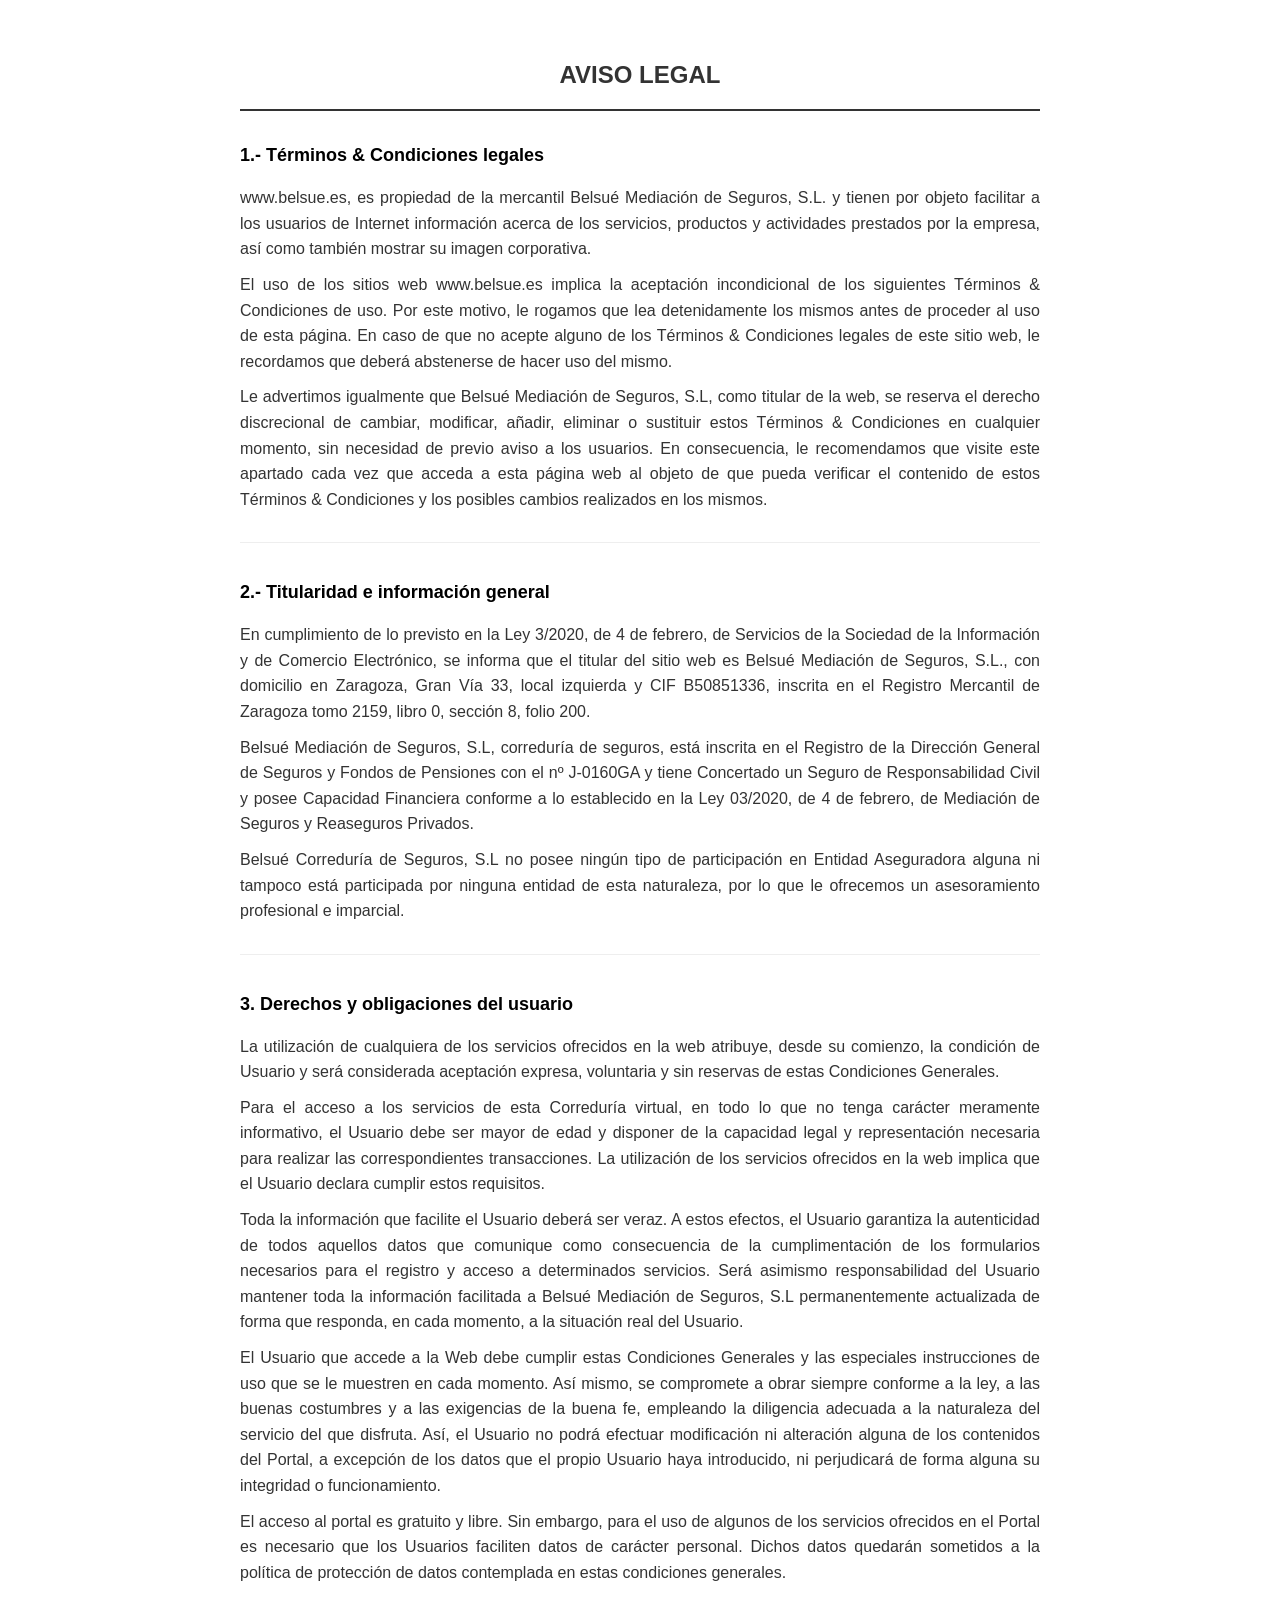
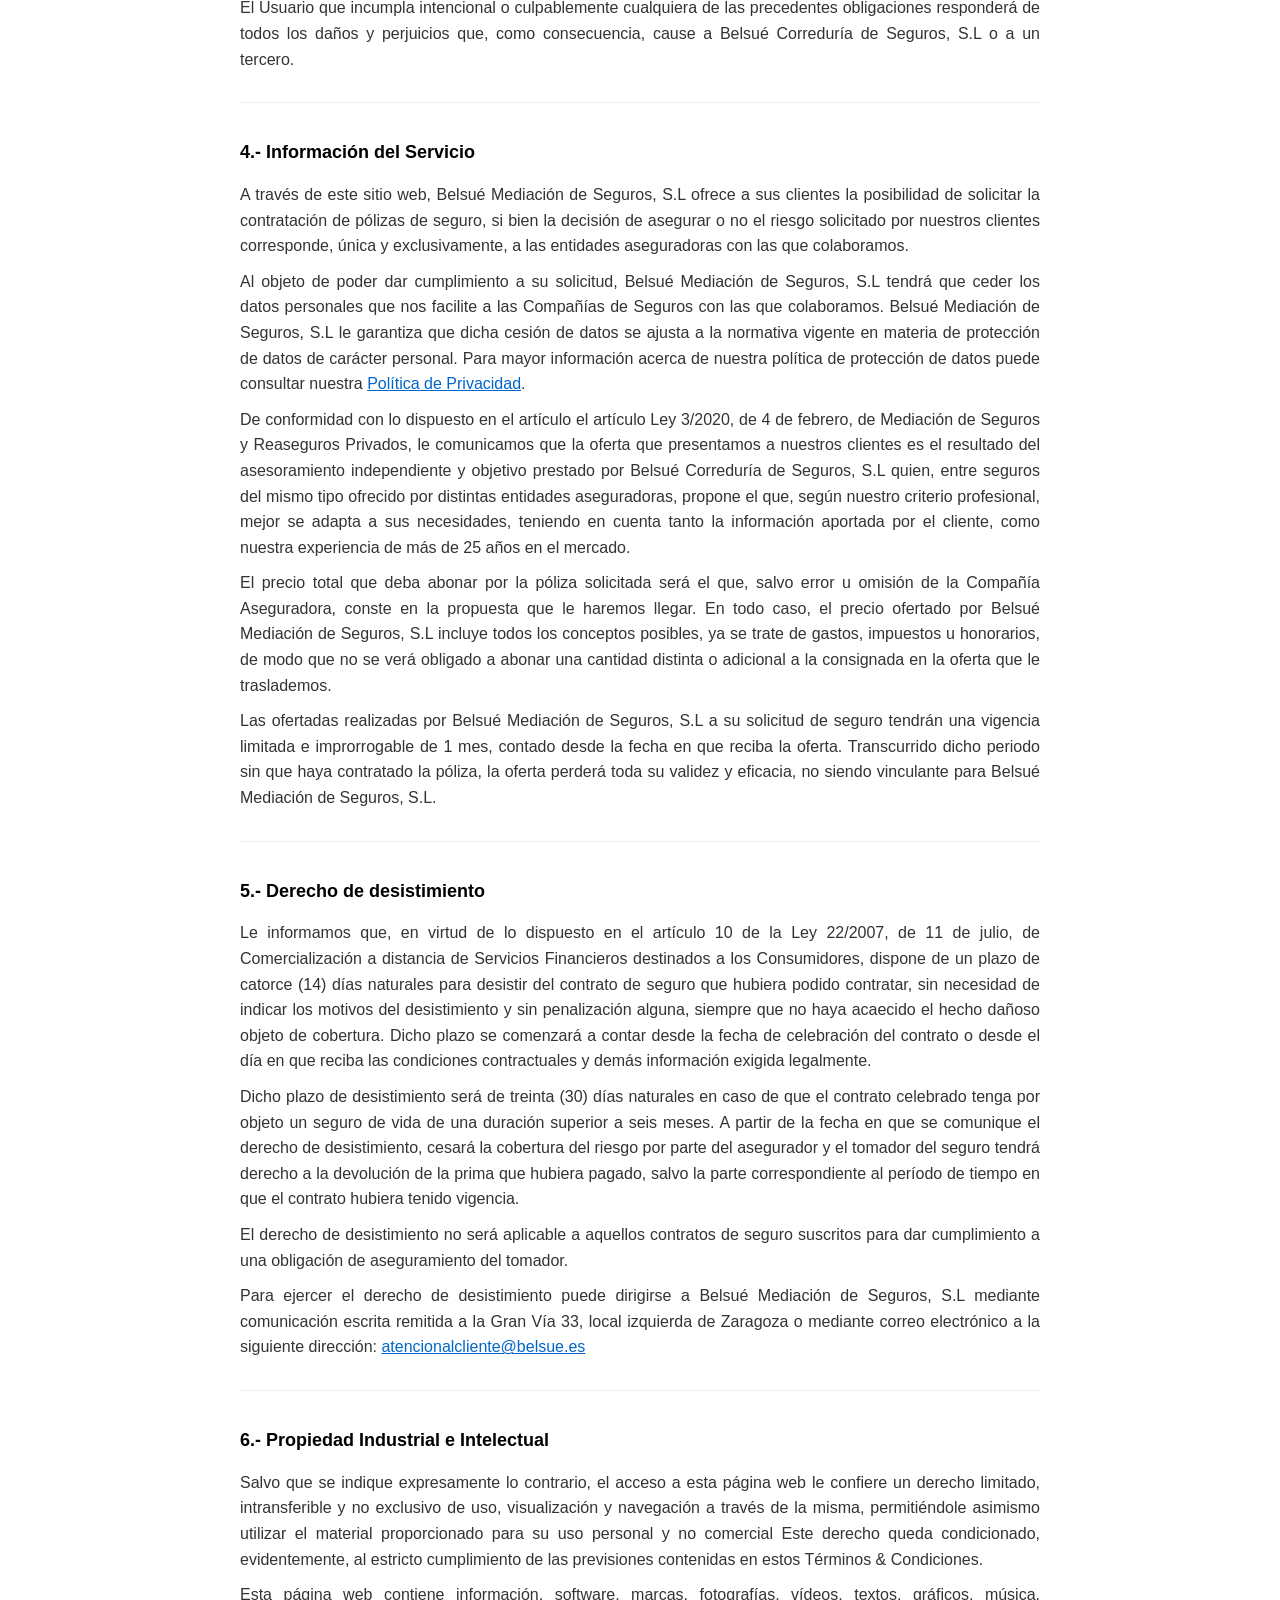
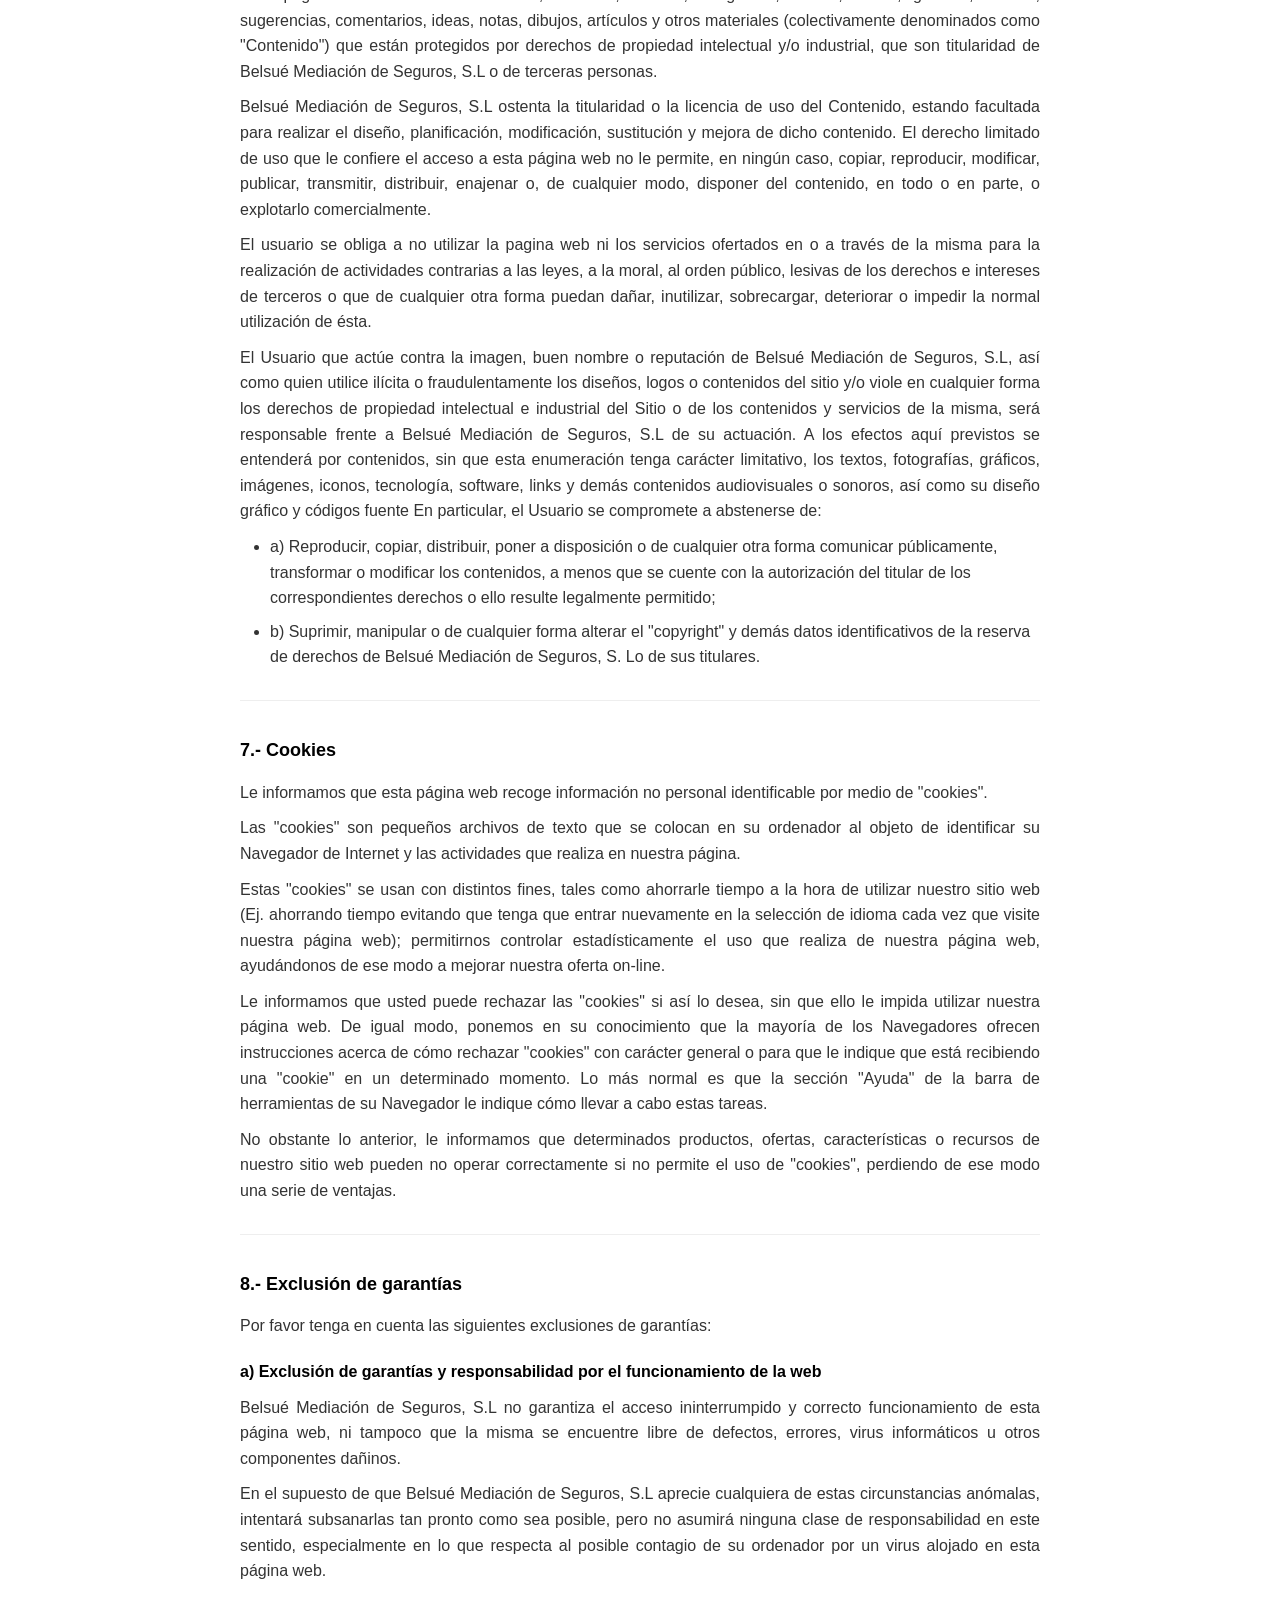
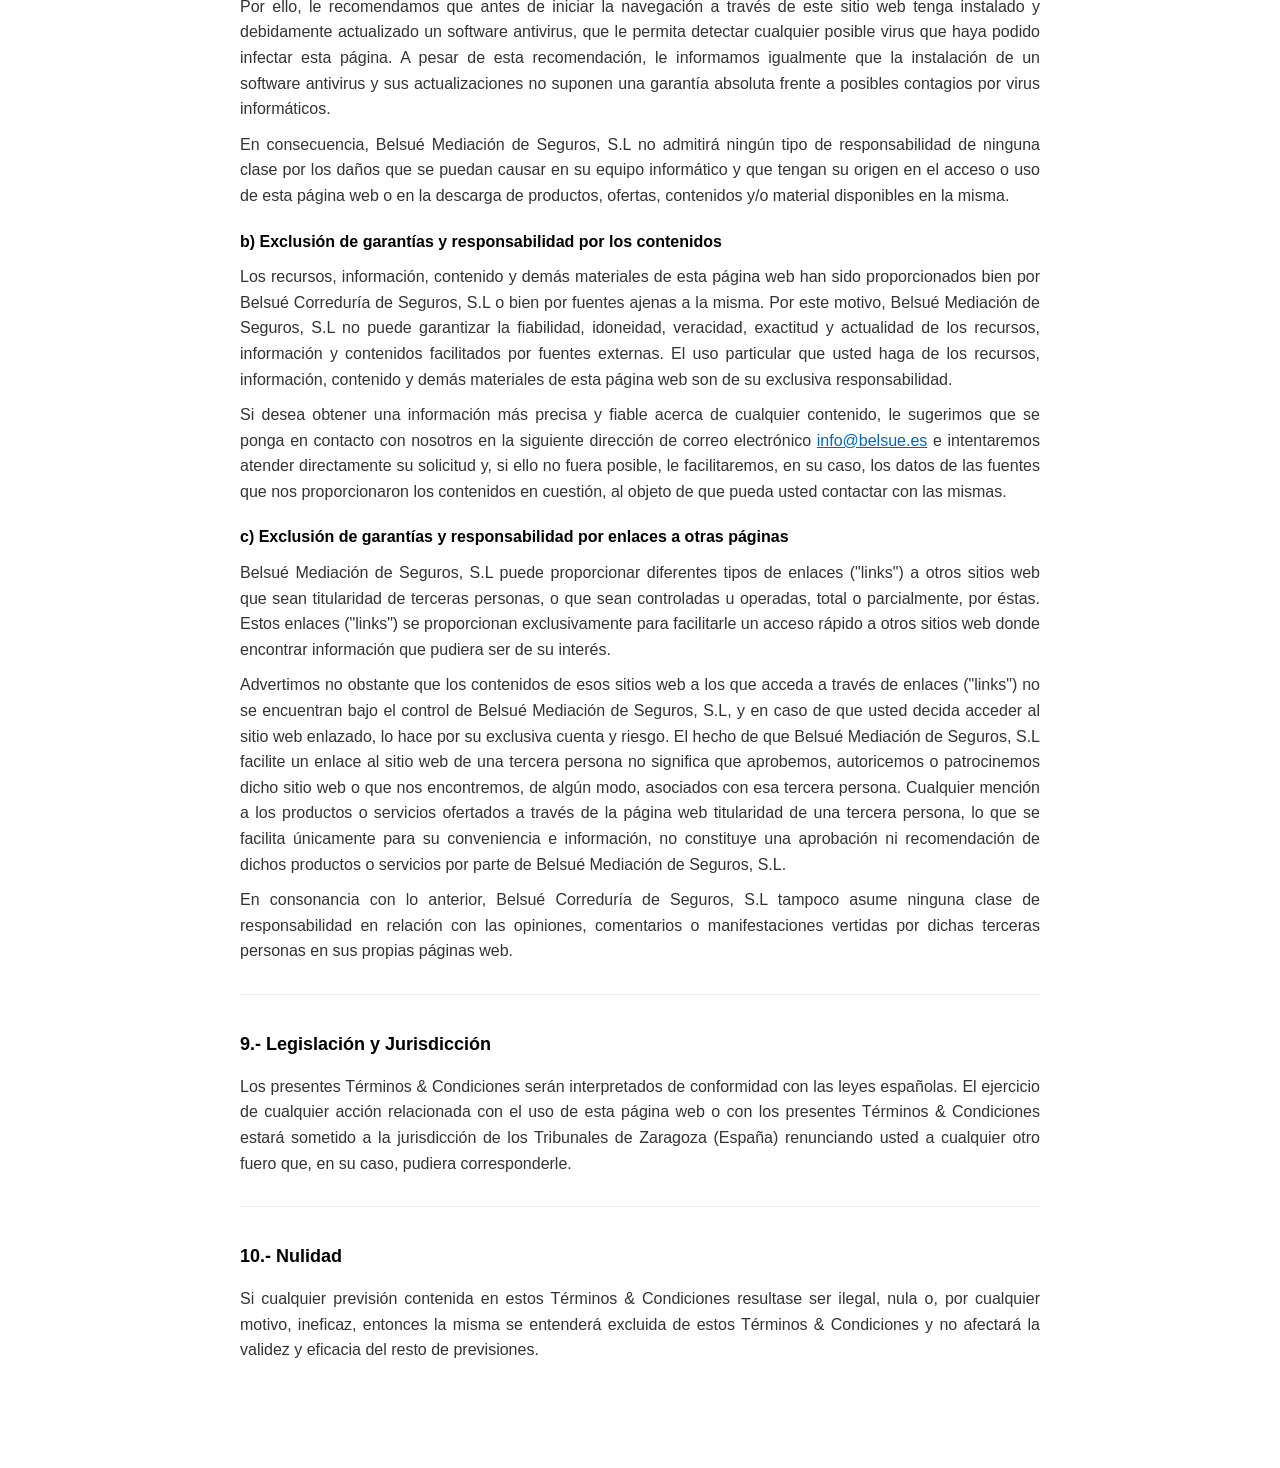
<file: aviso-legal.html>
<!DOCTYPE html>
<html lang="es">
<head>
    <meta charset="UTF-8">
    <meta name="viewport" content="width=device-width, initial-scale=1.0">
    <title>Aviso Legal - CorreSeguro</title>
    <style>
        body {
            font-family: Arial, sans-serif;
            max-width: 800px;
            margin: 0 auto;
            padding: 40px 20px;
            background: #ffffff;
            color: #333;
            line-height: 1.6;
        }
        h1 {
            font-size: 24px;
            margin-bottom: 30px;
            text-align: center;
            border-bottom: 2px solid #333;
            padding-bottom: 15px;
        }
        h2 {
            font-size: 18px;
            margin-top: 30px;
            margin-bottom: 15px;
            color: #000;
            font-weight: bold;
        }
        h3 {
            font-size: 16px;
            margin-top: 20px;
            margin-bottom: 10px;
            color: #000;
            font-weight: bold;
        }
        p {
            margin: 10px 0;
            text-align: justify;
        }
        ul, ol {
            margin: 10px 0;
            padding-left: 30px;
        }
        li {
            margin: 8px 0;
        }
        strong {
            font-weight: bold;
        }
        a {
            color: #0066cc;
            text-decoration: underline;
        }
        .seccion {
            margin-bottom: 35px;
            padding-bottom: 20px;
            border-bottom: 1px solid #eee;
        }
        .seccion:last-child {
            border-bottom: none;
        }
    </style>
</head>
<body>
    <h1>AVISO LEGAL</h1>

    <div class="seccion">
        <h2>1.- Términos & Condiciones legales</h2>
        <p>www.belsue.es, es propiedad de la mercantil Belsué Mediación de Seguros, S.L. y tienen por objeto facilitar a los usuarios de Internet información acerca de los servicios, productos y actividades prestados por la empresa, así como también mostrar su imagen corporativa.</p>
        <p>El uso de los sitios web www.belsue.es implica la aceptación incondicional de los siguientes Términos & Condiciones de uso. Por este motivo, le rogamos que lea detenidamente los mismos antes de proceder al uso de esta página. En caso de que no acepte alguno de los Términos & Condiciones legales de este sitio web, le recordamos que deberá abstenerse de hacer uso del mismo.</p>
        <p>Le advertimos igualmente que Belsué Mediación de Seguros, S.L, como titular de la web, se reserva el derecho discrecional de cambiar, modificar, añadir, eliminar o sustituir estos Términos & Condiciones en cualquier momento, sin necesidad de previo aviso a los usuarios. En consecuencia, le recomendamos que visite este apartado cada vez que acceda a esta página web al objeto de que pueda verificar el contenido de estos Términos & Condiciones y los posibles cambios realizados en los mismos.</p>
    </div>

    <div class="seccion">
        <h2>2.- Titularidad e información general</h2>
        <p>En cumplimiento de lo previsto en la Ley 3/2020, de 4 de febrero, de Servicios de la Sociedad de la Información y de Comercio Electrónico, se informa que el titular del sitio web es Belsué Mediación de Seguros, S.L., con domicilio en Zaragoza, Gran Vía 33, local izquierda y CIF B50851336, inscrita en el Registro Mercantil de Zaragoza tomo 2159, libro 0, sección 8, folio 200.</p>
        <p>Belsué Mediación de Seguros, S.L, correduría de seguros, está inscrita en el Registro de la Dirección General de Seguros y Fondos de Pensiones con el nº J-0160GA y tiene Concertado un Seguro de Responsabilidad Civil y posee Capacidad Financiera conforme a lo establecido en la Ley 03/2020, de 4 de febrero, de Mediación de Seguros y Reaseguros Privados.</p>
        <p>Belsué Correduría de Seguros, S.L no posee ningún tipo de participación en Entidad Aseguradora alguna ni tampoco está participada por ninguna entidad de esta naturaleza, por lo que le ofrecemos un asesoramiento profesional e imparcial.</p>
    </div>

    <div class="seccion">
        <h2>3. Derechos y obligaciones del usuario</h2>
        <p>La utilización de cualquiera de los servicios ofrecidos en la web atribuye, desde su comienzo, la condición de Usuario y será considerada aceptación expresa, voluntaria y sin reservas de estas Condiciones Generales.</p>
        <p>Para el acceso a los servicios de esta Correduría virtual, en todo lo que no tenga carácter meramente informativo, el Usuario debe ser mayor de edad y disponer de la capacidad legal y representación necesaria para realizar las correspondientes transacciones. La utilización de los servicios ofrecidos en la web implica que el Usuario declara cumplir estos requisitos.</p>
        <p>Toda la información que facilite el Usuario deberá ser veraz. A estos efectos, el Usuario garantiza la autenticidad de todos aquellos datos que comunique como consecuencia de la cumplimentación de los formularios necesarios para el registro y acceso a determinados servicios. Será asimismo responsabilidad del Usuario mantener toda la información facilitada a Belsué Mediación de Seguros, S.L permanentemente actualizada de forma que responda, en cada momento, a la situación real del Usuario.</p>
        <p>El Usuario que accede a la Web debe cumplir estas Condiciones Generales y las especiales instrucciones de uso que se le muestren en cada momento. Así mismo, se compromete a obrar siempre conforme a la ley, a las buenas costumbres y a las exigencias de la buena fe, empleando la diligencia adecuada a la naturaleza del servicio del que disfruta. Así, el Usuario no podrá efectuar modificación ni alteración alguna de los contenidos del Portal, a excepción de los datos que el propio Usuario haya introducido, ni perjudicará de forma alguna su integridad o funcionamiento.</p>
        <p>El acceso al portal es gratuito y libre. Sin embargo, para el uso de algunos de los servicios ofrecidos en el Portal es necesario que los Usuarios faciliten datos de carácter personal. Dichos datos quedarán sometidos a la política de protección de datos contemplada en estas condiciones generales.</p>
        <p>El Usuario que incumpla intencional o culpablemente cualquiera de las precedentes obligaciones responderá de todos los daños y perjuicios que, como consecuencia, cause a Belsué Correduría de Seguros, S.L o a un tercero.</p>
    </div>

    <div class="seccion">
        <h2>4.- Información del Servicio</h2>
        <p>A través de este sitio web, Belsué Mediación de Seguros, S.L ofrece a sus clientes la posibilidad de solicitar la contratación de pólizas de seguro, si bien la decisión de asegurar o no el riesgo solicitado por nuestros clientes corresponde, única y exclusivamente, a las entidades aseguradoras con las que colaboramos.</p>
        <p>Al objeto de poder dar cumplimiento a su solicitud, Belsué Mediación de Seguros, S.L tendrá que ceder los datos personales que nos facilite a las Compañías de Seguros con las que colaboramos. Belsué Mediación de Seguros, S.L le garantiza que dicha cesión de datos se ajusta a la normativa vigente en materia de protección de datos de carácter personal. Para mayor información acerca de nuestra política de protección de datos puede consultar nuestra <a href="politica-privacidad.html">Política de Privacidad</a>.</p>
        <p>De conformidad con lo dispuesto en el artículo el artículo Ley 3/2020, de 4 de febrero, de Mediación de Seguros y Reaseguros Privados, le comunicamos que la oferta que presentamos a nuestros clientes es el resultado del asesoramiento independiente y objetivo prestado por Belsué Correduría de Seguros, S.L quien, entre seguros del mismo tipo ofrecido por distintas entidades aseguradoras, propone el que, según nuestro criterio profesional, mejor se adapta a sus necesidades, teniendo en cuenta tanto la información aportada por el cliente, como nuestra experiencia de más de 25 años en el mercado.</p>
        <p>El precio total que deba abonar por la póliza solicitada será el que, salvo error u omisión de la Compañía Aseguradora, conste en la propuesta que le haremos llegar. En todo caso, el precio ofertado por Belsué Mediación de Seguros, S.L incluye todos los conceptos posibles, ya se trate de gastos, impuestos u honorarios, de modo que no se verá obligado a abonar una cantidad distinta o adicional a la consignada en la oferta que le traslademos.</p>
        <p>Las ofertadas realizadas por Belsué Mediación de Seguros, S.L a su solicitud de seguro tendrán una vigencia limitada e improrrogable de 1 mes, contado desde la fecha en que reciba la oferta. Transcurrido dicho periodo sin que haya contratado la póliza, la oferta perderá toda su validez y eficacia, no siendo vinculante para Belsué Mediación de Seguros, S.L.</p>
    </div>

    <div class="seccion">
        <h2>5.- Derecho de desistimiento</h2>
        <p>Le informamos que, en virtud de lo dispuesto en el artículo 10 de la Ley 22/2007, de 11 de julio, de Comercialización a distancia de Servicios Financieros destinados a los Consumidores, dispone de un plazo de catorce (14) días naturales para desistir del contrato de seguro que hubiera podido contratar, sin necesidad de indicar los motivos del desistimiento y sin penalización alguna, siempre que no haya acaecido el hecho dañoso objeto de cobertura. Dicho plazo se comenzará a contar desde la fecha de celebración del contrato o desde el día en que reciba las condiciones contractuales y demás información exigida legalmente.</p>
        <p>Dicho plazo de desistimiento será de treinta (30) días naturales en caso de que el contrato celebrado tenga por objeto un seguro de vida de una duración superior a seis meses. A partir de la fecha en que se comunique el derecho de desistimiento, cesará la cobertura del riesgo por parte del asegurador y el tomador del seguro tendrá derecho a la devolución de la prima que hubiera pagado, salvo la parte correspondiente al período de tiempo en que el contrato hubiera tenido vigencia.</p>
        <p>El derecho de desistimiento no será aplicable a aquellos contratos de seguro suscritos para dar cumplimiento a una obligación de aseguramiento del tomador.</p>
        <p>Para ejercer el derecho de desistimiento puede dirigirse a Belsué Mediación de Seguros, S.L mediante comunicación escrita remitida a la Gran Vía 33, local izquierda de Zaragoza o mediante correo electrónico a la siguiente dirección: <a href="mailto:atencionalcliente@belsue.es">atencionalcliente@belsue.es</a></p>
    </div>

    <div class="seccion">
        <h2>6.- Propiedad Industrial e Intelectual</h2>
        <p>Salvo que se indique expresamente lo contrario, el acceso a esta página web le confiere un derecho limitado, intransferible y no exclusivo de uso, visualización y navegación a través de la misma, permitiéndole asimismo utilizar el material proporcionado para su uso personal y no comercial Este derecho queda condicionado, evidentemente, al estricto cumplimiento de las previsiones contenidas en estos Términos & Condiciones.</p>
        <p>Esta página web contiene información, software, marcas, fotografías, vídeos, textos, gráficos, música, sugerencias, comentarios, ideas, notas, dibujos, artículos y otros materiales (colectivamente denominados como "Contenido") que están protegidos por derechos de propiedad intelectual y/o industrial, que son titularidad de Belsué Mediación de Seguros, S.L o de terceras personas.</p>
        <p>Belsué Mediación de Seguros, S.L ostenta la titularidad o la licencia de uso del Contenido, estando facultada para realizar el diseño, planificación, modificación, sustitución y mejora de dicho contenido. El derecho limitado de uso que le confiere el acceso a esta página web no le permite, en ningún caso, copiar, reproducir, modificar, publicar, transmitir, distribuir, enajenar o, de cualquier modo, disponer del contenido, en todo o en parte, o explotarlo comercialmente.</p>
        <p>El usuario se obliga a no utilizar la pagina web ni los servicios ofertados en o a través de la misma para la realización de actividades contrarias a las leyes, a la moral, al orden público, lesivas de los derechos e intereses de terceros o que de cualquier otra forma puedan dañar, inutilizar, sobrecargar, deteriorar o impedir la normal utilización de ésta.</p>
        <p>El Usuario que actúe contra la imagen, buen nombre o reputación de Belsué Mediación de Seguros, S.L, así como quien utilice ilícita o fraudulentamente los diseños, logos o contenidos del sitio y/o viole en cualquier forma los derechos de propiedad intelectual e industrial del Sitio o de los contenidos y servicios de la misma, será responsable frente a Belsué Mediación de Seguros, S.L de su actuación. A los efectos aquí previstos se entenderá por contenidos, sin que esta enumeración tenga carácter limitativo, los textos, fotografías, gráficos, imágenes, iconos, tecnología, software, links y demás contenidos audiovisuales o sonoros, así como su diseño gráfico y códigos fuente En particular, el Usuario se compromete a abstenerse de:</p>
        <ul>
            <li>a) Reproducir, copiar, distribuir, poner a disposición o de cualquier otra forma comunicar públicamente, transformar o modificar los contenidos, a menos que se cuente con la autorización del titular de los correspondientes derechos o ello resulte legalmente permitido;</li>
            <li>b) Suprimir, manipular o de cualquier forma alterar el "copyright" y demás datos identificativos de la reserva de derechos de Belsué Mediación de Seguros, S. Lo de sus titulares.</li>
        </ul>
    </div>

    <div class="seccion">
        <h2>7.- Cookies</h2>
        <p>Le informamos que esta página web recoge información no personal identificable por medio de "cookies".</p>
        <p>Las "cookies" son pequeños archivos de texto que se colocan en su ordenador al objeto de identificar su Navegador de Internet y las actividades que realiza en nuestra página.</p>
        <p>Estas "cookies" se usan con distintos fines, tales como ahorrarle tiempo a la hora de utilizar nuestro sitio web (Ej. ahorrando tiempo evitando que tenga que entrar nuevamente en la selección de idioma cada vez que visite nuestra página web); permitirnos controlar estadísticamente el uso que realiza de nuestra página web, ayudándonos de ese modo a mejorar nuestra oferta on-line.</p>
        <p>Le informamos que usted puede rechazar las "cookies" si así lo desea, sin que ello le impida utilizar nuestra página web. De igual modo, ponemos en su conocimiento que la mayoría de los Navegadores ofrecen instrucciones acerca de cómo rechazar "cookies" con carácter general o para que le indique que está recibiendo una "cookie" en un determinado momento. Lo más normal es que la sección "Ayuda" de la barra de herramientas de su Navegador le indique cómo llevar a cabo estas tareas.</p>
        <p>No obstante lo anterior, le informamos que determinados productos, ofertas, características o recursos de nuestro sitio web pueden no operar correctamente si no permite el uso de "cookies", perdiendo de ese modo una serie de ventajas.</p>
    </div>

    <div class="seccion">
        <h2>8.- Exclusión de garantías</h2>
        <p>Por favor tenga en cuenta las siguientes exclusiones de garantías:</p>
        
        <h3>a) Exclusión de garantías y responsabilidad por el funcionamiento de la web</h3>
        <p>Belsué Mediación de Seguros, S.L no garantiza el acceso ininterrumpido y correcto funcionamiento de esta página web, ni tampoco que la misma se encuentre libre de defectos, errores, virus informáticos u otros componentes dañinos.</p>
        <p>En el supuesto de que Belsué Mediación de Seguros, S.L aprecie cualquiera de estas circunstancias anómalas, intentará subsanarlas tan pronto como sea posible, pero no asumirá ninguna clase de responsabilidad en este sentido, especialmente en lo que respecta al posible contagio de su ordenador por un virus alojado en esta página web.</p>
        <p>Por ello, le recomendamos que antes de iniciar la navegación a través de este sitio web tenga instalado y debidamente actualizado un software antivirus, que le permita detectar cualquier posible virus que haya podido infectar esta página. A pesar de esta recomendación, le informamos igualmente que la instalación de un software antivirus y sus actualizaciones no suponen una garantía absoluta frente a posibles contagios por virus informáticos.</p>
        <p>En consecuencia, Belsué Mediación de Seguros, S.L no admitirá ningún tipo de responsabilidad de ninguna clase por los daños que se puedan causar en su equipo informático y que tengan su origen en el acceso o uso de esta página web o en la descarga de productos, ofertas, contenidos y/o material disponibles en la misma.</p>
        
        <h3>b) Exclusión de garantías y responsabilidad por los contenidos</h3>
        <p>Los recursos, información, contenido y demás materiales de esta página web han sido proporcionados bien por Belsué Correduría de Seguros, S.L o bien por fuentes ajenas a la misma. Por este motivo, Belsué Mediación de Seguros, S.L no puede garantizar la fiabilidad, idoneidad, veracidad, exactitud y actualidad de los recursos, información y contenidos facilitados por fuentes externas. El uso particular que usted haga de los recursos, información, contenido y demás materiales de esta página web son de su exclusiva responsabilidad.</p>
        <p>Si desea obtener una información más precisa y fiable acerca de cualquier contenido, le sugerimos que se ponga en contacto con nosotros en la siguiente dirección de correo electrónico <a href="mailto:info@belsue.es">info@belsue.es</a> e intentaremos atender directamente su solicitud y, si ello no fuera posible, le facilitaremos, en su caso, los datos de las fuentes que nos proporcionaron los contenidos en cuestión, al objeto de que pueda usted contactar con las mismas.</p>
        
        <h3>c) Exclusión de garantías y responsabilidad por enlaces a otras páginas</h3>
        <p>Belsué Mediación de Seguros, S.L puede proporcionar diferentes tipos de enlaces ("links") a otros sitios web que sean titularidad de terceras personas, o que sean controladas u operadas, total o parcialmente, por éstas. Estos enlaces ("links") se proporcionan exclusivamente para facilitarle un acceso rápido a otros sitios web donde encontrar información que pudiera ser de su interés.</p>
        <p>Advertimos no obstante que los contenidos de esos sitios web a los que acceda a través de enlaces ("links") no se encuentran bajo el control de Belsué Mediación de Seguros, S.L, y en caso de que usted decida acceder al sitio web enlazado, lo hace por su exclusiva cuenta y riesgo. El hecho de que Belsué Mediación de Seguros, S.L facilite un enlace al sitio web de una tercera persona no significa que aprobemos, autoricemos o patrocinemos dicho sitio web o que nos encontremos, de algún modo, asociados con esa tercera persona. Cualquier mención a los productos o servicios ofertados a través de la página web titularidad de una tercera persona, lo que se facilita únicamente para su conveniencia e información, no constituye una aprobación ni recomendación de dichos productos o servicios por parte de Belsué Mediación de Seguros, S.L.</p>
        <p>En consonancia con lo anterior, Belsué Correduría de Seguros, S.L tampoco asume ninguna clase de responsabilidad en relación con las opiniones, comentarios o manifestaciones vertidas por dichas terceras personas en sus propias páginas web.</p>
    </div>

    <div class="seccion">
        <h2>9.- Legislación y Jurisdicción</h2>
        <p>Los presentes Términos & Condiciones serán interpretados de conformidad con las leyes españolas. El ejercicio de cualquier acción relacionada con el uso de esta página web o con los presentes Términos & Condiciones estará sometido a la jurisdicción de los Tribunales de Zaragoza (España) renunciando usted a cualquier otro fuero que, en su caso, pudiera corresponderle.</p>
    </div>

    <div class="seccion">
        <h2>10.- Nulidad</h2>
        <p>Si cualquier previsión contenida en estos Términos & Condiciones resultase ser ilegal, nula o, por cualquier motivo, ineficaz, entonces la misma se entenderá excluida de estos Términos & Condiciones y no afectará la validez y eficacia del resto de previsiones.</p>
    </div>

</body>
</html>
</file>
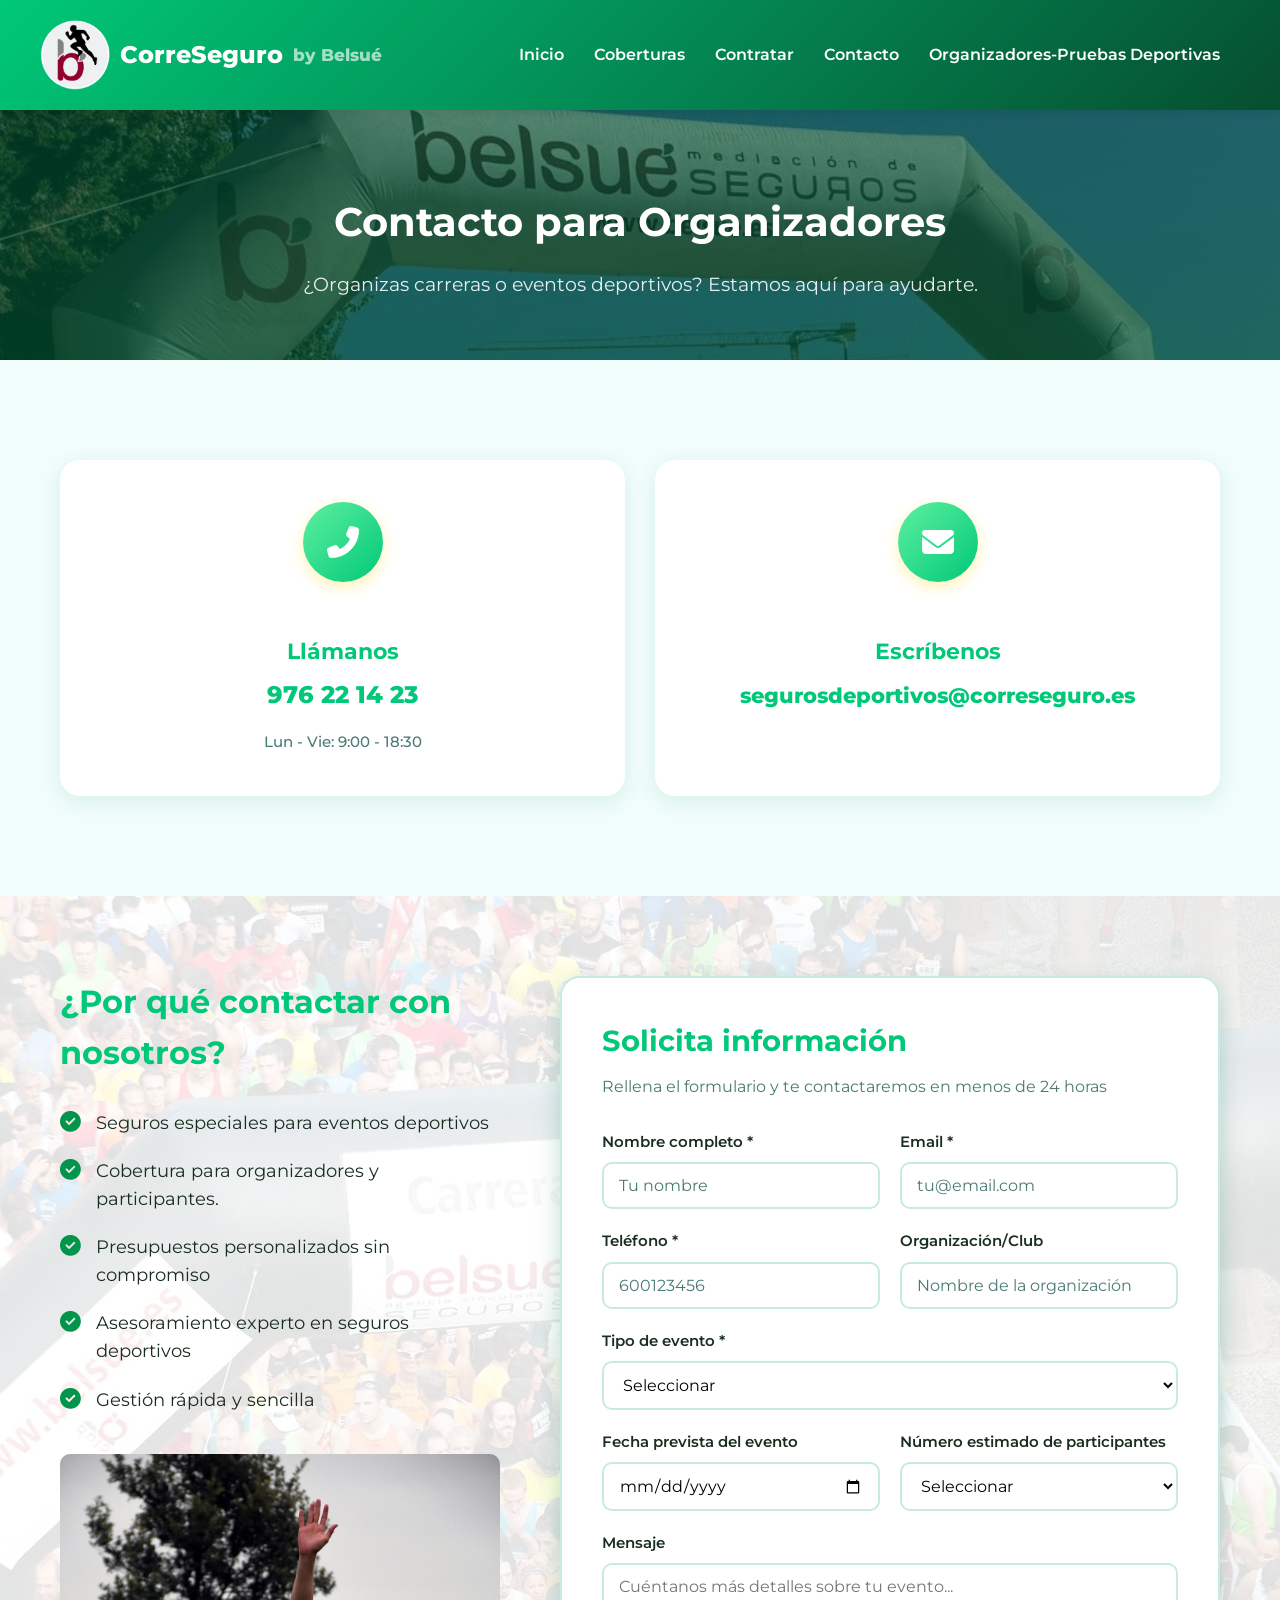
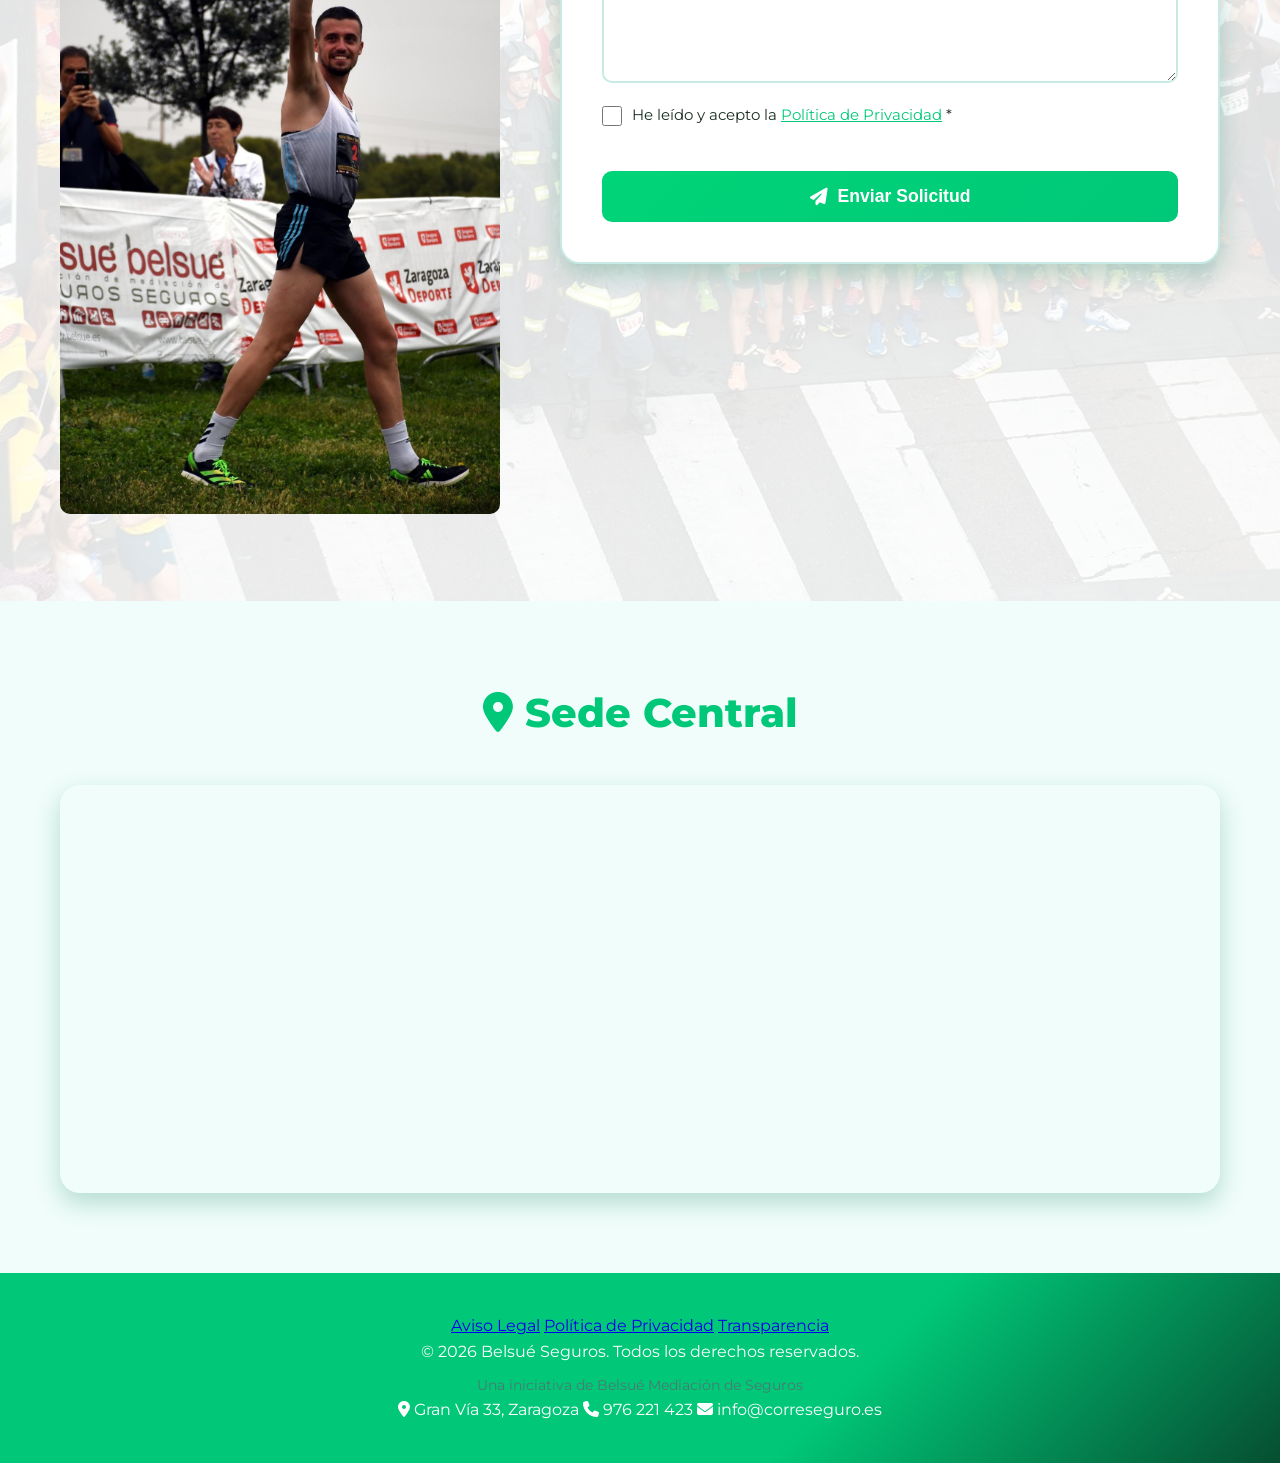
<file: contorg.html>
<!DOCTYPE html>
<html lang="es">
<head>
    <meta charset="UTF-8">
    <meta name="viewport" content="width=device-width, initial-scale=1.0">
    <title>Contacto Organizadores - CorreSeguro</title>
    <meta name="description" content="Contacta con nosotros si eres organizador de pruebas deportivas. Te ofrecemos seguros especiales para tus eventos.">
    <link rel="icon" type="image/png" href="images/logo1.png">
    <link rel="stylesheet" href="css/styles.css">
    <link rel="stylesheet" href="css/contorg.css">
    <!-- Font Awesome -->
    <link rel="stylesheet" href="css/fontawesome/all.min.css">
    <!-- Google Fonts -->
    <link href="https://fonts.googleapis.com/css2?family=Montserrat:wght@400;600;700;800&display=swap" rel="stylesheet">
</head>
<body>
    <!-- NAVBAR -->
    <nav class="navbar">
        <div class="container nav-container">
            <div class="logo">
                <img src="images/logo3.png" alt="CorreSeguro" style="height: 70px; width: auto; margin-left: -20px;">
                <span>CorreSeguro</span>
                <span style="font-size: 0.7em; opacity: 0.8;"><a href="https://www.belsue.es/" class="enlaceWeb" target="_blank" rel="noopener noreferrer">by Belsué</a></span>
            </div>
            <ul class="nav-menu">
                <li><a href="index.html">Inicio</a></li>
                <li><a href="index.html#coberturas">Coberturas</a></li>
                <li><a href="eventos.html">Eventos</a></li>
                <li><a href="index.html#formulario">Contratar</a></li>
                <li><a href="contacto.html" class="active">Contacto</a></li>
            </ul>
        </div>
    </nav>

    <!-- HEADER -->
    <header class="page-header contacto-header">
        <div class="container">
            <h1>Contacto para Organizadores</h1>
            <p>¿Organizas carreras o eventos deportivos? Estamos aquí para ayudarte.</p>
        </div>
    </header>

    <!-- CONTACTO DIRECTO -->
    <section class="contacto-directo">
        <div class="container">
            <div class="contacto-cards">
                <!-- TELÉFONO -->
                <div class="contacto-card">
                    <div class="contacto-icon">
                        <i class="fas fa-phone-alt"></i>
                    </div>
                    <div class="contacto-info">
                        <h3>Llámanos</h3>
                        <p class="contacto-dato">
                            <a href="tel:+34900123456">976 22 14 23</a>
                        </p>
                        <p class="contacto-horario">Lun - Vie: 9:00 - 18:30</p>
                    </div>
                </div>

                <!-- EMAIL -->
                <div class="contacto-card">
                    <div class="contacto-icon">
                        <i class="fas fa-envelope"></i>
                    </div>
                    <div class="contacto-info">
                        <h3>Escríbenos</h3>
                        <p class="contacto-dato">
                            <a href="mailto:segurosdepoliza@correseguro.es">segurosdeportivos@correseguro.es</a>
                        </p>
                        
                    </div>
                </div>

            </div>
        </div>
    </section>

    <!-- FORMULARIO DE CONTACTO -->
    <section class="formulario-contacto">
        <div class="container">
            <div class="formulario-wrapper">
                <div class="formulario-info">
                    <h2>¿Por qué contactar con nosotros?</h2>
                    <ul class="beneficios-lista">
                        <li>
                            <i class="fas fa-check-circle"></i>
                            <span>Seguros especiales para eventos deportivos</span>
                        </li>
                        <li>
                            <i class="fas fa-check-circle"></i>
                            <span>Cobertura para organizadores y participantes.</span>
                        </li>
                        <li>
                            <i class="fas fa-check-circle"></i>
                            <span>Presupuestos personalizados sin compromiso</span>
                        </li>
                        <li>
                            <i class="fas fa-check-circle"></i>
                            <span>Asesoramiento experto en seguros deportivos</span>
                        </li>
                        <li>
                            <i class="fas fa-check-circle"></i>
                            <span>Gestión rápida y sencilla</span>
                        </li>
                    </ul>
                    <img src="images/carrera8.JPG" alt="Carrera runners" style="width:100%; border-radius:10px; margin-top:20px; object-fit:cover;">
                </div>

                <div class="formulario-box">
                    <h3>Solicita información</h3>
                    <p class="formulario-subtitulo">Rellena el formulario y te contactaremos en menos de 24 horas</p>
                    
                    <form id="contactoForm" class="contacto-form">
                        <div class="form-row">
                            <div class="form-group">
                                <label for="nombre_org">Nombre completo *</label>
                                <input type="text" id="nombre_org" name="nombre" required placeholder="Tu nombre">
                            </div>
                            <div class="form-group">
                                <label for="email_org">Email *</label>
                                <input type="email" id="email_org" name="email" required placeholder="tu@email.com">
                            </div>
                        </div>

                        <div class="form-row">
                            <div class="form-group">
                                <label for="telefono_org">Teléfono *</label>
                                <input type="tel" id="telefono_org" name="telefono" required placeholder="600123456">
                            </div>
                            <div class="form-group">
                                <label for="empresa">Organización/Club</label>
                                <input type="text" id="empresa" name="empresa" placeholder="Nombre de la organización">
                            </div>
                        </div>

                        <div class="form-row">
                            <div class="form-group full-width">
                                <label for="tipo_evento">Tipo de evento *</label>
                                <select id="tipo_evento" name="tipo_evento" required>
                                    <option value="">Seleccionar</option>
                                    <option value="Maratón">Maratón</option>
                                    <option value="Media Maratón">Media Maratón</option>
                                    <option value="Carrera Popular">Carrera Popular</option>
                                    <option value="Trail Running">Trail Running</option>
                                    <option value="Triatlón">Triatlón</option>
                                    <option value="Triatlón">BTT</option>
                                    <option value="Triatlón">Cicloturismo</option>
                                    <option value="Otro">Otro</option>
                                </select>
                            </div>
                        </div>

                        <div class="form-row">
                            <div class="form-group">
                                <label for="fecha_evento">Fecha prevista del evento</label>
                                <input type="date" id="fecha_evento" name="fecha_evento">
                            </div>
                            <div class="form-group">
                                <label for="participantes">Número estimado de participantes</label>
                                <select id="participantes" name="participantes">
                                    <option value="">Seleccionar</option>
                                    <option value="0-100">0-100</option>
                                    <option value="100-500">100-500</option>
                                    <option value="500-1000">500-1000</option>
                                    <option value="1000-5000">1000-5000</option>
                                    <option value="5000+">5000+</option>
                                </select>
                            </div>
                        </div>

                        <div class="form-row">
                            <div class="form-group full-width">
                                <label for="mensaje">Mensaje</label>
                                <textarea id="mensaje" name="mensaje" rows="4" placeholder="Cuéntanos más detalles sobre tu evento..."></textarea>
                            </div>
                        </div>

                        <div class="form-row legal">
                            <div class="checkbox-group">
                                <input type="checkbox" id="privacidad_org" name="privacidad" required>
                                <label for="privacidad_org">He leído y acepto la <a href="politica-privacidad.html" target="_blank" rel="noopener noreferrer">Política de Privacidad</a> *</label>
                            </div>
                        </div>

                        <button type="submit" class="btn-submit-org">
                            <i class="fas fa-paper-plane"></i> Enviar Solicitud
                        </button>
                    </form>
                </div>
            </div>
        </div>
    </section>

    <!-- MAPA (OPCIONAL) -->
    <section class="mapa-section">
        <div class="container">
            <h2 class="section-title"><i class="fas fa-map-marker-alt"></i> Sede Central</h2>
            <div class="mapa-container">
                <iframe 
                    src="https://www.google.com/maps/embed?pb=!1m18!1m12!1m3!1d3037.5678901234567!2d-0.8924237!3d41.6450863!2m3!1f0!2f0!3f0!3m2!1i1024!2i768!4f13.1!3m3!1m2!1s0xd5914dc7a15a3cf%3A0xacaa8120db4a8786!2sBelsu%C3%A9%20Mediaci%C3%B3n%20de%20Seguros!5e0!3m2!1ses!2ses!4v1234567890123!5m2!1ses!2ses" 
                    width="100%" 
                    height="400" 
                    style="border:0; border-radius: 15px;" 
                    allowfullscreen="" 
                    loading="lazy">
                </iframe>
            </div>
        </div>
    </section>

    <!-- FOOTER -->
    <footer class="footer">
        <div class="container">
            <p>&copy; 2026 Belsué Seguros. Todos los derechos reservados.</p>
            <p class="footer-note">Seguro emitido a través de Surne Compañía de Seguros</p>
            <p class="footer-note">Una iniciativa de Belsué Mediación de Seguros</p>
        </div>
    </footer>

    <script src="js/contorg.js"></script>
    <script src="js/components.js"></script>
</body>
</html>
</file>
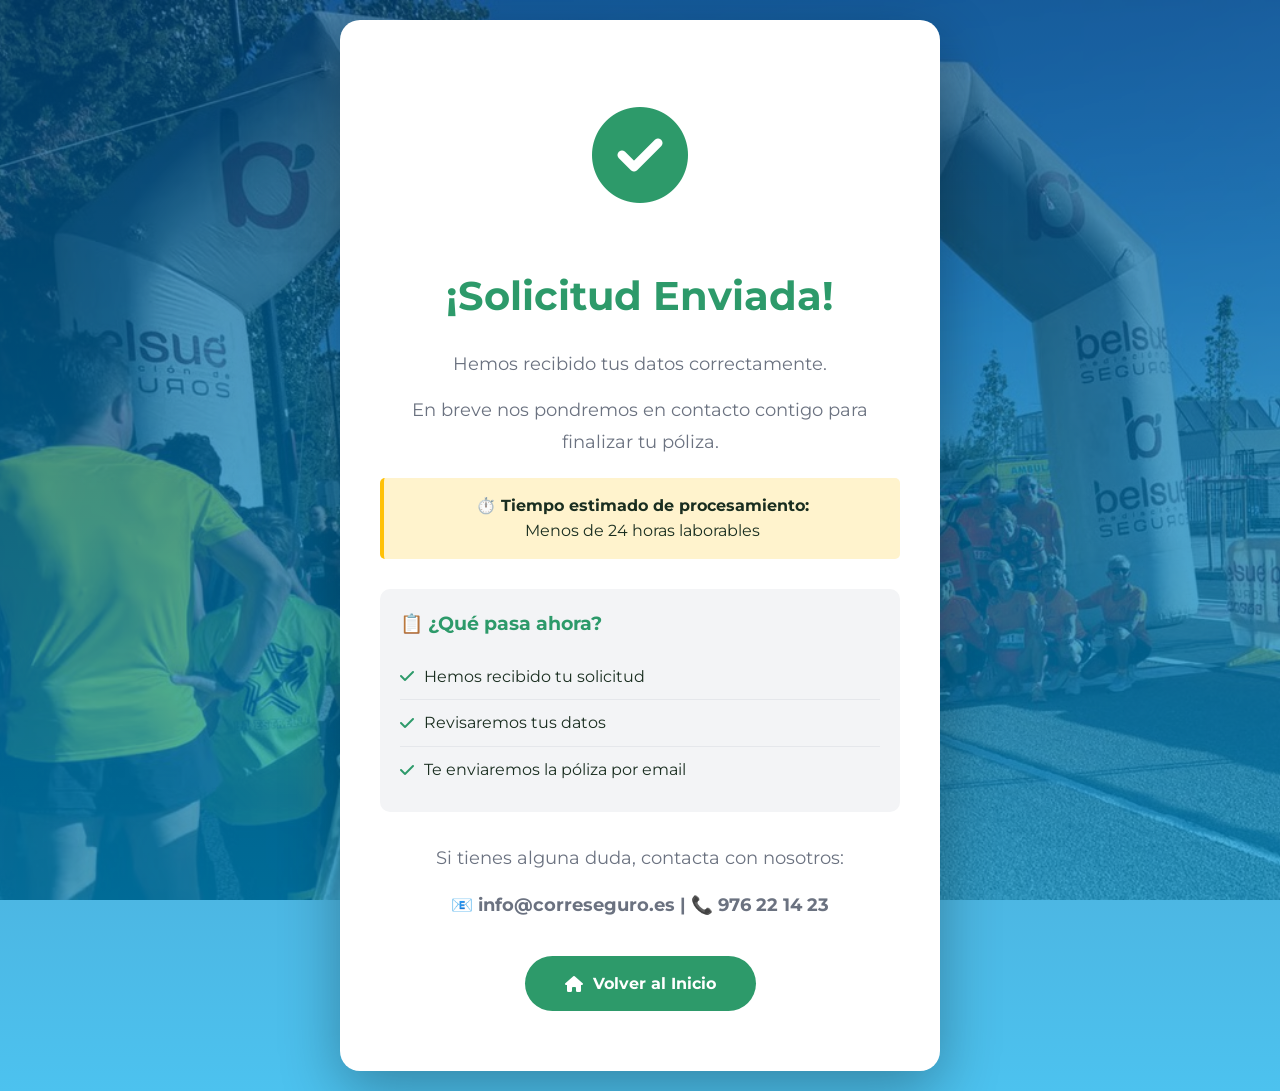
<file: gracias.html>
<!DOCTYPE html>
<html lang="es">
<head>
    <meta charset="UTF-8">
    <meta name="viewport" content="width=device-width, initial-scale=1.0">
    <title>¡Gracias! - CorreSeguro</title>
    <link rel="stylesheet" href="css/styles.css">
    <link rel="stylesheet" href="css/fontawesome/all.min.css">
    <link href="https://fonts.googleapis.com/css2?family=Montserrat:wght@400;600;700;800&display=swap" rel="stylesheet">
    <style>
        .gracias-page {
            min-height: 100vh;
            display: flex;
            align-items: center;
            justify-content: center;
            background: linear-gradient(rgba(0, 78, 137, 0.7), rgba(0, 168, 232, 0.7)), url('images/carrera1.avif') center/cover no-repeat fixed;
            padding: 20px;
        }
        .gracias-content {
            background: white;
            padding: 60px 40px;
            border-radius: 20px;
            text-align: center;
            max-width: 600px;
            box-shadow: 0 20px 60px rgba(0,0,0,0.3);
        }
        .gracias-icon {
            font-size: 6rem;
            color: #2D9A6A;
            margin-bottom: 30px;
            animation: bounce 1s ease;
        }
        @keyframes bounce {
            0%, 20%, 50%, 80%, 100% { transform: translateY(0); }
            40% { transform: translateY(-30px); }
            60% { transform: translateY(-15px); }
        }
        .gracias-content h1 {
            color: #2D9A6A;
            font-size: 2.5rem;
            margin-bottom: 20px;
        }
        .gracias-content p {
            color: #6B7280;
            font-size: 1.1rem;
            margin-bottom: 15px;
            line-height: 1.8;
        }
        .gracias-info {
            background: #F3F4F6;
            padding: 20px;
            border-radius: 10px;
            margin: 30px 0;
            text-align: left;
        }
        .gracias-info h3 {
            color: #2D9A6A;
            margin-bottom: 15px;
        }
        .gracias-info ul {
            list-style: none;
            padding: 0;
        }
        .gracias-info li {
            padding: 10px 0;
            border-bottom: 1px solid #E5E7EB;
            display: flex;
            align-items: center;
            gap: 10px;
        }
        .gracias-info li:last-child {
            border-bottom: none;
        }
        .gracias-info li i {
            color: #2D9A6A;
        }
        .btn-volver {
            display: inline-flex;
            align-items: center;
            gap: 10px;
            background: #2D9A6A;
            color: white;
            padding: 15px 40px;
            border-radius: 50px;
            text-decoration: none;
            font-weight: 700;
            margin-top: 20px;
            transition: all 0.3s;
        }
        .btn-volver:hover {
            background: #E55A2B;
            transform: translateY(-3px);
        }
        .tiempo-estimado {
            background: #FFF3CD;
            border-left: 4px solid #FFC107;
            padding: 15px 20px;
            margin: 20px 0;
            border-radius: 5px;
        }
    </style>
</head>
<body>
    <div class="gracias-page">
        <div class="gracias-content">
            <div class="gracias-icon">
                <i class="fas fa-check-circle"></i>
            </div>
            <h1>¡Solicitud Enviada!</h1>
            <p>Hemos recibido tus datos correctamente.</p>
            <p>En breve nos pondremos en contacto contigo para finalizar tu póliza.</p>
            
            <div class="tiempo-estimado">
                <strong>⏱️ Tiempo estimado de procesamiento:</strong><br>
                Menos de 24 horas laborables
            </div>
            
            <div class="gracias-info">
                <h3>📋 ¿Qué pasa ahora?</h3>
                <ul>
                    <li><i class="fas fa-check"></i> Hemos recibido tu solicitud</li>
                    <li><i class="fas fa-check"></i> Revisaremos tus datos</li>
                    <li><i class="fas fa-check"></i> Te enviaremos la póliza por email</li>
                </ul>
            </div>
            
            <p>Si tienes alguna duda, contacta con nosotros:</p>
            <p><strong>📧 info@correseguro.es | 📞 976 22 14 23</strong></p>
            
            <a href="index.html" class="btn-volver">
                <i class="fas fa-home"></i> Volver al Inicio
            </a>
        </div>
    </div>
</body>
</html>
</file>
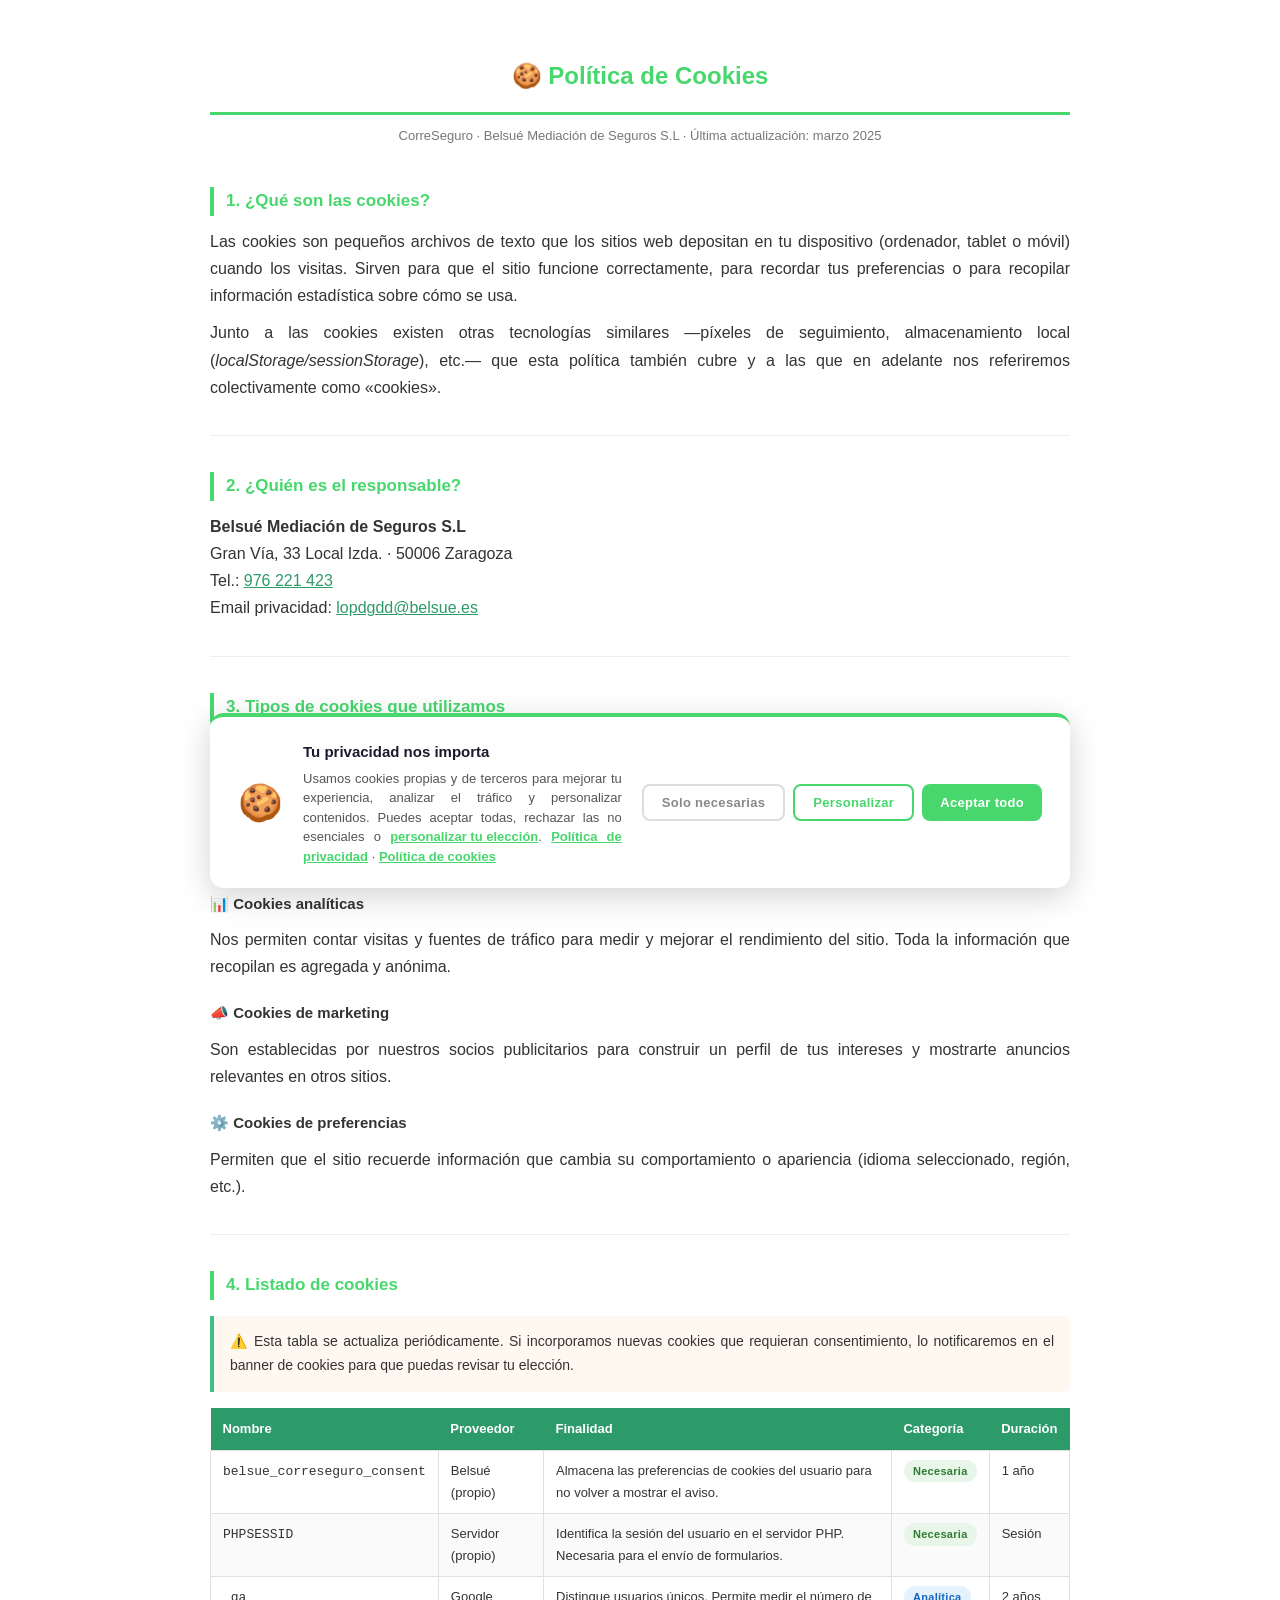
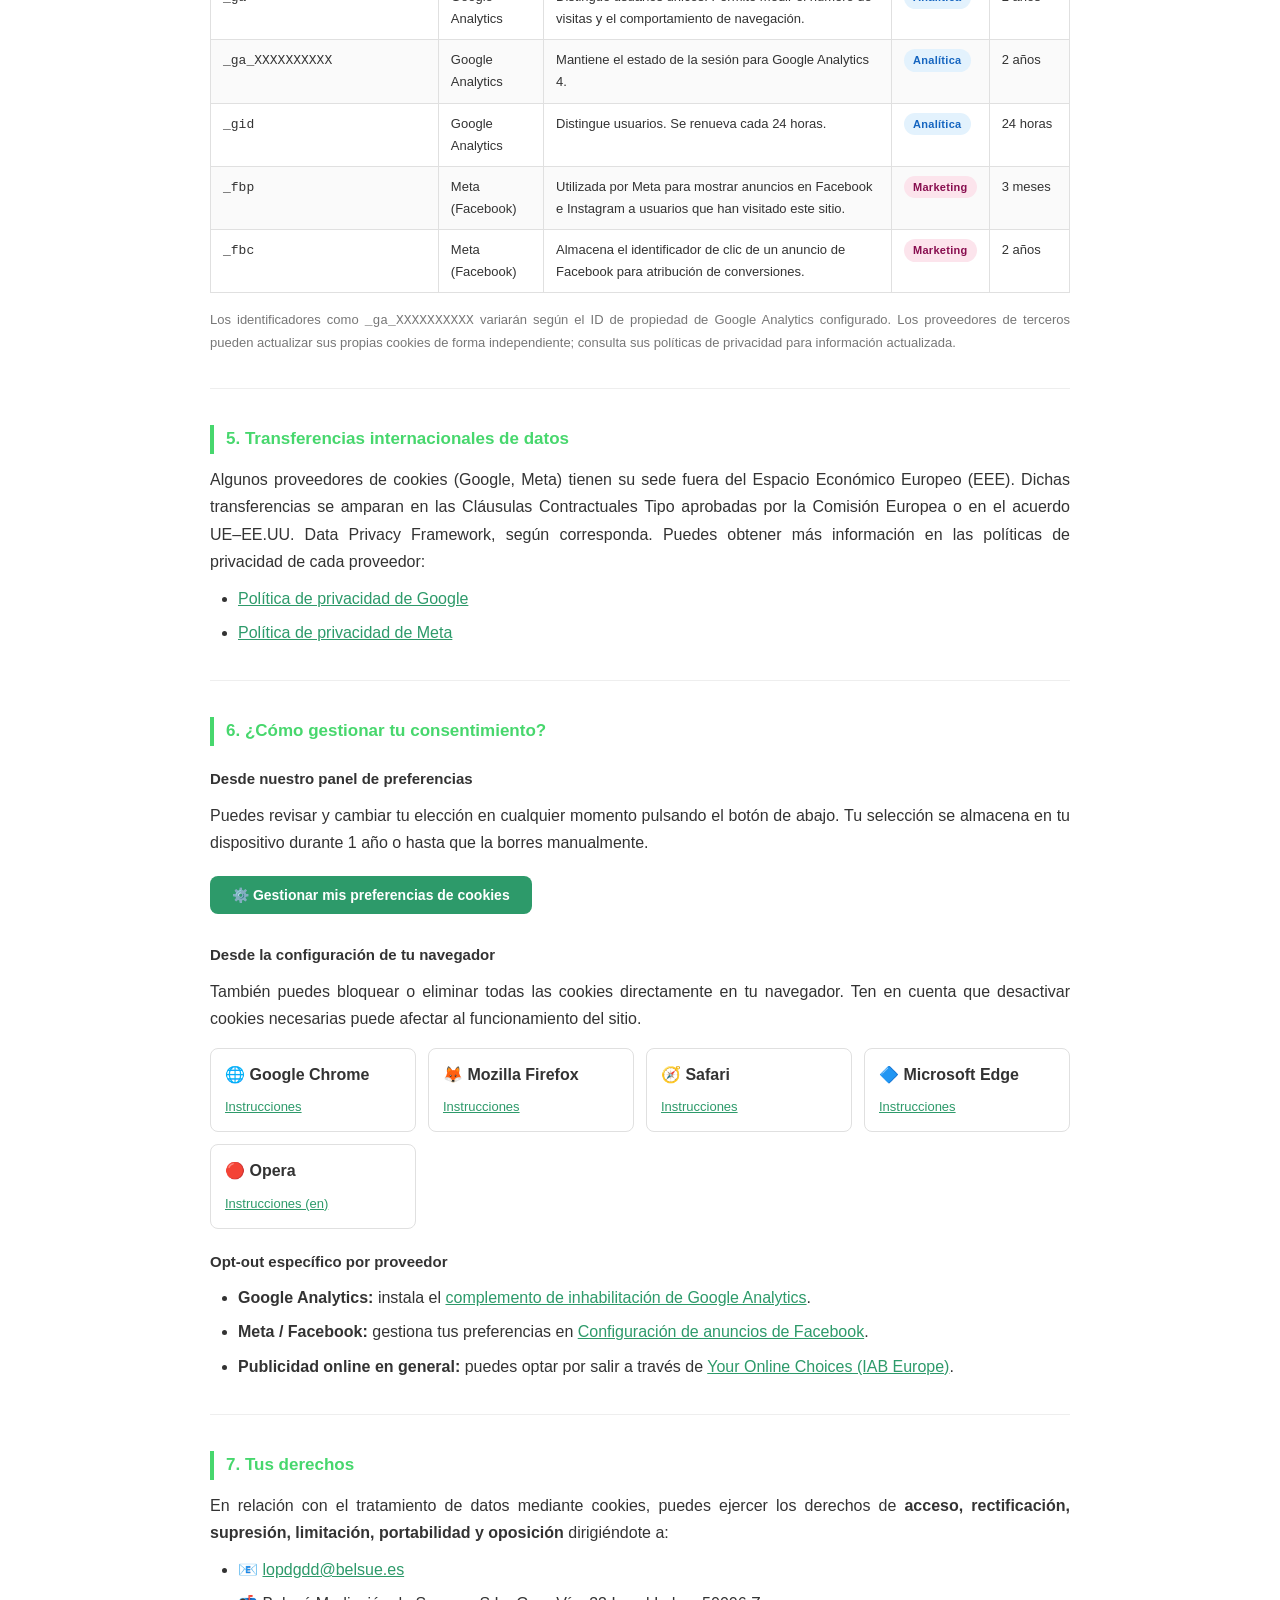
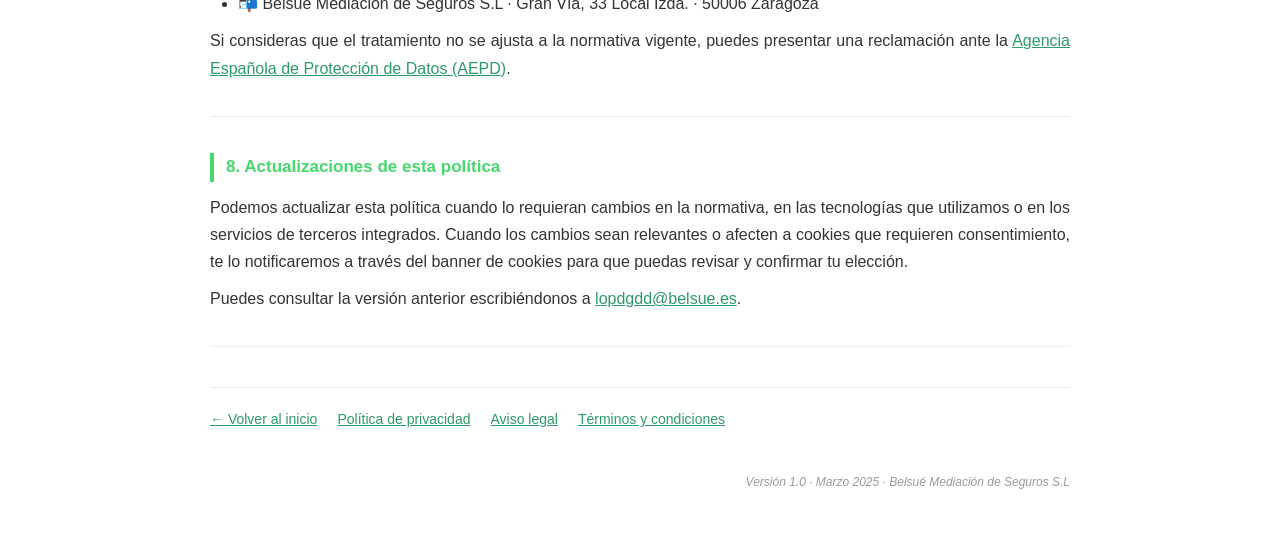
<file: politica-cookies.html>
<!DOCTYPE html>
<html lang="es">
<head>
    <meta charset="UTF-8">
    <meta name="viewport" content="width=device-width, initial-scale=1.0">
    <title>Política de Cookies - CorreSeguro by Belsué</title>
    <style>
        body {
            font-family: Arial, sans-serif;
            max-width: 860px;
            margin: 0 auto;
            padding: 40px 20px;
            background: #ffffff;
            color: #333;
            line-height: 1.7;
        }
        h1 {
            font-size: 24px;
            margin-bottom: 8px;
            text-align: center;
            color: #47D76D;
            border-bottom: 3px solid #47D76D;
            padding-bottom: 15px;
        }
        .subtitulo {
            text-align: center;
            color: #777;
            font-size: 13px;
            margin-bottom: 40px;
        }
        h2 {
            font-size: 17px;
            margin-top: 36px;
            margin-bottom: 12px;
            color: #47D76D;
            font-weight: bold;
            border-left: 4px solid #47D76D;
            padding-left: 12px;
        }
        h3 {
            font-size: 15px;
            margin-top: 20px;
            margin-bottom: 8px;
            color: #333;
            font-weight: bold;
        }
        p {
            margin: 10px 0;
            text-align: justify;
        }
        ul, ol {
            margin: 10px 0;
            padding-left: 28px;
        }
        li { margin: 7px 0; }
        a { color: #2D9A6A; text-decoration: underline; }

        .seccion {
            margin-bottom: 32px;
            padding-bottom: 24px;
            border-bottom: 1px solid #eee;
        }
        .seccion:last-child { border-bottom: none; }

        /* Destacado */
        .aviso {
            background: #fff8f0;
            border-left: 4px solid #3FBF85;
            padding: 14px 16px;
            border-radius: 0 6px 6px 0;
            margin: 16px 0;
        }
        .aviso p { margin: 0; font-size: 14px; }

        /* Tablas de cookies */
        table {
            width: 100%;
            border-collapse: collapse;
            margin: 16px 0;
            font-size: 13px;
        }
        thead th {
            background: #2D9A6A;
            color: #fff;
            padding: 10px 12px;
            text-align: left;
            font-weight: bold;
        }
        tbody td {
            border: 1px solid #e0e0e0;
            padding: 9px 12px;
            vertical-align: top;
        }
        tbody tr:nth-child(even) td { background: #fafafa; }
        tbody tr:hover td { background: #fff3f7; }

        /* Badge de categoría */
        .badge {
            display: inline-block;
            padding: 2px 9px;
            border-radius: 99px;
            font-size: 11px;
            font-weight: 700;
            letter-spacing: .3px;
        }
        .badge-necesaria    { background: #e8f5e9; color: #2e7d32; }
        .badge-analitica    { background: #e3f2fd; color: #1565c0; }
        .badge-marketing    { background: #fce4ec; color: #880e4f; }
        .badge-preferencias { background: #f3e5f5; color: #6a1b9a; }

        /* Botón gestionar cookies */
        .btn-cookies {
            display: inline-block;
            margin-top: 10px;
            padding: 11px 22px;
            background: #2D9A6A;
            color: #fff !important;
            text-decoration: none !important;
            border-radius: 8px;
            font-weight: 700;
            font-size: 14px;
            cursor: pointer;
            border: none;
            transition: background .2s;
        }
        .btn-cookies:hover { background: #1B6F50; }

        /* Instrucciones de navegadores */
        .nav-grid {
            display: grid;
            grid-template-columns: repeat(auto-fit, minmax(180px, 1fr));
            gap: 12px;
            margin: 16px 0;
        }
        .nav-item {
            border: 1px solid #e0e0e0;
            border-radius: 8px;
            padding: 12px 14px;
        }
        .nav-item strong { display: block; margin-bottom: 4px; color: #333; }
        .nav-item a { font-size: 13px; }

        .fecha {
            text-align: right;
            font-size: 12px;
            color: #999;
            margin-top: 40px;
            font-style: italic;
        }

        @media (max-width: 600px) {
            table { display: block; overflow-x: auto; }
            .nav-grid { grid-template-columns: 1fr 1fr; }
        }
    </style>

    <!-- Cookie Consent (para que el botón "Gestionar" funcione en esta página) -->
    <script>
      window.CookieConsentConfig = {
        companyName:      'Belsué',
        privacyPolicyUrl: 'politica-privacidad.html',
        cookiePolicyUrl:  'politica-cookies.html',
        primaryColor:     '#47D76D',
        primaryDark:      '#5AAD30',
        accentColor:      '#DDB140',
        storageKey:       'belsue_correseguro_consent',
        consentVersion:   '1.0',
      };
    </script>
    <script src="js/cookie-consent.js" defer></script>
</head>
<body>

    <h1>🍪 Política de Cookies</h1>
    <p class="subtitulo">CorreSeguro · Belsué Mediación de Seguros S.L · Última actualización: marzo 2025</p>

    <!-- 1. QUÉ SON -->
    <div class="seccion">
        <h2>1. ¿Qué son las cookies?</h2>
        <p>
            Las cookies son pequeños archivos de texto que los sitios web depositan en tu dispositivo
            (ordenador, tablet o móvil) cuando los visitas. Sirven para que el sitio funcione correctamente,
            para recordar tus preferencias o para recopilar información estadística sobre cómo se usa.
        </p>
        <p>
            Junto a las cookies existen otras tecnologías similares —píxeles de seguimiento, almacenamiento
            local (<em>localStorage/sessionStorage</em>), etc.— que esta política también cubre y a las que
            en adelante nos referiremos colectivamente como «cookies».
        </p>
    </div>

    <!-- 2. RESPONSABLE -->
    <div class="seccion">
        <h2>2. ¿Quién es el responsable?</h2>
        <p>
            <strong>Belsué Mediación de Seguros S.L</strong><br>
            Gran Vía, 33 Local Izda. · 50006 Zaragoza<br>
            Tel.: <a href="tel:+34976221423">976 221 423</a><br>
            Email privacidad: <a href="mailto:lopdgdd@belsue.es">lopdgdd@belsue.es</a>
        </p>
    </div>

    <!-- 3. TIPOS DE COOKIES -->
    <div class="seccion">
        <h2>3. Tipos de cookies que utilizamos</h2>
        <p>Clasificamos las cookies según su finalidad en cuatro categorías:</p>

        <h3>🛡️ Cookies necesarias (siempre activas)</h3>
        <p>
            Son imprescindibles para que el sitio funcione. Sin ellas no podrías navegar ni usar funcionalidades
            básicas. No requieren tu consentimiento (base legal: interés legítimo / cumplimiento de contrato).
        </p>

        <h3>📊 Cookies analíticas</h3>
        <p>
            Nos permiten contar visitas y fuentes de tráfico para medir y mejorar el rendimiento del sitio.
            Toda la información que recopilan es agregada y anónima.
        </p>

        <h3>📣 Cookies de marketing</h3>
        <p>
            Son establecidas por nuestros socios publicitarios para construir un perfil de tus intereses
            y mostrarte anuncios relevantes en otros sitios.
        </p>

        <h3>⚙️ Cookies de preferencias</h3>
        <p>
            Permiten que el sitio recuerde información que cambia su comportamiento o apariencia
            (idioma seleccionado, región, etc.).
        </p>
    </div>

    <!-- 4. LISTADO DETALLADO -->
    <div class="seccion">
        <h2>4. Listado de cookies</h2>

        <div class="aviso">
            <p>
                ⚠️ Esta tabla se actualiza periódicamente. Si incorporamos nuevas cookies que requieran
                consentimiento, lo notificaremos en el banner de cookies para que puedas revisar tu elección.
            </p>
        </div>

        <table>
            <thead>
                <tr>
                    <th>Nombre</th>
                    <th>Proveedor</th>
                    <th>Finalidad</th>
                    <th>Categoría</th>
                    <th>Duración</th>
                </tr>
            </thead>
            <tbody>
                <!-- Necesarias -->
                <tr>
                    <td><code>belsue_correseguro_consent</code></td>
                    <td>Belsué (propio)</td>
                    <td>Almacena las preferencias de cookies del usuario para no volver a mostrar el aviso.</td>
                    <td><span class="badge badge-necesaria">Necesaria</span></td>
                    <td>1 año</td>
                </tr>
                <tr>
                    <td><code>PHPSESSID</code></td>
                    <td>Servidor (propio)</td>
                    <td>Identifica la sesión del usuario en el servidor PHP. Necesaria para el envío de formularios.</td>
                    <td><span class="badge badge-necesaria">Necesaria</span></td>
                    <td>Sesión</td>
                </tr>

                <!-- Analíticas -->
                <tr>
                    <td><code>_ga</code></td>
                    <td>Google Analytics</td>
                    <td>Distingue usuarios únicos. Permite medir el número de visitas y el comportamiento de navegación.</td>
                    <td><span class="badge badge-analitica">Analítica</span></td>
                    <td>2 años</td>
                </tr>
                <tr>
                    <td><code>_ga_XXXXXXXXXX</code></td>
                    <td>Google Analytics</td>
                    <td>Mantiene el estado de la sesión para Google Analytics 4.</td>
                    <td><span class="badge badge-analitica">Analítica</span></td>
                    <td>2 años</td>
                </tr>
                <tr>
                    <td><code>_gid</code></td>
                    <td>Google Analytics</td>
                    <td>Distingue usuarios. Se renueva cada 24 horas.</td>
                    <td><span class="badge badge-analitica">Analítica</span></td>
                    <td>24 horas</td>
                </tr>

                <!-- Marketing -->
                <tr>
                    <td><code>_fbp</code></td>
                    <td>Meta (Facebook)</td>
                    <td>Utilizada por Meta para mostrar anuncios en Facebook e Instagram a usuarios que han visitado este sitio.</td>
                    <td><span class="badge badge-marketing">Marketing</span></td>
                    <td>3 meses</td>
                </tr>
                <tr>
                    <td><code>_fbc</code></td>
                    <td>Meta (Facebook)</td>
                    <td>Almacena el identificador de clic de un anuncio de Facebook para atribución de conversiones.</td>
                    <td><span class="badge badge-marketing">Marketing</span></td>
                    <td>2 años</td>
                </tr>
            </tbody>
        </table>

        <p style="font-size:13px;color:#777;">
            Los identificadores como <code>_ga_XXXXXXXXXX</code> variarán según el ID de propiedad
            de Google Analytics configurado. Los proveedores de terceros pueden actualizar sus propias cookies
            de forma independiente; consulta sus políticas de privacidad para información actualizada.
        </p>
    </div>

    <!-- 5. TRANSFERENCIAS INTERNACIONALES -->
    <div class="seccion">
        <h2>5. Transferencias internacionales de datos</h2>
        <p>
            Algunos proveedores de cookies (Google, Meta) tienen su sede fuera del Espacio Económico Europeo (EEE).
            Dichas transferencias se amparan en las Cláusulas Contractuales Tipo aprobadas por la Comisión Europea
            o en el acuerdo UE–EE.UU. Data Privacy Framework, según corresponda. Puedes obtener más información
            en las políticas de privacidad de cada proveedor:
        </p>
        <ul>
            <li><a href="https://policies.google.com/privacy" target="_blank" rel="noopener noreferrer">Política de privacidad de Google</a></li>
            <li><a href="https://www.facebook.com/privacy/policy/" target="_blank" rel="noopener noreferrer">Política de privacidad de Meta</a></li>
        </ul>
    </div>

    <!-- 6. GESTIONAR CONSENTIMIENTO -->
    <div class="seccion">
        <h2>6. ¿Cómo gestionar tu consentimiento?</h2>

        <h3>Desde nuestro panel de preferencias</h3>
        <p>
            Puedes revisar y cambiar tu elección en cualquier momento pulsando el botón de abajo.
            Tu selección se almacena en tu dispositivo durante 1 año o hasta que la borres manualmente.
        </p>
        <button class="btn-cookies" onclick="CookieConsent.openPreferences()">
            ⚙️ Gestionar mis preferencias de cookies
        </button>

        <h3 style="margin-top:28px;">Desde la configuración de tu navegador</h3>
        <p>
            También puedes bloquear o eliminar todas las cookies directamente en tu navegador.
            Ten en cuenta que desactivar cookies necesarias puede afectar al funcionamiento del sitio.
        </p>

        <div class="nav-grid">
            <div class="nav-item">
                <strong>🌐 Google Chrome</strong>
                <a href="https://support.google.com/chrome/answer/95647" target="_blank" rel="noopener noreferrer">
                    Instrucciones
                </a>
            </div>
            <div class="nav-item">
                <strong>🦊 Mozilla Firefox</strong>
                <a href="https://support.mozilla.org/es/kb/cookies-informacion-que-los-sitios-web-guardan-en-" target="_blank" rel="noopener noreferrer">
                    Instrucciones
                </a>
            </div>
            <div class="nav-item">
                <strong>🧭 Safari</strong>
                <a href="https://support.apple.com/es-es/guide/safari/sfri11471/mac" target="_blank" rel="noopener noreferrer">
                    Instrucciones
                </a>
            </div>
            <div class="nav-item">
                <strong>🔷 Microsoft Edge</strong>
                <a href="https://support.microsoft.com/es-es/windows/eliminar-y-administrar-cookies-168dab11-0753-043d-7c16-ede5947fc64d" target="_blank" rel="noopener noreferrer">
                    Instrucciones
                </a>
            </div>
            <div class="nav-item">
                <strong>🔴 Opera</strong>
                <a href="https://help.opera.com/en/latest/web-preferences/#cookies" target="_blank" rel="noopener noreferrer">
                    Instrucciones (en)
                </a>
            </div>
        </div>

        <h3>Opt-out específico por proveedor</h3>
        <ul>
            <li>
                <strong>Google Analytics:</strong> instala el
                <a href="https://tools.google.com/dlpage/gaoptout" target="_blank" rel="noopener noreferrer">complemento de inhabilitación de Google Analytics</a>.
            </li>
            <li>
                <strong>Meta / Facebook:</strong> gestiona tus preferencias en
                <a href="https://www.facebook.com/ads/preferences" target="_blank" rel="noopener noreferrer">Configuración de anuncios de Facebook</a>.
            </li>
            <li>
                <strong>Publicidad online en general:</strong> puedes optar por salir a través de
                <a href="https://www.youronlinechoices.eu/" target="_blank" rel="noopener noreferrer">Your Online Choices (IAB Europe)</a>.
            </li>
        </ul>
    </div>

    <!-- 7. DERECHOS -->
    <div class="seccion">
        <h2>7. Tus derechos</h2>
        <p>
            En relación con el tratamiento de datos mediante cookies, puedes ejercer los derechos de
            <strong>acceso, rectificación, supresión, limitación, portabilidad y oposición</strong>
            dirigiéndote a:
        </p>
        <ul>
            <li>📧 <a href="mailto:lopdgdd@belsue.es">lopdgdd@belsue.es</a></li>
            <li>📬 Belsué Mediación de Seguros S.L · Gran Vía, 33 Local Izda. · 50006 Zaragoza</li>
        </ul>
        <p>
            Si consideras que el tratamiento no se ajusta a la normativa vigente, puedes presentar
            una reclamación ante la
            <a href="https://www.aepd.es" target="_blank" rel="noopener noreferrer">Agencia Española de Protección de Datos (AEPD)</a>.
        </p>
    </div>

    <!-- 8. ACTUALIZACIONES -->
    <div class="seccion">
        <h2>8. Actualizaciones de esta política</h2>
        <p>
            Podemos actualizar esta política cuando lo requieran cambios en la normativa, en las
            tecnologías que utilizamos o en los servicios de terceros integrados. Cuando los cambios
            sean relevantes o afecten a cookies que requieren consentimiento, te lo notificaremos
            a través del banner de cookies para que puedas revisar y confirmar tu elección.
        </p>
        <p>
            Puedes consultar la versión anterior escribiéndonos a
            <a href="mailto:lopdgdd@belsue.es">lopdgdd@belsue.es</a>.
        </p>
    </div>

    <!-- NAVEGACIÓN -->
    <div style="margin-top:40px;padding-top:20px;border-top:1px solid #eee;display:flex;gap:20px;flex-wrap:wrap;font-size:14px;">
        <a href="index.html">← Volver al inicio</a>
        <a href="politica-privacidad.html">Política de privacidad</a>
        <a href="aviso-legal.html">Aviso legal</a>
        <a href="terminos-condiciones.html">Términos y condiciones</a>
    </div>

    <p class="fecha">Versión 1.0 · Marzo 2025 · Belsué Mediación de Seguros S.L</p>

</body>
</html>
</file>
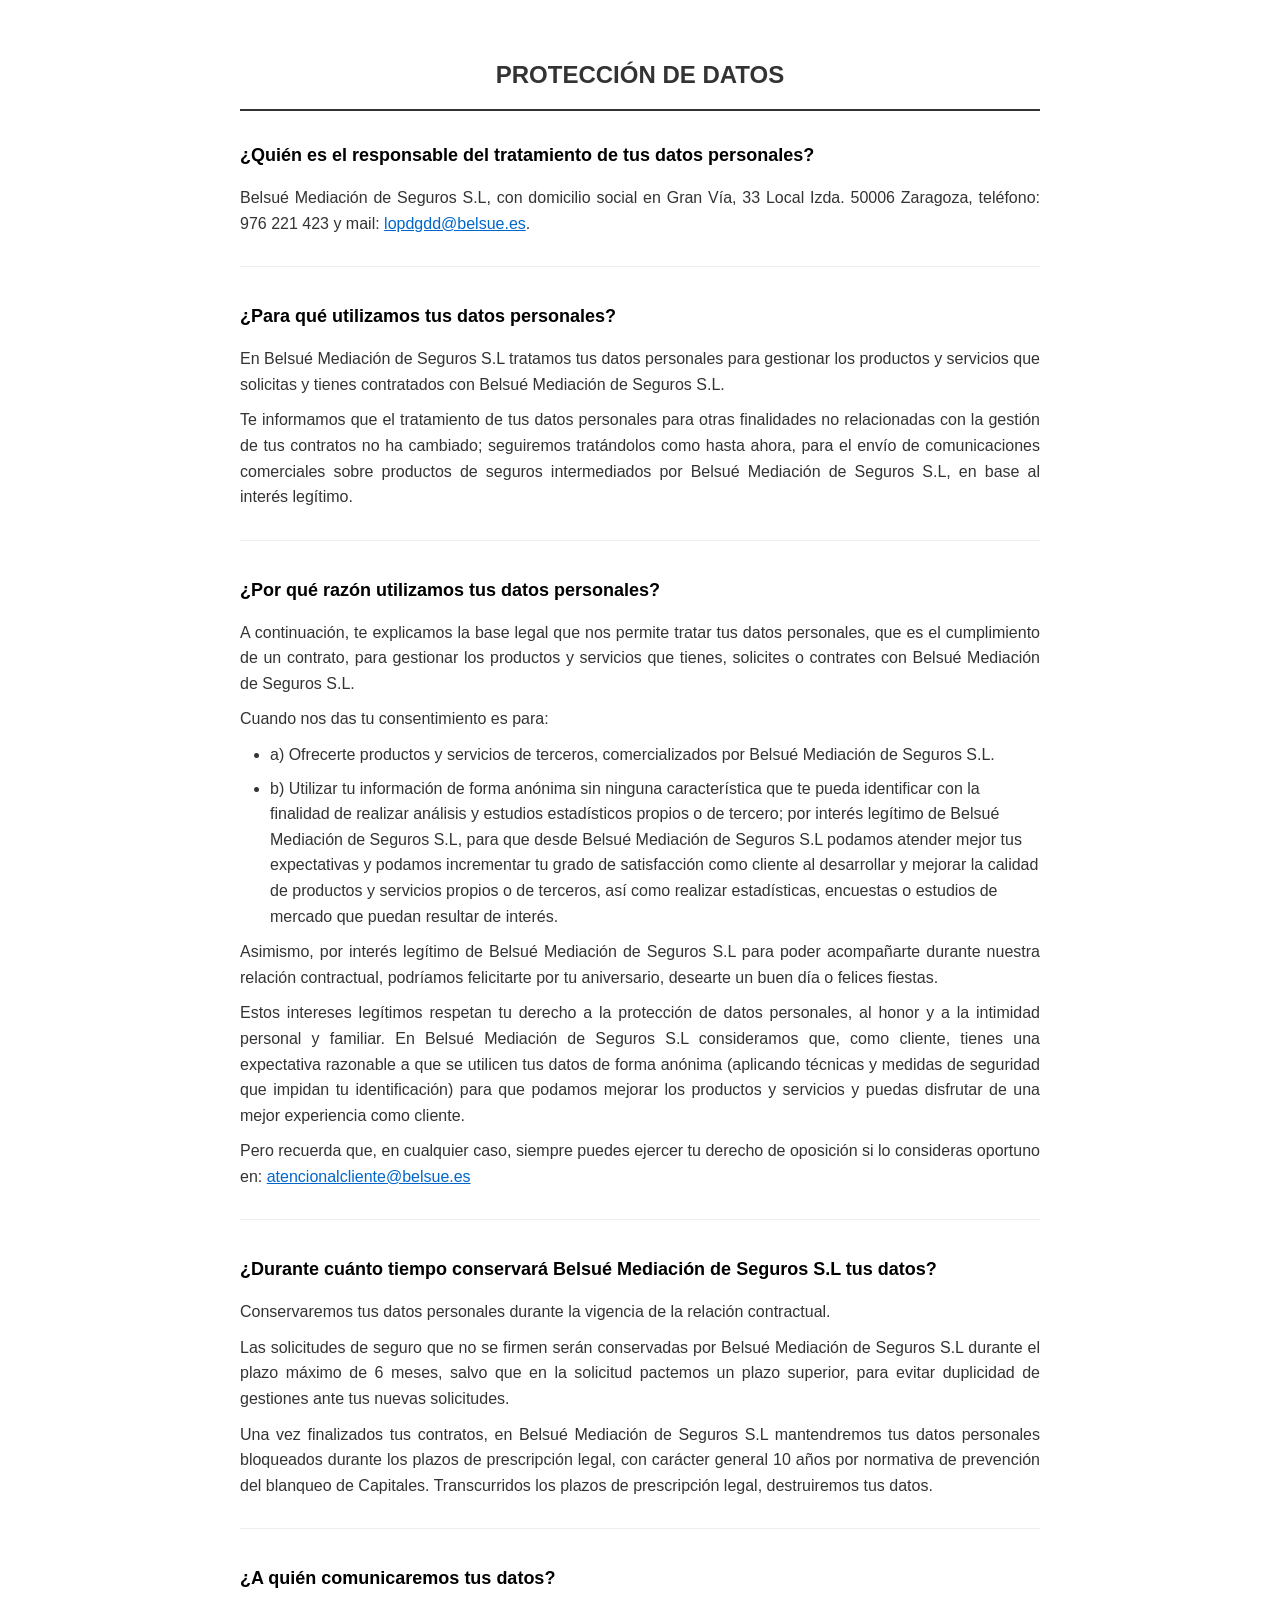
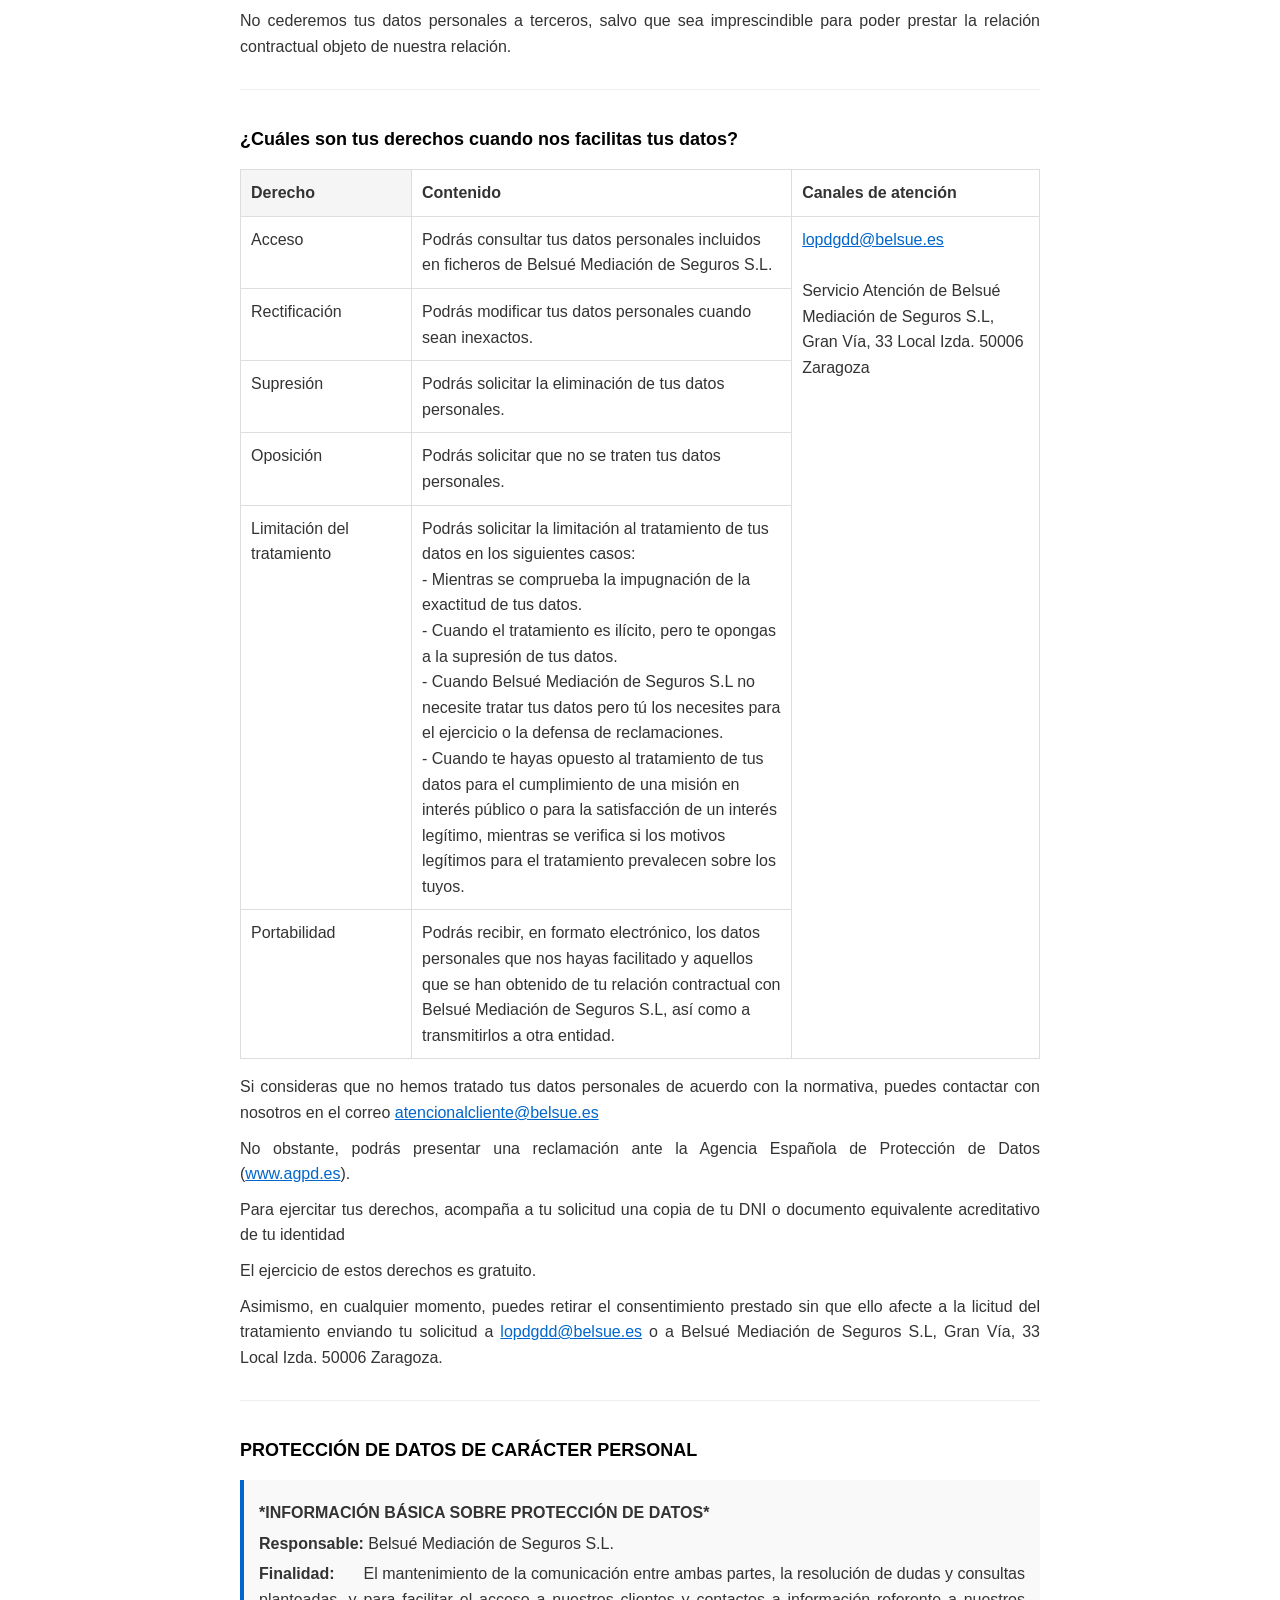
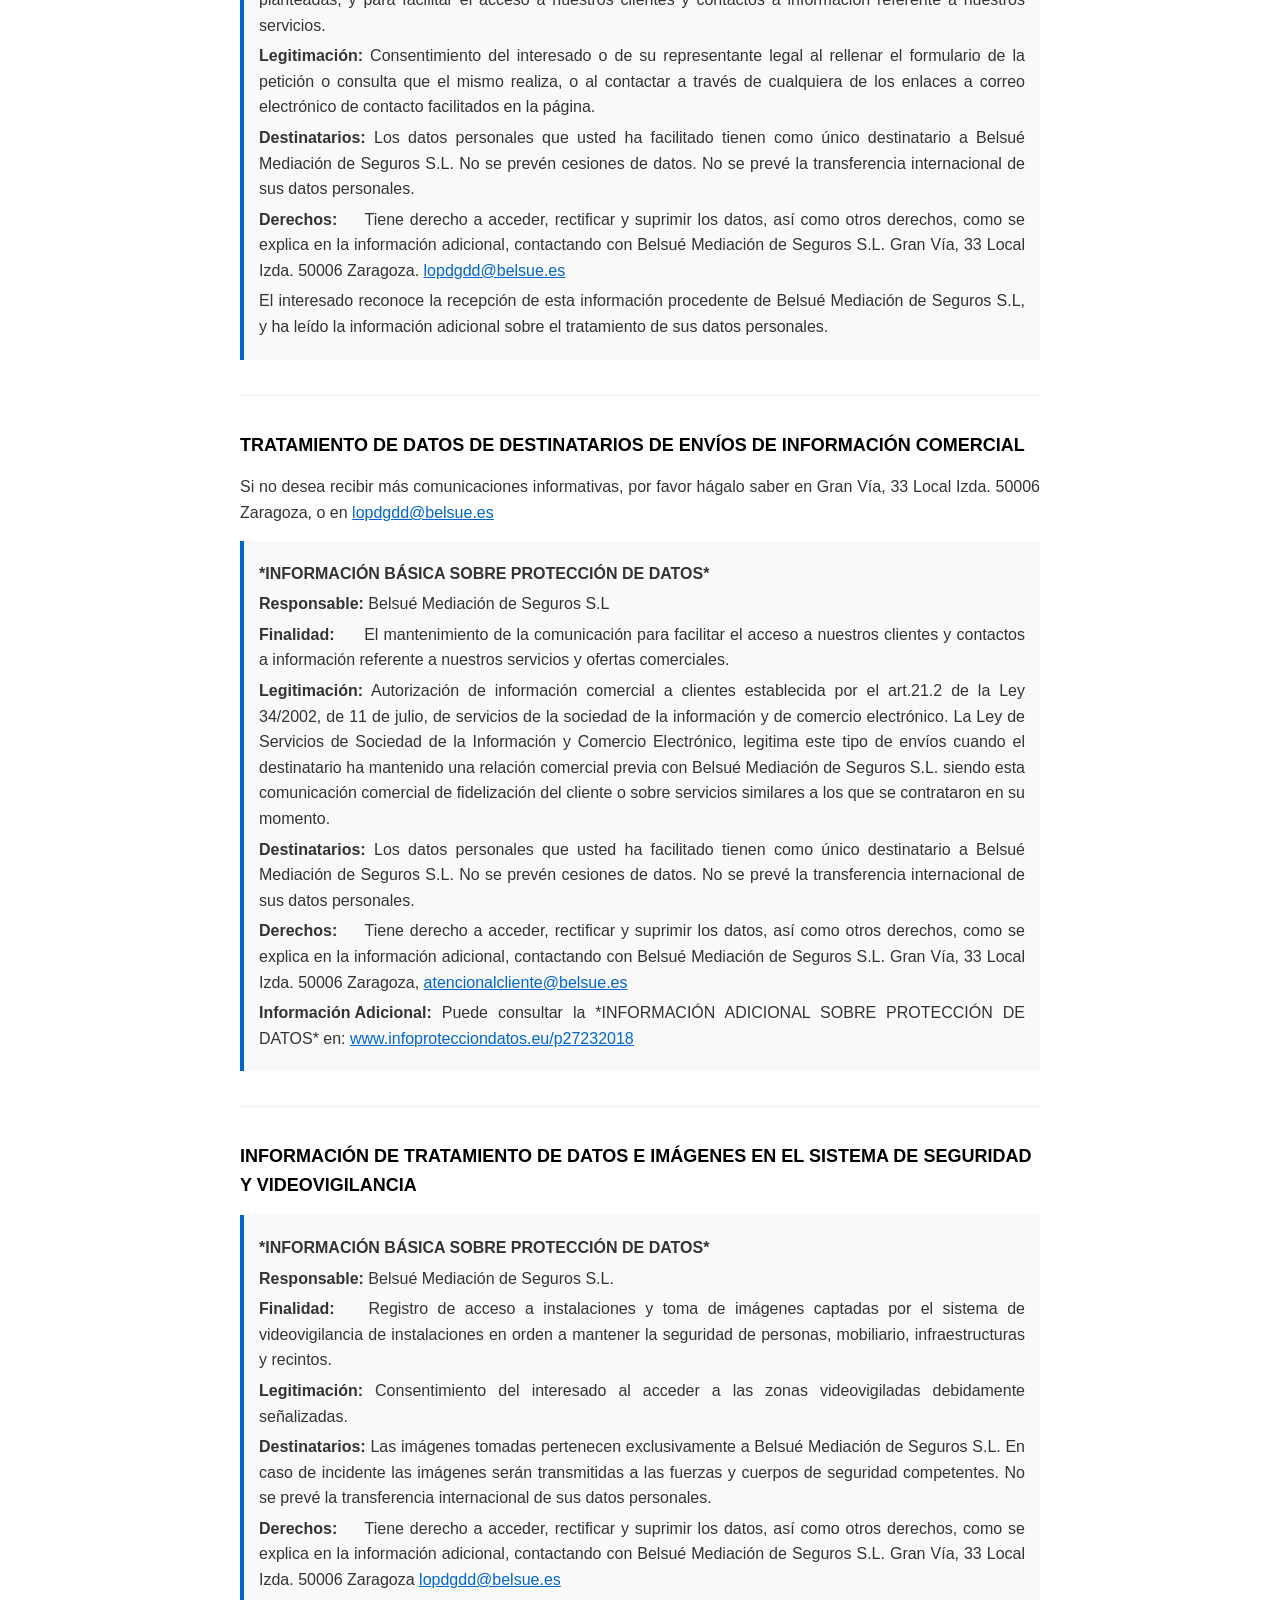
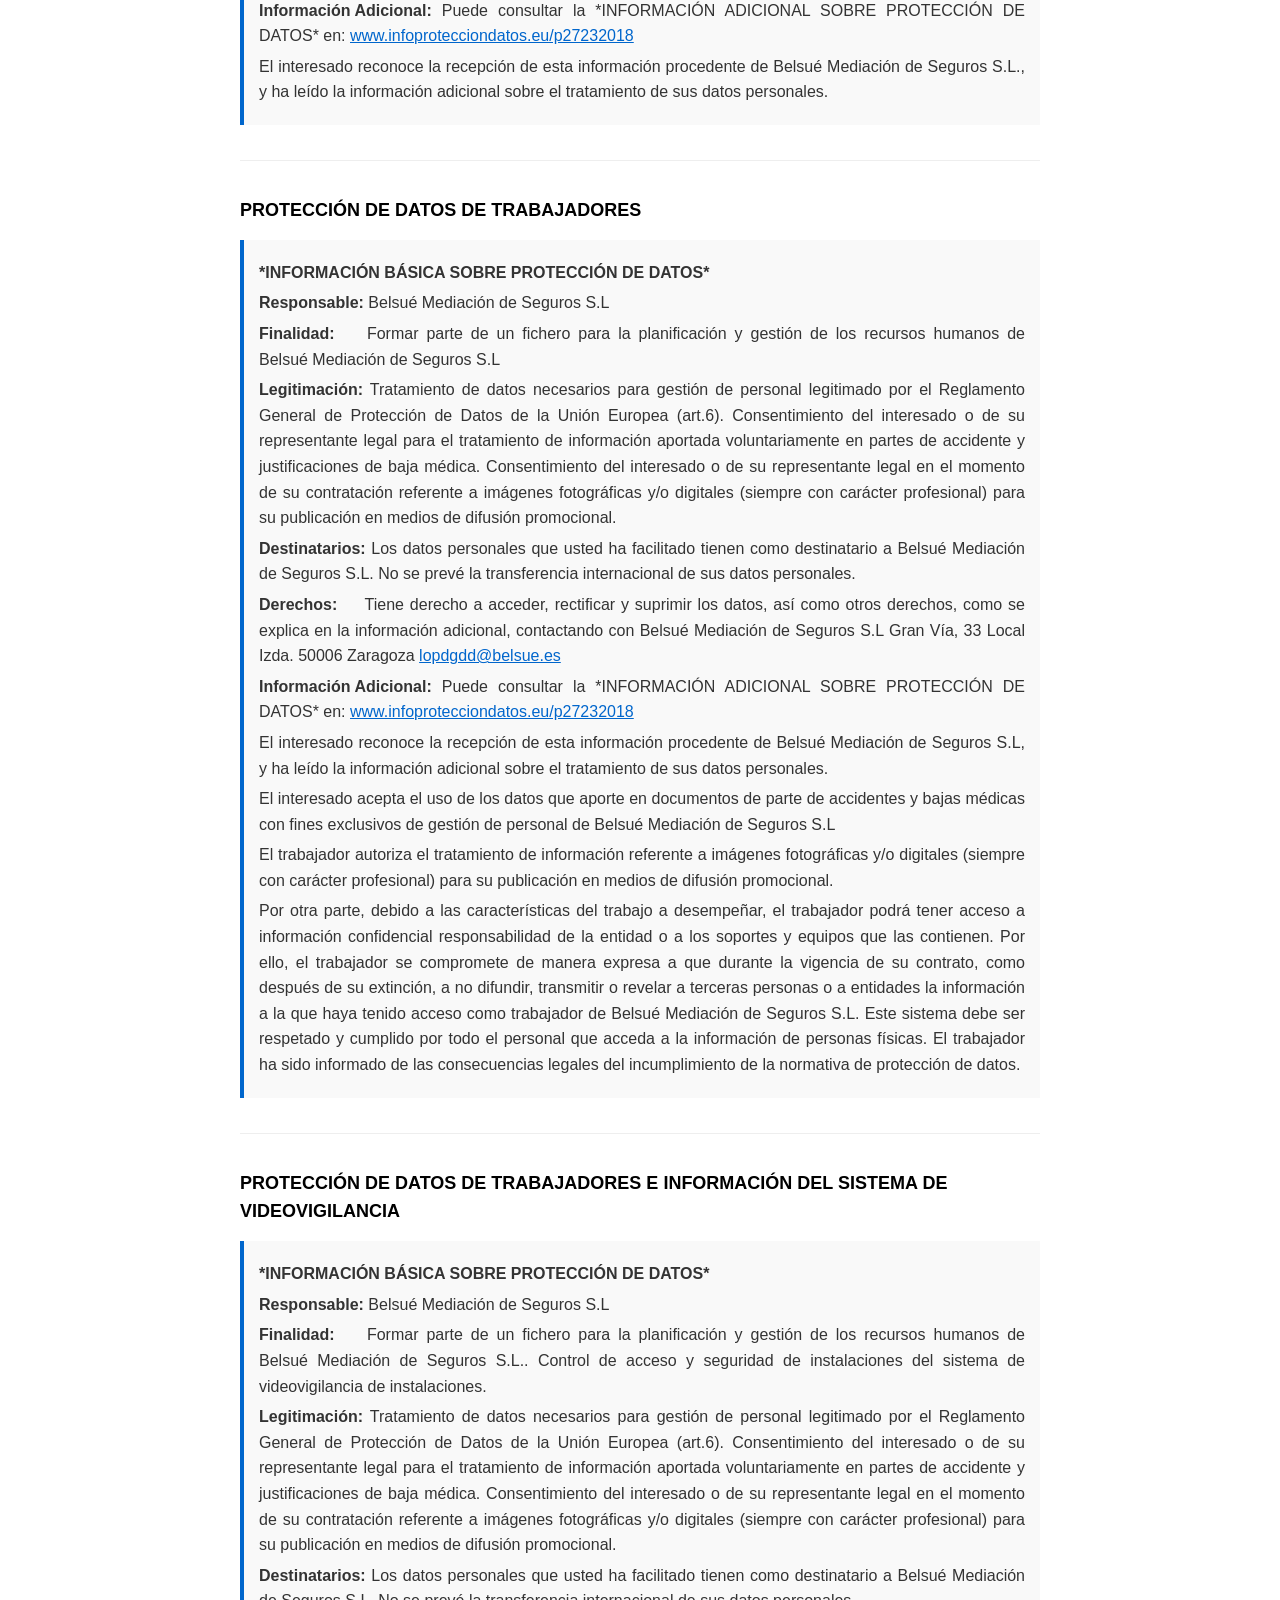
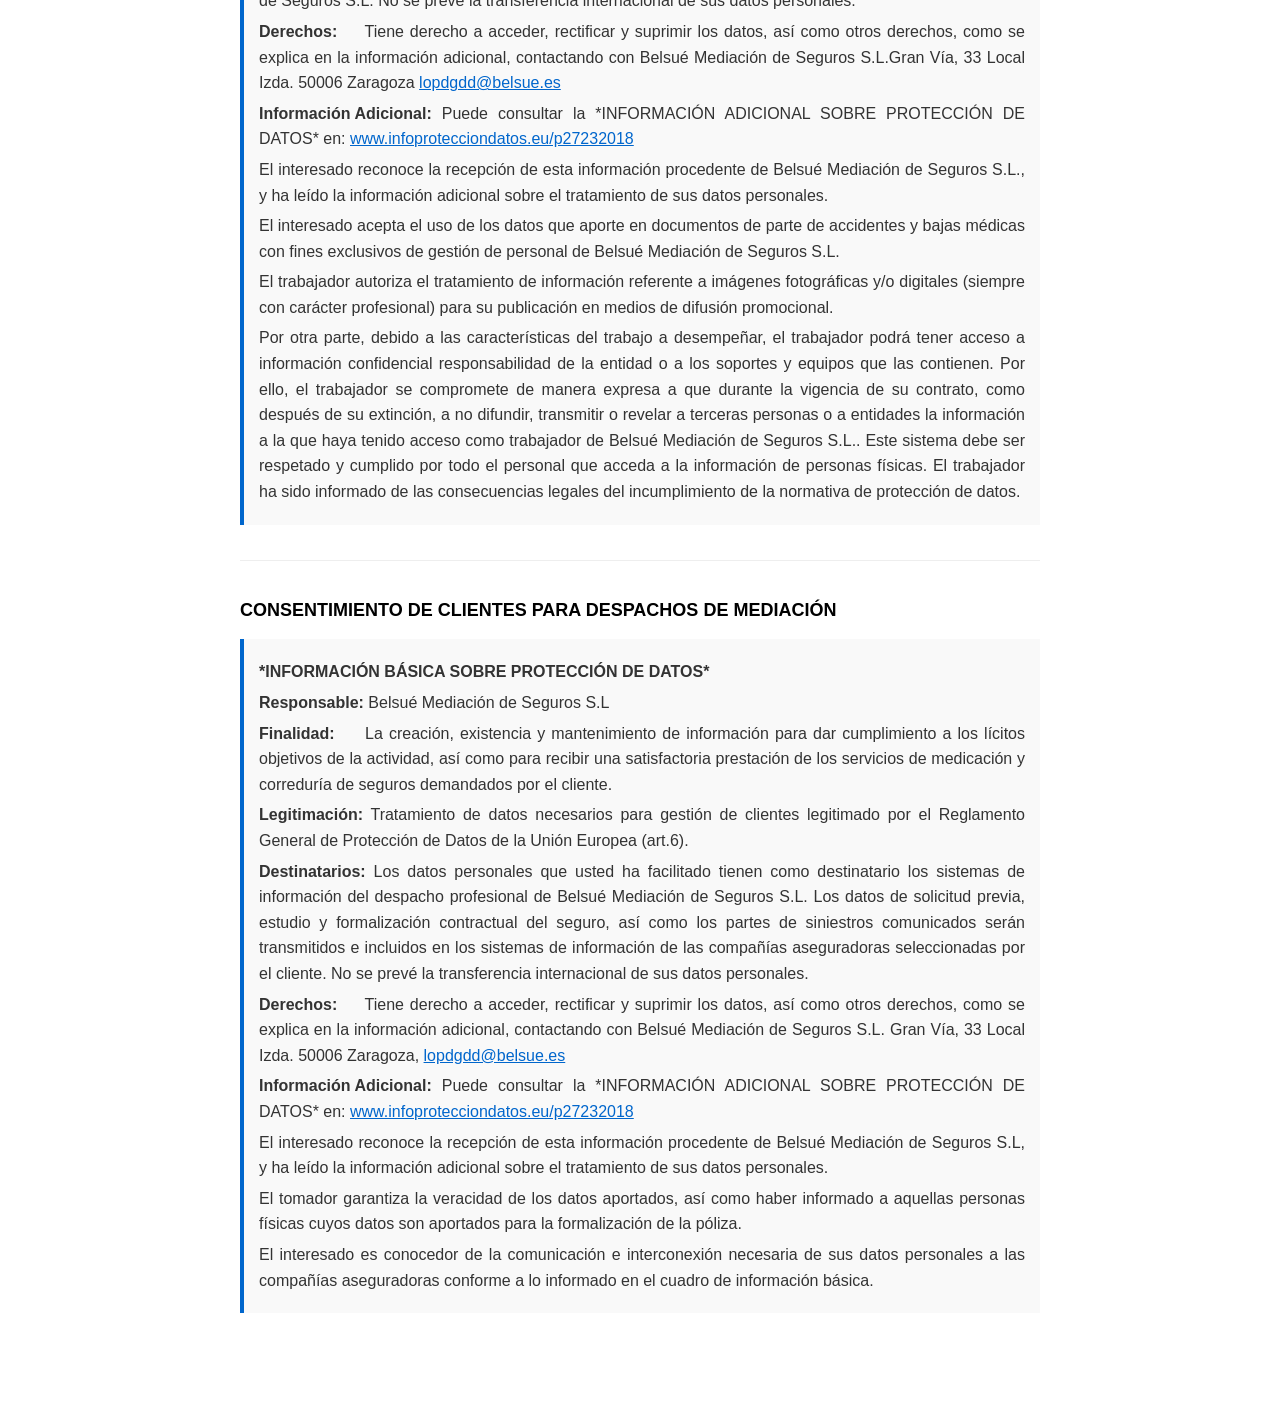
<file: politica-privacidad.html>
<!DOCTYPE html>
<html lang="es">
<head>
    <meta charset="UTF-8">
    <meta name="viewport" content="width=device-width, initial-scale=1.0">
    <title>Protección de Datos - CorreSeguro</title>
    <style>
        body {
            font-family: Arial, sans-serif;
            max-width: 800px;
            margin: 0 auto;
            padding: 40px 20px;
            background: #ffffff;
            color: #333;
            line-height: 1.6;
        }
        h1 {
            font-size: 24px;
            margin-bottom: 30px;
            text-align: center;
            border-bottom: 2px solid #333;
            padding-bottom: 15px;
        }
        h2 {
            font-size: 18px;
            margin-top: 30px;
            margin-bottom: 15px;
            color: #000;
            font-weight: bold;
        }
        h3 {
            font-size: 16px;
            margin-top: 20px;
            margin-bottom: 10px;
            color: #000;
            font-weight: bold;
        }
        p {
            margin: 10px 0;
            text-align: justify;
        }
        ul, ol {
            margin: 10px 0;
            padding-left: 30px;
        }
        li {
            margin: 8px 0;
        }
        strong {
            font-weight: bold;
        }
        a {
            color: #0066cc;
            text-decoration: underline;
        }
        .seccion {
            margin-bottom: 35px;
            padding-bottom: 20px;
            border-bottom: 1px solid #eee;
        }
        .seccion:last-child {
            border-bottom: none;
        }
        table {
            width: 100%;
            border-collapse: collapse;
            margin: 15px 0;
        }
        th, td {
            border: 1px solid #ddd;
            padding: 10px;
            text-align: left;
            vertical-align: top;
        }
        th {
            background: #f5f5f5;
            font-weight: bold;
            width: 150px;
        }
        .info-basica {
            background: #f9f9f9;
            padding: 15px;
            border-left: 4px solid #0066cc;
            margin: 15px 0;
        }
        .info-basica p {
            margin: 5px 0;
        }
        .info-basica strong {
            display: inline-block;
            min-width: 100px;
        }
    </style>
</head>
<body>
    <h1>PROTECCIÓN DE DATOS</h1>

    <div class="seccion">
        <h2>¿Quién es el responsable del tratamiento de tus datos personales?</h2>
        <p>Belsué Mediación de Seguros S.L, con domicilio social en Gran Vía, 33 Local Izda. 50006 Zaragoza, teléfono: 976 221 423 y mail: <a href="mailto:lopdgdd@belsue.es">lopdgdd@belsue.es</a>.</p>
    </div>

    <div class="seccion">
        <h2>¿Para qué utilizamos tus datos personales?</h2>
        <p>En Belsué Mediación de Seguros S.L tratamos tus datos personales para gestionar los productos y servicios que solicitas y tienes contratados con Belsué Mediación de Seguros S.L.</p>
        <p>Te informamos que el tratamiento de tus datos personales para otras finalidades no relacionadas con la gestión de tus contratos no ha cambiado; seguiremos tratándolos como hasta ahora, para el envío de comunicaciones comerciales sobre productos de seguros intermediados por Belsué Mediación de Seguros S.L, en base al interés legítimo.</p>
    </div>

    <div class="seccion">
        <h2>¿Por qué razón utilizamos tus datos personales?</h2>
        <p>A continuación, te explicamos la base legal que nos permite tratar tus datos personales, que es el cumplimiento de un contrato, para gestionar los productos y servicios que tienes, solicites o contrates con Belsué Mediación de Seguros S.L.</p>
        <p>Cuando nos das tu consentimiento es para:</p>
        <ul>
            <li>a) Ofrecerte productos y servicios de terceros, comercializados por Belsué Mediación de Seguros S.L.</li>
            <li>b) Utilizar tu información de forma anónima sin ninguna característica que te pueda identificar con la finalidad de realizar análisis y estudios estadísticos propios o de tercero; por interés legítimo de Belsué Mediación de Seguros S.L, para que desde Belsué Mediación de Seguros S.L podamos atender mejor tus expectativas y podamos incrementar tu grado de satisfacción como cliente al desarrollar y mejorar la calidad de productos y servicios propios o de terceros, así como realizar estadísticas, encuestas o estudios de mercado que puedan resultar de interés.</li>
        </ul>
        <p>Asimismo, por interés legítimo de Belsué Mediación de Seguros S.L para poder acompañarte durante nuestra relación contractual, podríamos felicitarte por tu aniversario, desearte un buen día o felices fiestas.</p>
        <p>Estos intereses legítimos respetan tu derecho a la protección de datos personales, al honor y a la intimidad personal y familiar. En Belsué Mediación de Seguros S.L consideramos que, como cliente, tienes una expectativa razonable a que se utilicen tus datos de forma anónima (aplicando técnicas y medidas de seguridad que impidan tu identificación) para que podamos mejorar los productos y servicios y puedas disfrutar de una mejor experiencia como cliente.</p>
        <p>Pero recuerda que, en cualquier caso, siempre puedes ejercer tu derecho de oposición si lo consideras oportuno en: <a href="mailto:atencionalcliente@belsue.es">atencionalcliente@belsue.es</a></p>
    </div>

    <div class="seccion">
        <h2>¿Durante cuánto tiempo conservará Belsué Mediación de Seguros S.L tus datos?</h2>
        <p>Conservaremos tus datos personales durante la vigencia de la relación contractual.</p>
        <p>Las solicitudes de seguro que no se firmen serán conservadas por Belsué Mediación de Seguros S.L durante el plazo máximo de 6 meses, salvo que en la solicitud pactemos un plazo superior, para evitar duplicidad de gestiones ante tus nuevas solicitudes.</p>
        <p>Una vez finalizados tus contratos, en Belsué Mediación de Seguros S.L mantendremos tus datos personales bloqueados durante los plazos de prescripción legal, con carácter general 10 años por normativa de prevención del blanqueo de Capitales. Transcurridos los plazos de prescripción legal, destruiremos tus datos.</p>
    </div>

    <div class="seccion">
        <h2>¿A quién comunicaremos tus datos?</h2>
        <p>No cederemos tus datos personales a terceros, salvo que sea imprescindible para poder prestar la relación contractual objeto de nuestra relación.</p>
    </div>

    <div class="seccion">
        <h2>¿Cuáles son tus derechos cuando nos facilitas tus datos?</h2>
        <table>
            <tr>
                <th>Derecho</th>
                <td><strong>Contenido</strong></td>
                <td><strong>Canales de atención</strong></td>
            </tr>
            <tr>
                <td>Acceso</td>
                <td>Podrás consultar tus datos personales incluidos en ficheros de Belsué Mediación de Seguros S.L.</td>
                <td rowspan="6"><a href="mailto:lopdgdd@belsue.es">lopdgdd@belsue.es</a><br><br>Servicio Atención de Belsué Mediación de Seguros S.L, Gran Vía, 33 Local Izda. 50006 Zaragoza</td>
            </tr>
            <tr>
                <td>Rectificación</td>
                <td>Podrás modificar tus datos personales cuando sean inexactos.</td>
            </tr>
            <tr>
                <td>Supresión</td>
                <td>Podrás solicitar la eliminación de tus datos personales.</td>
            </tr>
            <tr>
                <td>Oposición</td>
                <td>Podrás solicitar que no se traten tus datos personales.</td>
            </tr>
            <tr>
                <td>Limitación del tratamiento</td>
                <td>Podrás solicitar la limitación al tratamiento de tus datos en los siguientes casos:<br>- Mientras se comprueba la impugnación de la exactitud de tus datos.<br>- Cuando el tratamiento es ilícito, pero te opongas a la supresión de tus datos.<br>- Cuando Belsué Mediación de Seguros S.L no necesite tratar tus datos pero tú los necesites para el ejercicio o la defensa de reclamaciones.<br>- Cuando te hayas opuesto al tratamiento de tus datos para el cumplimiento de una misión en interés público o para la satisfacción de un interés legítimo, mientras se verifica si los motivos legítimos para el tratamiento prevalecen sobre los tuyos.</td>
            </tr>
            <tr>
                <td>Portabilidad</td>
                <td>Podrás recibir, en formato electrónico, los datos personales que nos hayas facilitado y aquellos que se han obtenido de tu relación contractual con Belsué Mediación de Seguros S.L, así como a transmitirlos a otra entidad.</td>
            </tr>
        </table>
        <p>Si consideras que no hemos tratado tus datos personales de acuerdo con la normativa, puedes contactar con nosotros en el correo <a href="mailto:atencionalcliente@belsue.es">atencionalcliente@belsue.es</a></p>
        <p>No obstante, podrás presentar una reclamación ante la Agencia Española de Protección de Datos (<a href="https://www.agpd.es" target="_blank">www.agpd.es</a>).</p>
        <p>Para ejercitar tus derechos, acompaña a tu solicitud una copia de tu DNI o documento equivalente acreditativo de tu identidad</p>
        <p>El ejercicio de estos derechos es gratuito.</p>
        <p>Asimismo, en cualquier momento, puedes retirar el consentimiento prestado sin que ello afecte a la licitud del tratamiento enviando tu solicitud a <a href="mailto:lopdgdd@belsue.es">lopdgdd@belsue.es</a> o a Belsué Mediación de Seguros S.L, Gran Vía, 33 Local Izda. 50006 Zaragoza.</p>
    </div>

    <div class="seccion">
        <h2>PROTECCIÓN DE DATOS DE CARÁCTER PERSONAL</h2>
        <div class="info-basica">
            <p><strong>*INFORMACIÓN BÁSICA SOBRE PROTECCIÓN DE DATOS*</strong></p>
            <p><strong>Responsable:</strong> Belsué Mediación de Seguros S.L.</p>
            <p><strong>Finalidad:</strong> El mantenimiento de la comunicación entre ambas partes, la resolución de dudas y consultas planteadas, y para facilitar el acceso a nuestros clientes y contactos a información referente a nuestros servicios.</p>
            <p><strong>Legitimación:</strong> Consentimiento del interesado o de su representante legal al rellenar el formulario de la petición o consulta que el mismo realiza, o al contactar a través de cualquiera de los enlaces a correo electrónico de contacto facilitados en la página.</p>
            <p><strong>Destinatarios:</strong> Los datos personales que usted ha facilitado tienen como único destinatario a Belsué Mediación de Seguros S.L. No se prevén cesiones de datos. No se prevé la transferencia internacional de sus datos personales.</p>
            <p><strong>Derechos:</strong> Tiene derecho a acceder, rectificar y suprimir los datos, así como otros derechos, como se explica en la información adicional, contactando con Belsué Mediación de Seguros S.L. Gran Vía, 33 Local Izda. 50006 Zaragoza. <a href="mailto:lopdgdd@belsue.es">lopdgdd@belsue.es</a></p>
            <p>El interesado reconoce la recepción de esta información procedente de Belsué Mediación de Seguros S.L, y ha leído la información adicional sobre el tratamiento de sus datos personales.</p>
        </div>
    </div>

    <div class="seccion">
        <h2>TRATAMIENTO DE DATOS DE DESTINATARIOS DE ENVÍOS DE INFORMACIÓN COMERCIAL</h2>
        <p>Si no desea recibir más comunicaciones informativas, por favor hágalo saber en Gran Vía, 33 Local Izda. 50006 Zaragoza, o en <a href="mailto:lopdgdd@belsue.es">lopdgdd@belsue.es</a></p>
        <div class="info-basica">
            <p><strong>*INFORMACIÓN BÁSICA SOBRE PROTECCIÓN DE DATOS*</strong></p>
            <p><strong>Responsable:</strong> Belsué Mediación de Seguros S.L</p>
            <p><strong>Finalidad:</strong> El mantenimiento de la comunicación para facilitar el acceso a nuestros clientes y contactos a información referente a nuestros servicios y ofertas comerciales.</p>
            <p><strong>Legitimación:</strong> Autorización de información comercial a clientes establecida por el art.21.2 de la Ley 34/2002, de 11 de julio, de servicios de la sociedad de la información y de comercio electrónico. La Ley de Servicios de Sociedad de la Información y Comercio Electrónico, legitima este tipo de envíos cuando el destinatario ha mantenido una relación comercial previa con Belsué Mediación de Seguros S.L. siendo esta comunicación comercial de fidelización del cliente o sobre servicios similares a los que se contrataron en su momento.</p>
            <p><strong>Destinatarios:</strong> Los datos personales que usted ha facilitado tienen como único destinatario a Belsué Mediación de Seguros S.L. No se prevén cesiones de datos. No se prevé la transferencia internacional de sus datos personales.</p>
            <p><strong>Derechos:</strong> Tiene derecho a acceder, rectificar y suprimir los datos, así como otros derechos, como se explica en la información adicional, contactando con Belsué Mediación de Seguros S.L. Gran Vía, 33 Local Izda. 50006 Zaragoza, <a href="mailto:atencionalcliente@belsue.es">atencionalcliente@belsue.es</a></p>
            <p><strong>Información Adicional:</strong> Puede consultar la *INFORMACIÓN ADICIONAL SOBRE PROTECCIÓN DE DATOS* en: <a href="https://www.infoprotecciondatos.eu/p27232018" target="_blank">www.infoprotecciondatos.eu/p27232018</a></p>
        </div>
    </div>

    <div class="seccion">
        <h2>INFORMACIÓN DE TRATAMIENTO DE DATOS E IMÁGENES EN EL SISTEMA DE SEGURIDAD Y VIDEOVIGILANCIA</h2>
        <div class="info-basica">
            <p><strong>*INFORMACIÓN BÁSICA SOBRE PROTECCIÓN DE DATOS*</strong></p>
            <p><strong>Responsable:</strong> Belsué Mediación de Seguros S.L.</p>
            <p><strong>Finalidad:</strong> Registro de acceso a instalaciones y toma de imágenes captadas por el sistema de videovigilancia de instalaciones en orden a mantener la seguridad de personas, mobiliario, infraestructuras y recintos.</p>
            <p><strong>Legitimación:</strong> Consentimiento del interesado al acceder a las zonas videovigiladas debidamente señalizadas.</p>
            <p><strong>Destinatarios:</strong> Las imágenes tomadas pertenecen exclusivamente a Belsué Mediación de Seguros S.L. En caso de incidente las imágenes serán transmitidas a las fuerzas y cuerpos de seguridad competentes. No se prevé la transferencia internacional de sus datos personales.</p>
            <p><strong>Derechos:</strong> Tiene derecho a acceder, rectificar y suprimir los datos, así como otros derechos, como se explica en la información adicional, contactando con Belsué Mediación de Seguros S.L. Gran Vía, 33 Local Izda. 50006 Zaragoza <a href="mailto:lopdgdd@belsue.es">lopdgdd@belsue.es</a></p>
            <p><strong>Información Adicional:</strong> Puede consultar la *INFORMACIÓN ADICIONAL SOBRE PROTECCIÓN DE DATOS* en: <a href="https://www.infoprotecciondatos.eu/p27232018" target="_blank">www.infoprotecciondatos.eu/p27232018</a></p>
            <p>El interesado reconoce la recepción de esta información procedente de Belsué Mediación de Seguros S.L., y ha leído la información adicional sobre el tratamiento de sus datos personales.</p>
        </div>
    </div>

    <div class="seccion">
        <h2>PROTECCIÓN DE DATOS DE TRABAJADORES</h2>
        <div class="info-basica">
            <p><strong>*INFORMACIÓN BÁSICA SOBRE PROTECCIÓN DE DATOS*</strong></p>
            <p><strong>Responsable:</strong> Belsué Mediación de Seguros S.L</p>
            <p><strong>Finalidad:</strong> Formar parte de un fichero para la planificación y gestión de los recursos humanos de Belsué Mediación de Seguros S.L</p>
            <p><strong>Legitimación:</strong> Tratamiento de datos necesarios para gestión de personal legitimado por el Reglamento General de Protección de Datos de la Unión Europea (art.6). Consentimiento del interesado o de su representante legal para el tratamiento de información aportada voluntariamente en partes de accidente y justificaciones de baja médica. Consentimiento del interesado o de su representante legal en el momento de su contratación referente a imágenes fotográficas y/o digitales (siempre con carácter profesional) para su publicación en medios de difusión promocional.</p>
            <p><strong>Destinatarios:</strong> Los datos personales que usted ha facilitado tienen como destinatario a Belsué Mediación de Seguros S.L. No se prevé la transferencia internacional de sus datos personales.</p>
            <p><strong>Derechos:</strong> Tiene derecho a acceder, rectificar y suprimir los datos, así como otros derechos, como se explica en la información adicional, contactando con Belsué Mediación de Seguros S.L Gran Vía, 33 Local Izda. 50006 Zaragoza <a href="mailto:lopdgdd@belsue.es">lopdgdd@belsue.es</a></p>
            <p><strong>Información Adicional:</strong> Puede consultar la *INFORMACIÓN ADICIONAL SOBRE PROTECCIÓN DE DATOS* en: <a href="https://www.infoprotecciondatos.eu/p27232018" target="_blank">www.infoprotecciondatos.eu/p27232018</a></p>
            <p>El interesado reconoce la recepción de esta información procedente de Belsué Mediación de Seguros S.L, y ha leído la información adicional sobre el tratamiento de sus datos personales.</p>
            <p>El interesado acepta el uso de los datos que aporte en documentos de parte de accidentes y bajas médicas con fines exclusivos de gestión de personal de Belsué Mediación de Seguros S.L</p>
            <p>El trabajador autoriza el tratamiento de información referente a imágenes fotográficas y/o digitales (siempre con carácter profesional) para su publicación en medios de difusión promocional.</p>
            <p>Por otra parte, debido a las características del trabajo a desempeñar, el trabajador podrá tener acceso a información confidencial responsabilidad de la entidad o a los soportes y equipos que las contienen. Por ello, el trabajador se compromete de manera expresa a que durante la vigencia de su contrato, como después de su extinción, a no difundir, transmitir o revelar a terceras personas o a entidades la información a la que haya tenido acceso como trabajador de Belsué Mediación de Seguros S.L. Este sistema debe ser respetado y cumplido por todo el personal que acceda a la información de personas físicas. El trabajador ha sido informado de las consecuencias legales del incumplimiento de la normativa de protección de datos.</p>
        </div>
    </div>

    <div class="seccion">
        <h2>PROTECCIÓN DE DATOS DE TRABAJADORES E INFORMACIÓN DEL SISTEMA DE VIDEOVIGILANCIA</h2>
        <div class="info-basica">
            <p><strong>*INFORMACIÓN BÁSICA SOBRE PROTECCIÓN DE DATOS*</strong></p>
            <p><strong>Responsable:</strong> Belsué Mediación de Seguros S.L</p>
            <p><strong>Finalidad:</strong> Formar parte de un fichero para la planificación y gestión de los recursos humanos de Belsué Mediación de Seguros S.L.. Control de acceso y seguridad de instalaciones del sistema de videovigilancia de instalaciones.</p>
            <p><strong>Legitimación:</strong> Tratamiento de datos necesarios para gestión de personal legitimado por el Reglamento General de Protección de Datos de la Unión Europea (art.6). Consentimiento del interesado o de su representante legal para el tratamiento de información aportada voluntariamente en partes de accidente y justificaciones de baja médica. Consentimiento del interesado o de su representante legal en el momento de su contratación referente a imágenes fotográficas y/o digitales (siempre con carácter profesional) para su publicación en medios de difusión promocional.</p>
            <p><strong>Destinatarios:</strong> Los datos personales que usted ha facilitado tienen como destinatario a Belsué Mediación de Seguros S.L. No se prevé la transferencia internacional de sus datos personales.</p>
            <p><strong>Derechos:</strong> Tiene derecho a acceder, rectificar y suprimir los datos, así como otros derechos, como se explica en la información adicional, contactando con Belsué Mediación de Seguros S.L.Gran Vía, 33 Local Izda. 50006 Zaragoza <a href="mailto:lopdgdd@belsue.es">lopdgdd@belsue.es</a></p>
            <p><strong>Información Adicional:</strong> Puede consultar la *INFORMACIÓN ADICIONAL SOBRE PROTECCIÓN DE DATOS* en: <a href="https://www.infoprotecciondatos.eu/p27232018" target="_blank">www.infoprotecciondatos.eu/p27232018</a></p>
            <p>El interesado reconoce la recepción de esta información procedente de Belsué Mediación de Seguros S.L., y ha leído la información adicional sobre el tratamiento de sus datos personales.</p>
            <p>El interesado acepta el uso de los datos que aporte en documentos de parte de accidentes y bajas médicas con fines exclusivos de gestión de personal de Belsué Mediación de Seguros S.L.</p>
            <p>El trabajador autoriza el tratamiento de información referente a imágenes fotográficas y/o digitales (siempre con carácter profesional) para su publicación en medios de difusión promocional.</p>
            <p>Por otra parte, debido a las características del trabajo a desempeñar, el trabajador podrá tener acceso a información confidencial responsabilidad de la entidad o a los soportes y equipos que las contienen. Por ello, el trabajador se compromete de manera expresa a que durante la vigencia de su contrato, como después de su extinción, a no difundir, transmitir o revelar a terceras personas o a entidades la información a la que haya tenido acceso como trabajador de Belsué Mediación de Seguros S.L.. Este sistema debe ser respetado y cumplido por todo el personal que acceda a la información de personas físicas. El trabajador ha sido informado de las consecuencias legales del incumplimiento de la normativa de protección de datos.</p>
        </div>
    </div>

    <div class="seccion">
        <h2>CONSENTIMIENTO DE CLIENTES PARA DESPACHOS DE MEDIACIÓN</h2>
        <div class="info-basica">
            <p><strong>*INFORMACIÓN BÁSICA SOBRE PROTECCIÓN DE DATOS*</strong></p>
            <p><strong>Responsable:</strong> Belsué Mediación de Seguros S.L</p>
            <p><strong>Finalidad:</strong> La creación, existencia y mantenimiento de información para dar cumplimiento a los lícitos objetivos de la actividad, así como para recibir una satisfactoria prestación de los servicios de medicación y correduría de seguros demandados por el cliente.</p>
            <p><strong>Legitimación:</strong> Tratamiento de datos necesarios para gestión de clientes legitimado por el Reglamento General de Protección de Datos de la Unión Europea (art.6).</p>
            <p><strong>Destinatarios:</strong> Los datos personales que usted ha facilitado tienen como destinatario los sistemas de información del despacho profesional de Belsué Mediación de Seguros S.L. Los datos de solicitud previa, estudio y formalización contractual del seguro, así como los partes de siniestros comunicados serán transmitidos e incluidos en los sistemas de información de las compañías aseguradoras seleccionadas por el cliente. No se prevé la transferencia internacional de sus datos personales.</p>
            <p><strong>Derechos:</strong> Tiene derecho a acceder, rectificar y suprimir los datos, así como otros derechos, como se explica en la información adicional, contactando con Belsué Mediación de Seguros S.L. Gran Vía, 33 Local Izda. 50006 Zaragoza, <a href="mailto:lopdgdd@belsue.es">lopdgdd@belsue.es</a></p>
            <p><strong>Información Adicional:</strong> Puede consultar la *INFORMACIÓN ADICIONAL SOBRE PROTECCIÓN DE DATOS* en: <a href="https://www.infoprotecciondatos.eu/p27232018" target="_blank">www.infoprotecciondatos.eu/p27232018</a></p>
            <p>El interesado reconoce la recepción de esta información procedente de Belsué Mediación de Seguros S.L, y ha leído la información adicional sobre el tratamiento de sus datos personales.</p>
            <p>El tomador garantiza la veracidad de los datos aportados, así como haber informado a aquellas personas físicas cuyos datos son aportados para la formalización de la póliza.</p>
            <p>El interesado es conocedor de la comunicación e interconexión necesaria de sus datos personales a las compañías aseguradoras conforme a lo informado en el cuadro de información básica.</p>
        </div>
    </div>

</body>
</html>
</file>
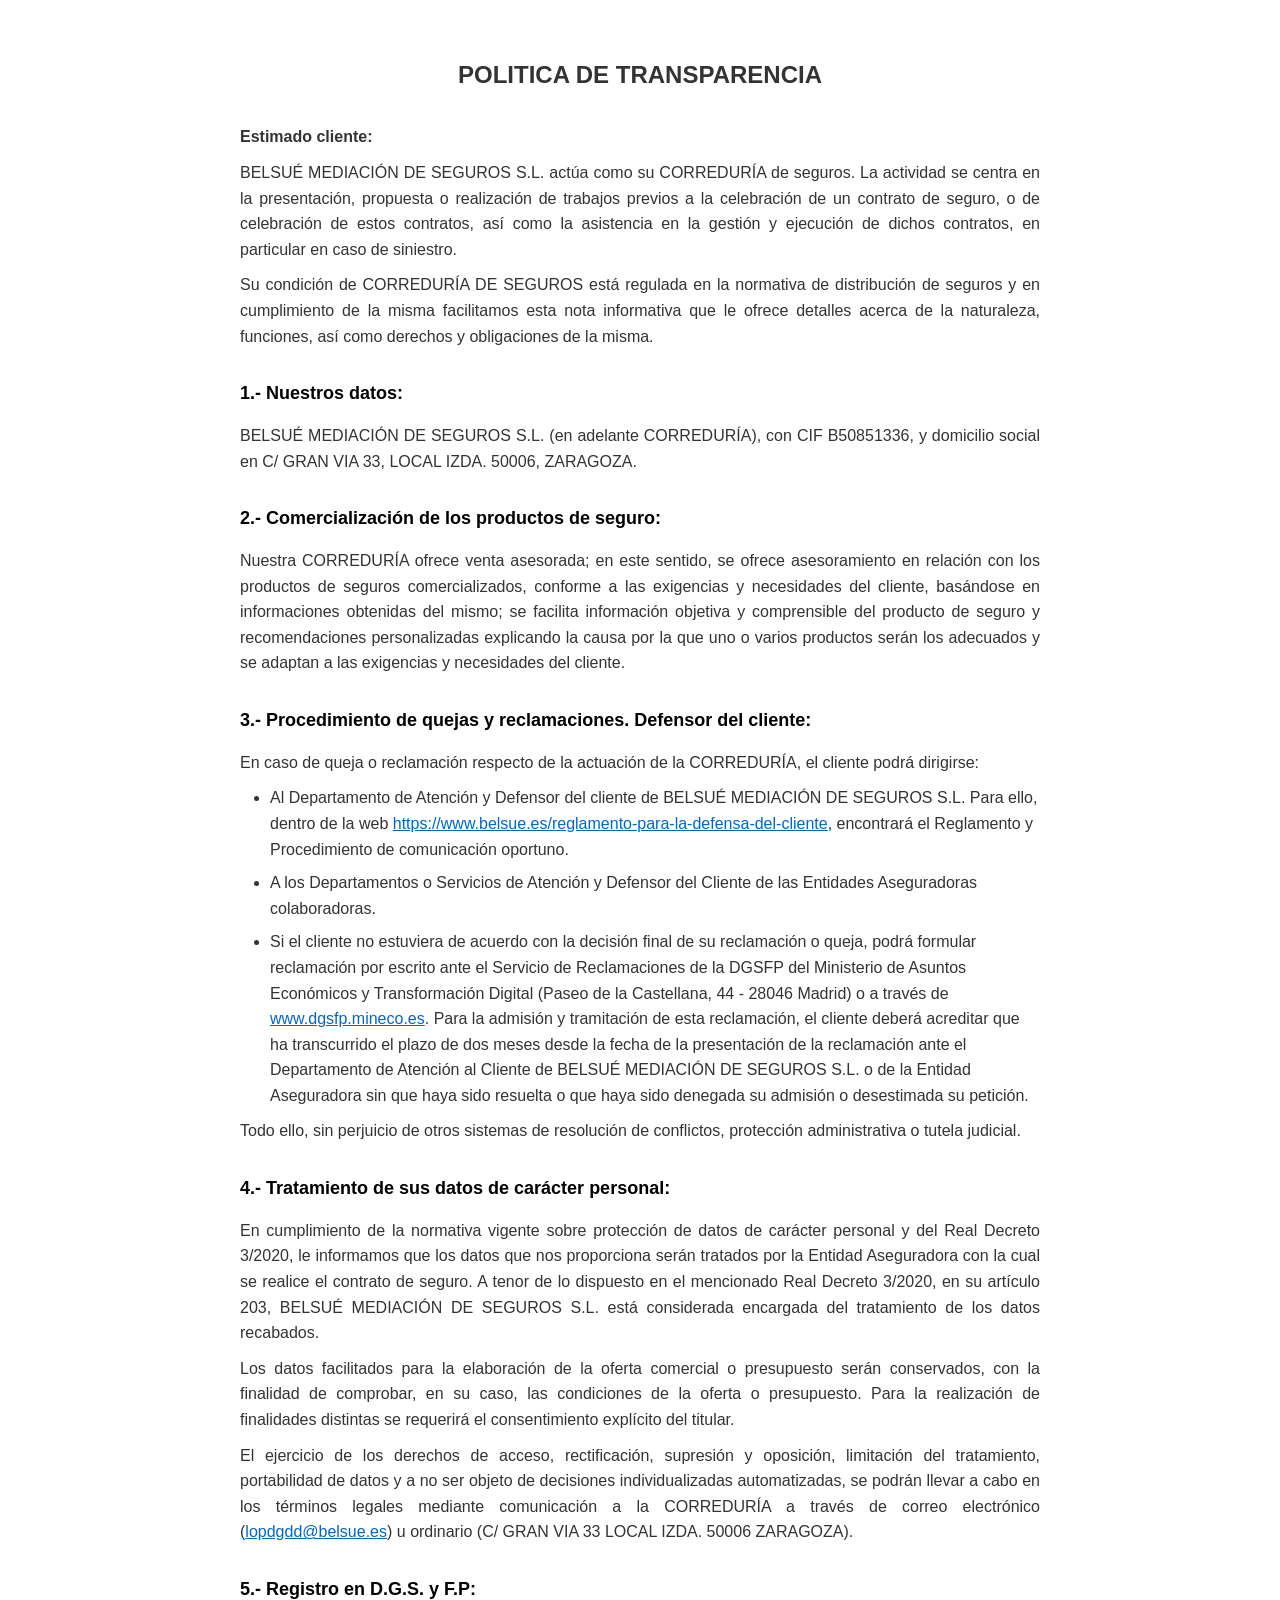
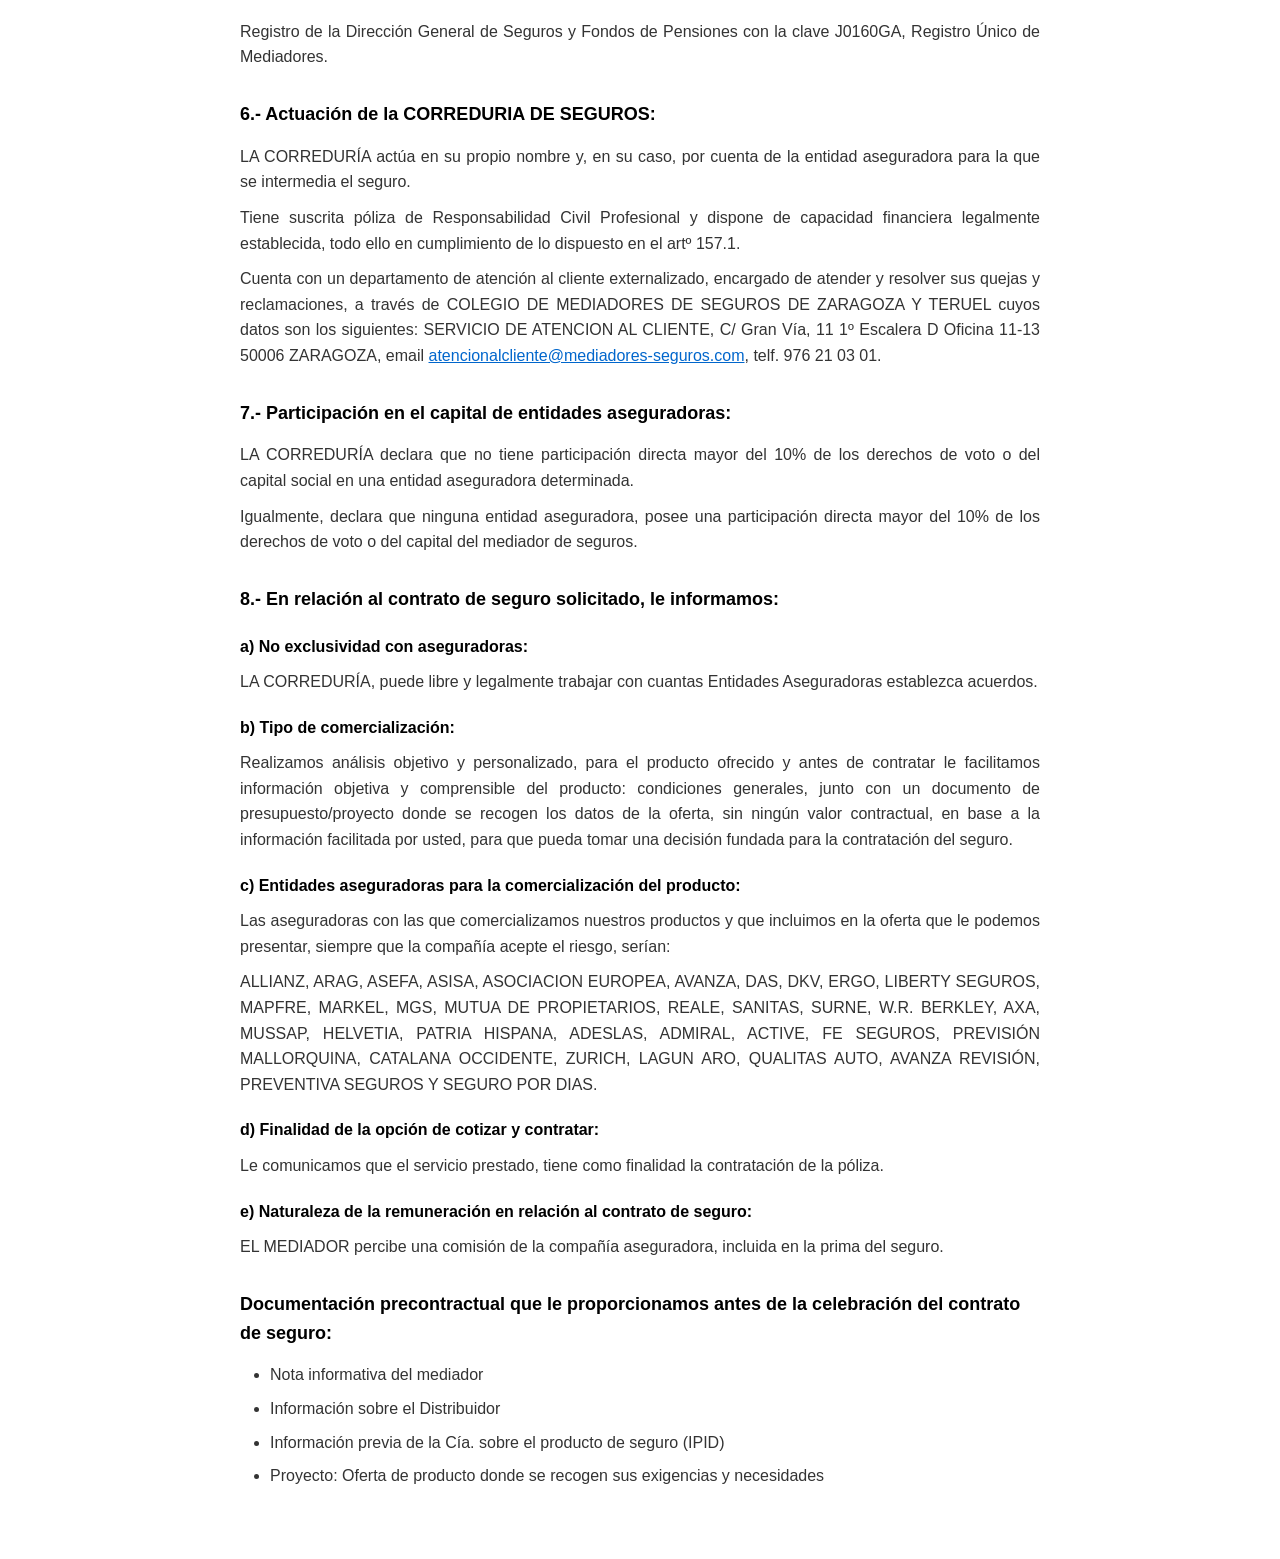
<file: politica-transparencia.html>
<!DOCTYPE html>
<html lang="es">
<head>
    <meta charset="UTF-8">
    <meta name="viewport" content="width=device-width, initial-scale=1.0">
    <title>Politica Transparencia</title>
    <style>
        body {
            font-family: Arial, sans-serif;
            max-width: 800px;
            margin: 0 auto;
            padding: 40px 20px;
            background: #ffffff;
            color: #333;
            line-height: 1.6;
        }
        h1 {
            font-size: 24px;
            margin-bottom: 30px;
            text-align: center;
        }
        h2 {
            font-size: 18px;
            margin-top: 30px;
            margin-bottom: 15px;
            color: #000;
        }
        h3 {
            font-size: 16px;
            margin-top: 20px;
            margin-bottom: 10px;
            color: #000;
        }
        p {
            margin: 10px 0;
            text-align: justify;
        }
        ul, ol {
            margin: 10px 0;
            padding-left: 30px;
        }
        li {
            margin: 8px 0;
        }
        strong {
            font-weight: bold;
        }
        a {
            color: #0066cc;
            text-decoration: underline;
        }
        .intro {
            margin-bottom: 30px;
        }
        .seccion {
            margin-bottom: 30px;
        }
        .aseguradoras {
            display: block;
            margin-top: 10px;
        }
    </style>
</head>
<body>
    <h1>POLITICA DE TRANSPARENCIA</h1>
    
    <div class="intro">
        <p><strong>Estimado cliente:</strong></p>
        <p>BELSUÉ MEDIACIÓN DE SEGUROS S.L. actúa como su CORREDURÍA de seguros. La actividad se centra en la presentación, propuesta o realización de trabajos previos a la celebración de un contrato de seguro, o de celebración de estos contratos, así como la asistencia en la gestión y ejecución de dichos contratos, en particular en caso de siniestro.</p>
        <p>Su condición de CORREDURÍA DE SEGUROS está regulada en la normativa de distribución de seguros y en cumplimiento de la misma facilitamos esta nota informativa que le ofrece detalles acerca de la naturaleza, funciones, así como derechos y obligaciones de la misma.</p>
    </div>

    <div class="seccion">
        <h2>1.- Nuestros datos:</h2>
        <p>BELSUÉ MEDIACIÓN DE SEGUROS S.L. (en adelante CORREDURÍA), con CIF B50851336, y domicilio social en C/ GRAN VIA 33, LOCAL IZDA. 50006, ZARAGOZA.</p>
    </div>

    <div class="seccion">
        <h2>2.- Comercialización de los productos de seguro:</h2>
        <p>Nuestra CORREDURÍA ofrece venta asesorada; en este sentido, se ofrece asesoramiento en relación con los productos de seguros comercializados, conforme a las exigencias y necesidades del cliente, basándose en informaciones obtenidas del mismo; se facilita información objetiva y comprensible del producto de seguro y recomendaciones personalizadas explicando la causa por la que uno o varios productos serán los adecuados y se adaptan a las exigencias y necesidades del cliente.</p>
    </div>

    <div class="seccion">
        <h2>3.- Procedimiento de quejas y reclamaciones. Defensor del cliente:</h2>
        <p>En caso de queja o reclamación respecto de la actuación de la CORREDURÍA, el cliente podrá dirigirse:</p>
        <ul>
            <li>Al Departamento de Atención y Defensor del cliente de BELSUÉ MEDIACIÓN DE SEGUROS S.L. Para ello, dentro de la web <a href="https://www.belsue.es/reglamento-para-la-defensa-del-cliente" target="_blank">https://www.belsue.es/reglamento-para-la-defensa-del-cliente</a>, encontrará el Reglamento y Procedimiento de comunicación oportuno.</li>
            <li>A los Departamentos o Servicios de Atención y Defensor del Cliente de las Entidades Aseguradoras colaboradoras.</li>
            <li>Si el cliente no estuviera de acuerdo con la decisión final de su reclamación o queja, podrá formular reclamación por escrito ante el Servicio de Reclamaciones de la DGSFP del Ministerio de Asuntos Económicos y Transformación Digital (Paseo de la Castellana, 44 - 28046 Madrid) o a través de <a href="http://www.dgsfp.mineco.es" target="_blank">www.dgsfp.mineco.es</a>. Para la admisión y tramitación de esta reclamación, el cliente deberá acreditar que ha transcurrido el plazo de dos meses desde la fecha de la presentación de la reclamación ante el Departamento de Atención al Cliente de BELSUÉ MEDIACIÓN DE SEGUROS S.L. o de la Entidad Aseguradora sin que haya sido resuelta o que haya sido denegada su admisión o desestimada su petición.</li>
        </ul>
        <p>Todo ello, sin perjuicio de otros sistemas de resolución de conflictos, protección administrativa o tutela judicial.</p>
    </div>

    <div class="seccion">
        <h2>4.- Tratamiento de sus datos de carácter personal:</h2>
        <p>En cumplimiento de la normativa vigente sobre protección de datos de carácter personal y del Real Decreto 3/2020, le informamos que los datos que nos proporciona serán tratados por la Entidad Aseguradora con la cual se realice el contrato de seguro. A tenor de lo dispuesto en el mencionado Real Decreto 3/2020, en su artículo 203, BELSUÉ MEDIACIÓN DE SEGUROS S.L. está considerada encargada del tratamiento de los datos recabados.</p>
        <p>Los datos facilitados para la elaboración de la oferta comercial o presupuesto serán conservados, con la finalidad de comprobar, en su caso, las condiciones de la oferta o presupuesto. Para la realización de finalidades distintas se requerirá el consentimiento explícito del titular.</p>
        <p>El ejercicio de los derechos de acceso, rectificación, supresión y oposición, limitación del tratamiento, portabilidad de datos y a no ser objeto de decisiones individualizadas automatizadas, se podrán llevar a cabo en los términos legales mediante comunicación a la CORREDURÍA a través de correo electrónico (<a href="mailto:lopdgdd@belsue.es">lopdgdd@belsue.es</a>) u ordinario (C/ GRAN VIA 33 LOCAL IZDA. 50006 ZARAGOZA).</p>
    </div>

    <div class="seccion">
        <h2>5.- Registro en D.G.S. y F.P:</h2>
        <p>Registro de la Dirección General de Seguros y Fondos de Pensiones con la clave J0160GA, Registro Único de Mediadores.</p>
    </div>

    <div class="seccion">
        <h2>6.- Actuación de la CORREDURIA DE SEGUROS:</h2>
        <p>LA CORREDURÍA actúa en su propio nombre y, en su caso, por cuenta de la entidad aseguradora para la que se intermedia el seguro.</p>
        <p>Tiene suscrita póliza de Responsabilidad Civil Profesional y dispone de capacidad financiera legalmente establecida, todo ello en cumplimiento de lo dispuesto en el artº 157.1.</p>
        <p>Cuenta con un departamento de atención al cliente externalizado, encargado de atender y resolver sus quejas y reclamaciones, a través de COLEGIO DE MEDIADORES DE SEGUROS DE ZARAGOZA Y TERUEL cuyos datos son los siguientes: SERVICIO DE ATENCION AL CLIENTE, C/ Gran Vía, 11 1º Escalera D Oficina 11-13 50006 ZARAGOZA, email <a href="mailto:atencionalcliente@mediadores-seguros.com">atencionalcliente@mediadores-seguros.com</a>, telf. 976 21 03 01.</p>
    </div>

    <div class="seccion">
        <h2>7.- Participación en el capital de entidades aseguradoras:</h2>
        <p>LA CORREDURÍA declara que no tiene participación directa mayor del 10% de los derechos de voto o del capital social en una entidad aseguradora determinada.</p>
        <p>Igualmente, declara que ninguna entidad aseguradora, posee una participación directa mayor del 10% de los derechos de voto o del capital del mediador de seguros.</p>
    </div>

    <div class="seccion">
        <h2>8.- En relación al contrato de seguro solicitado, le informamos:</h2>
        
        <h3>a) No exclusividad con aseguradoras:</h3>
        <p>LA CORREDURÍA, puede libre y legalmente trabajar con cuantas Entidades Aseguradoras establezca acuerdos.</p>

        <h3>b) Tipo de comercialización:</h3>
        <p>Realizamos análisis objetivo y personalizado, para el producto ofrecido y antes de contratar le facilitamos información objetiva y comprensible del producto: condiciones generales, junto con un documento de presupuesto/proyecto donde se recogen los datos de la oferta, sin ningún valor contractual, en base a la información facilitada por usted, para que pueda tomar una decisión fundada para la contratación del seguro.</p>

        <h3>c) Entidades aseguradoras para la comercialización del producto:</h3>
        <p>Las aseguradoras con las que comercializamos nuestros productos y que incluimos en la oferta que le podemos presentar, siempre que la compañía acepte el riesgo, serían:</p>
        <p class="aseguradoras">ALLIANZ, ARAG, ASEFA, ASISA, ASOCIACION EUROPEA, AVANZA, DAS, DKV, ERGO, LIBERTY SEGUROS, MAPFRE, MARKEL, MGS, MUTUA DE PROPIETARIOS, REALE, SANITAS, SURNE, W.R. BERKLEY, AXA, MUSSAP, HELVETIA, PATRIA HISPANA, ADESLAS, ADMIRAL, ACTIVE, FE SEGUROS, PREVISIÓN MALLORQUINA, CATALANA OCCIDENTE, ZURICH, LAGUN ARO, QUALITAS AUTO, AVANZA REVISIÓN, PREVENTIVA SEGUROS Y SEGURO POR DIAS.</p>

        <h3>d) Finalidad de la opción de cotizar y contratar:</h3>
        <p>Le comunicamos que el servicio prestado, tiene como finalidad la contratación de la póliza.</p>

        <h3>e) Naturaleza de la remuneración en relación al contrato de seguro:</h3>
        <p>EL MEDIADOR percibe una comisión de la compañía aseguradora, incluida en la prima del seguro.</p>
    </div>

    <div class="seccion">
        <h2>Documentación precontractual que le proporcionamos antes de la celebración del contrato de seguro:</h2>
        <ul>
            <li>Nota informativa del mediador</li>
            <li>Información sobre el Distribuidor</li>
            <li>Información previa de la Cía. sobre el producto de seguro (IPID)</li>
            <li>Proyecto: Oferta de producto donde se recogen sus exigencias y necesidades</li>
        </ul>
    </div>

</body>
</html>
</file>
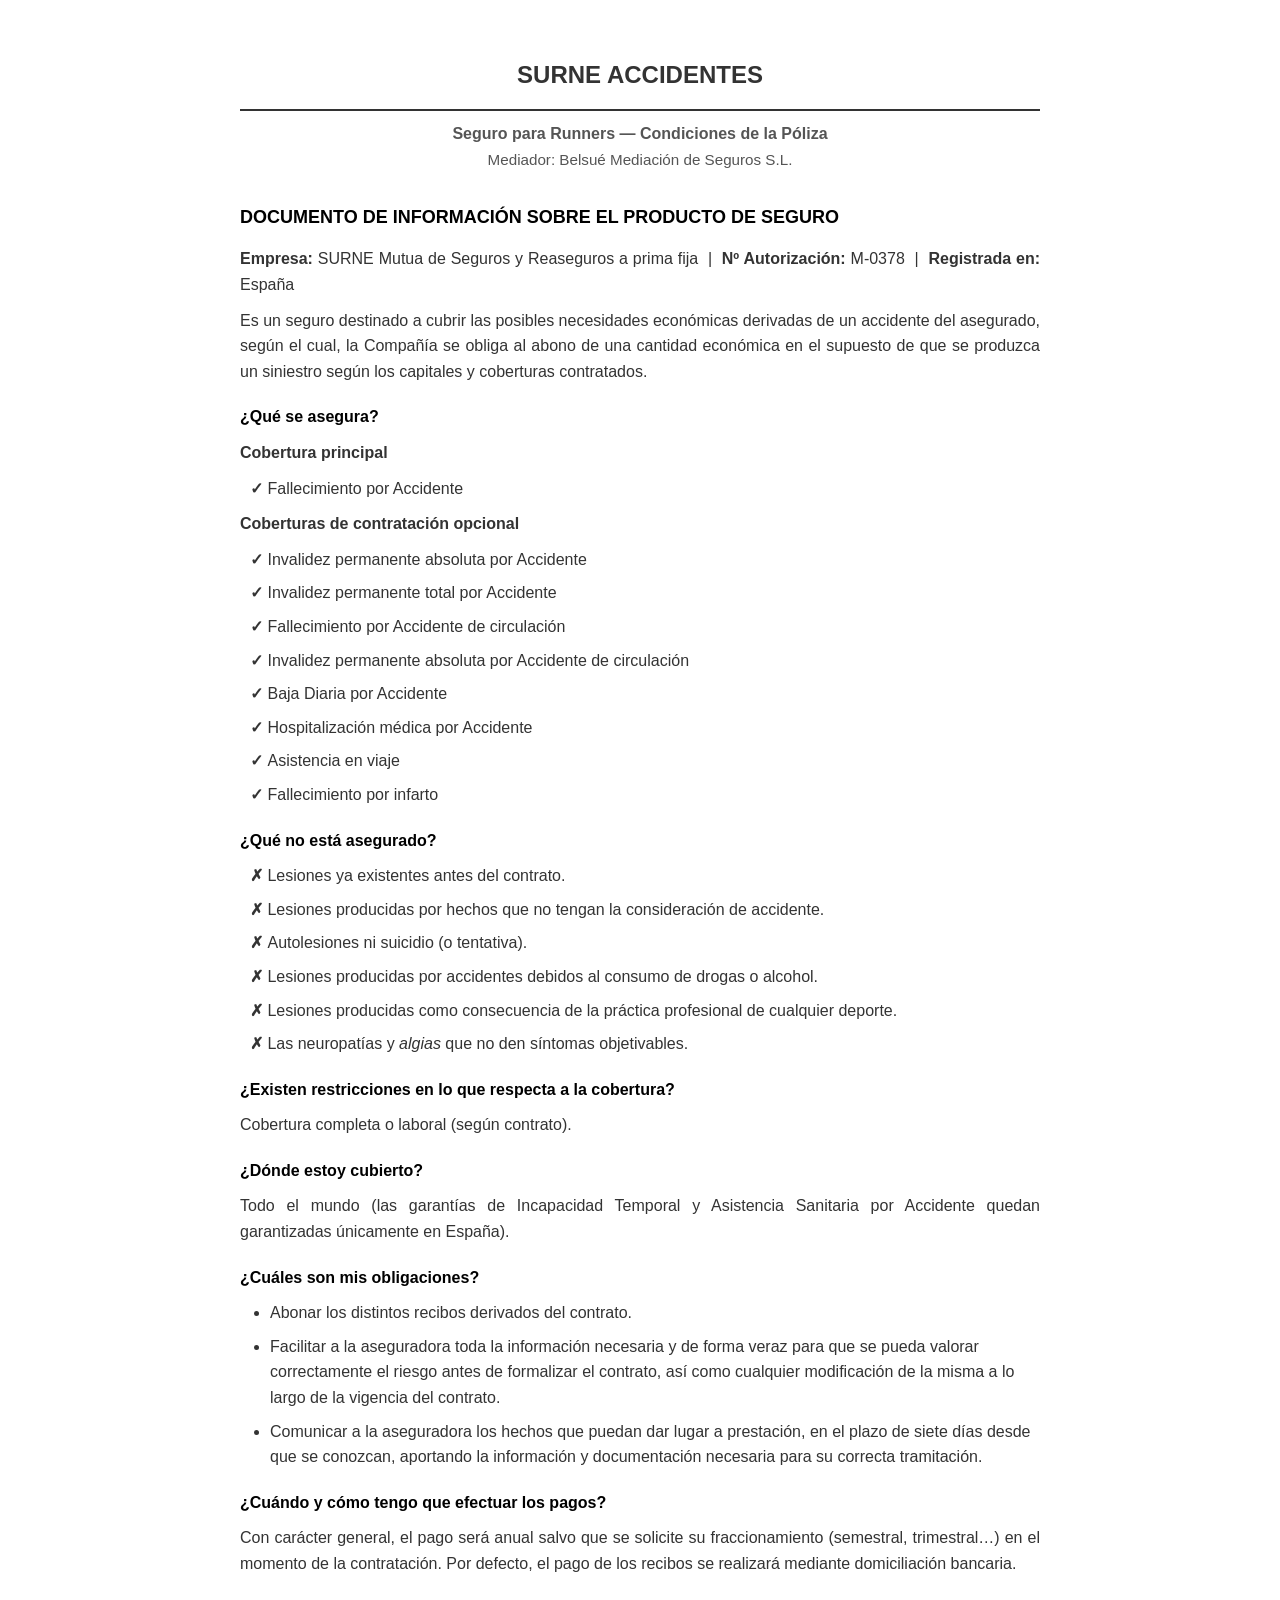
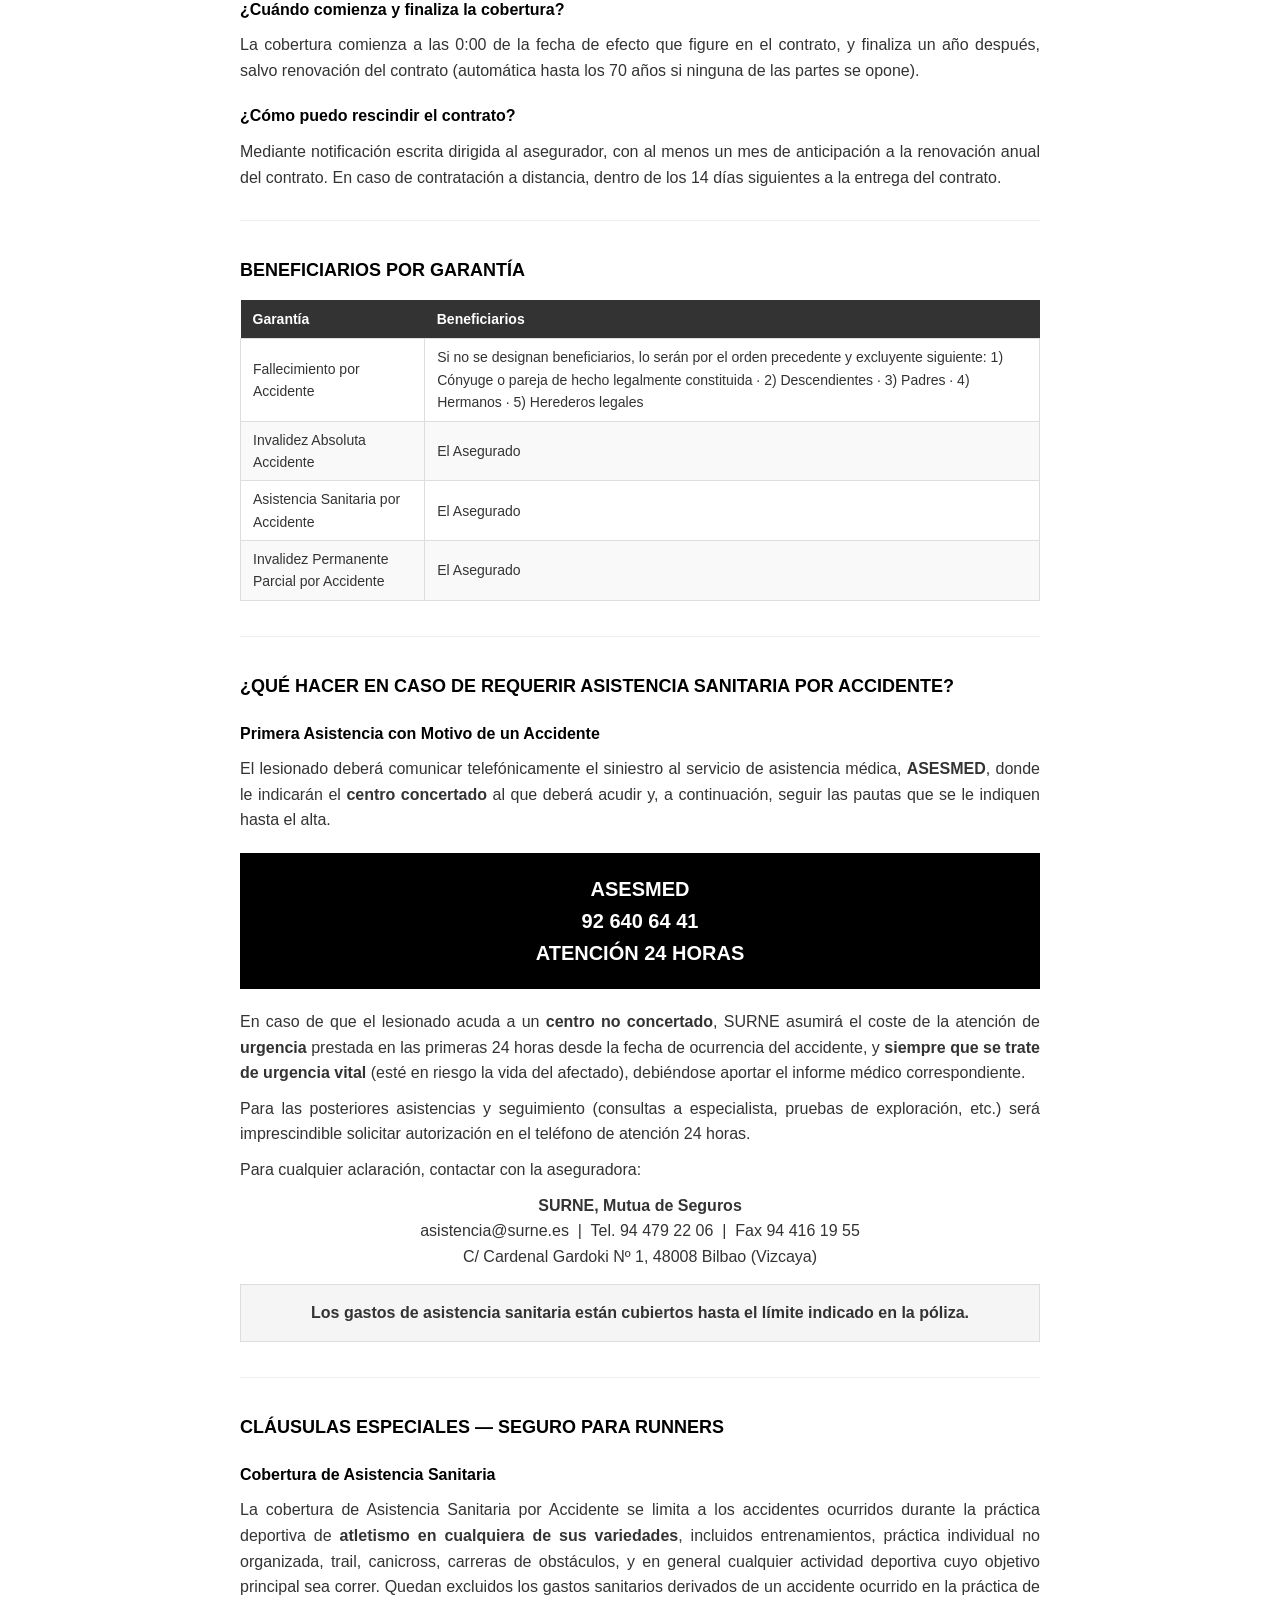
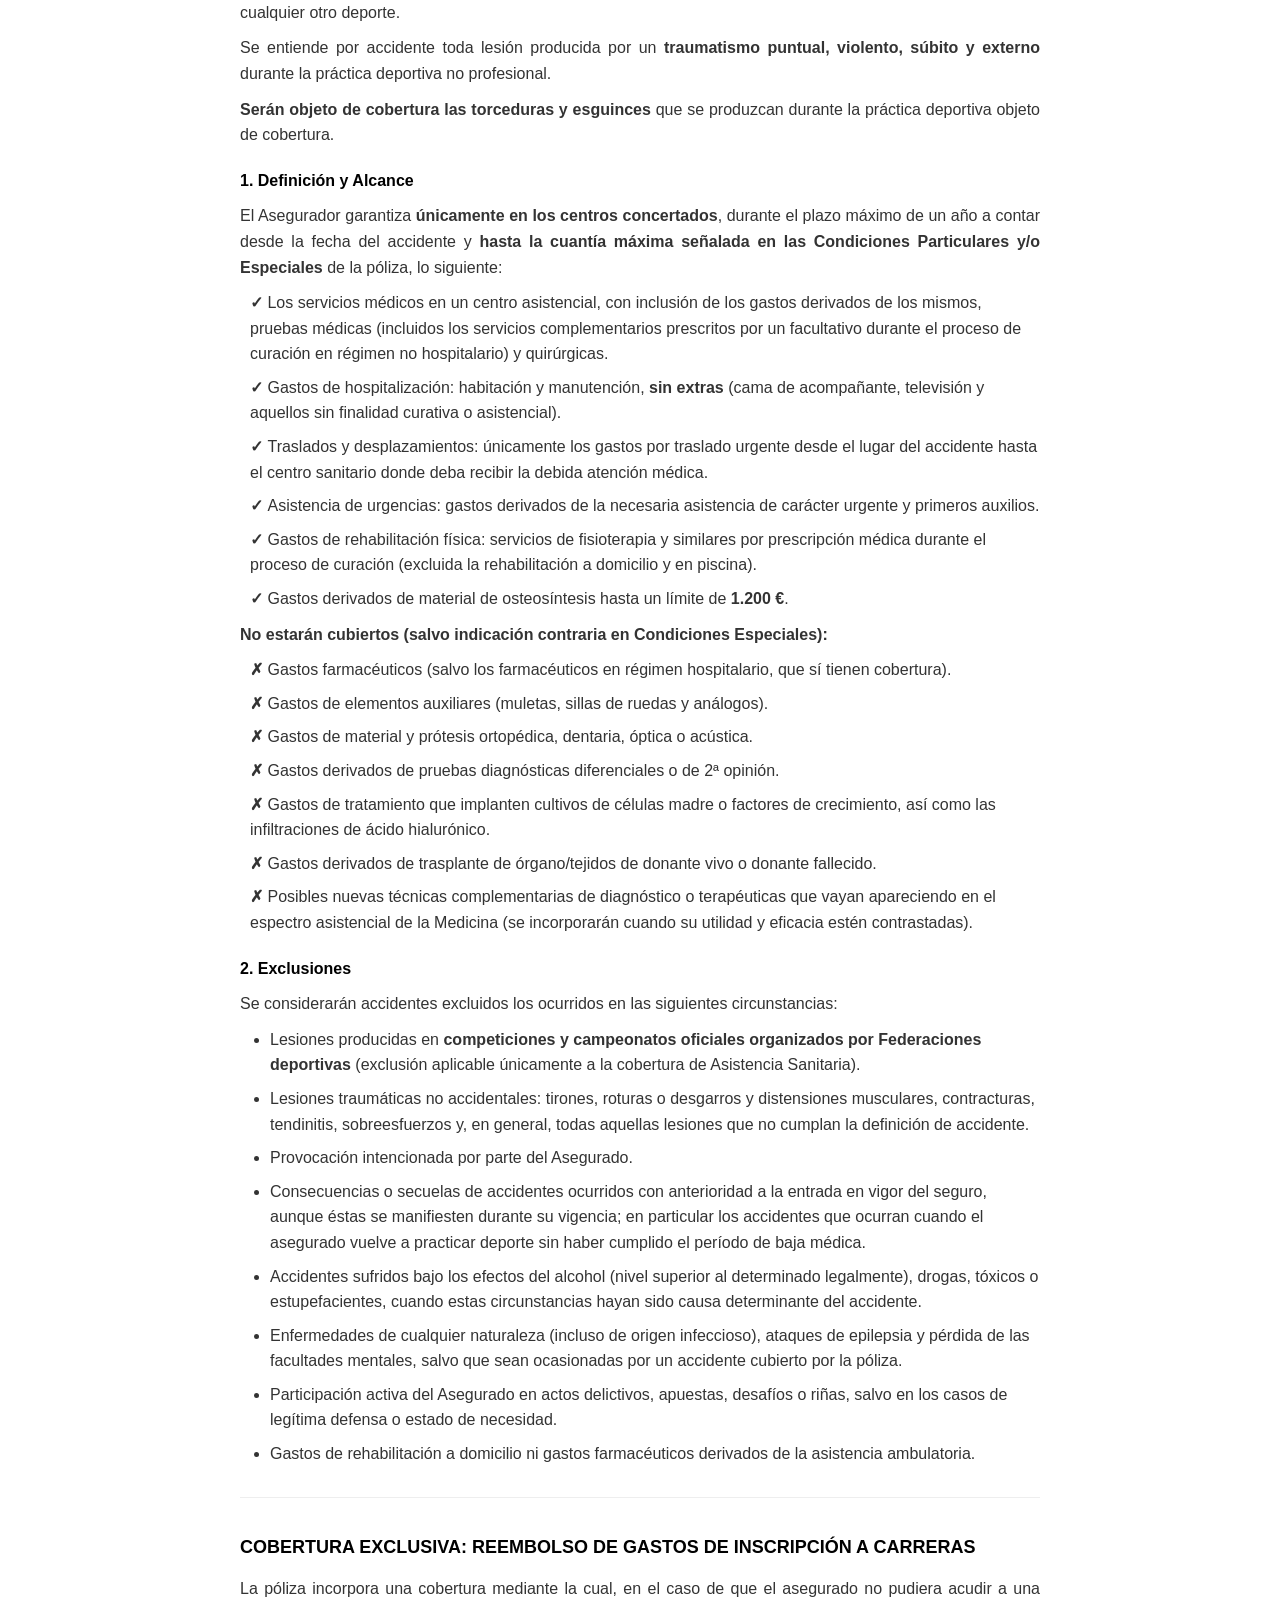
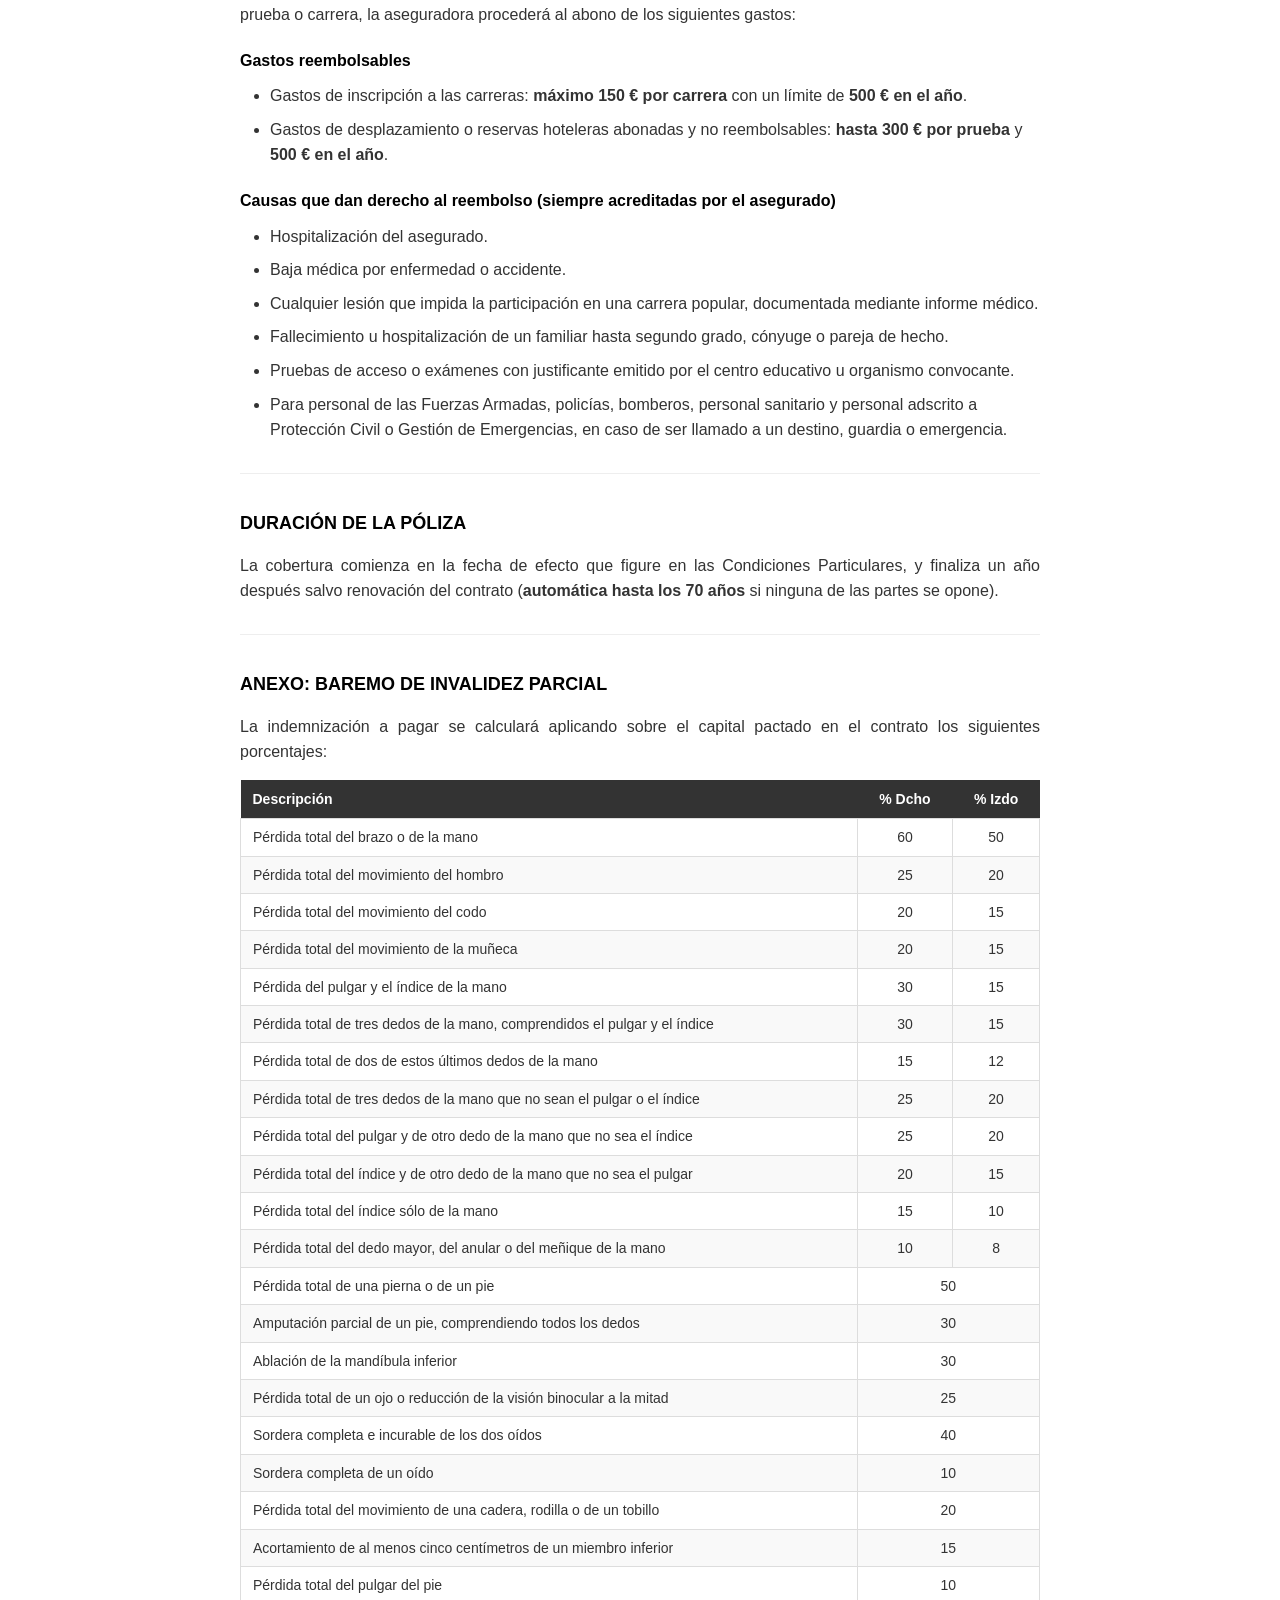
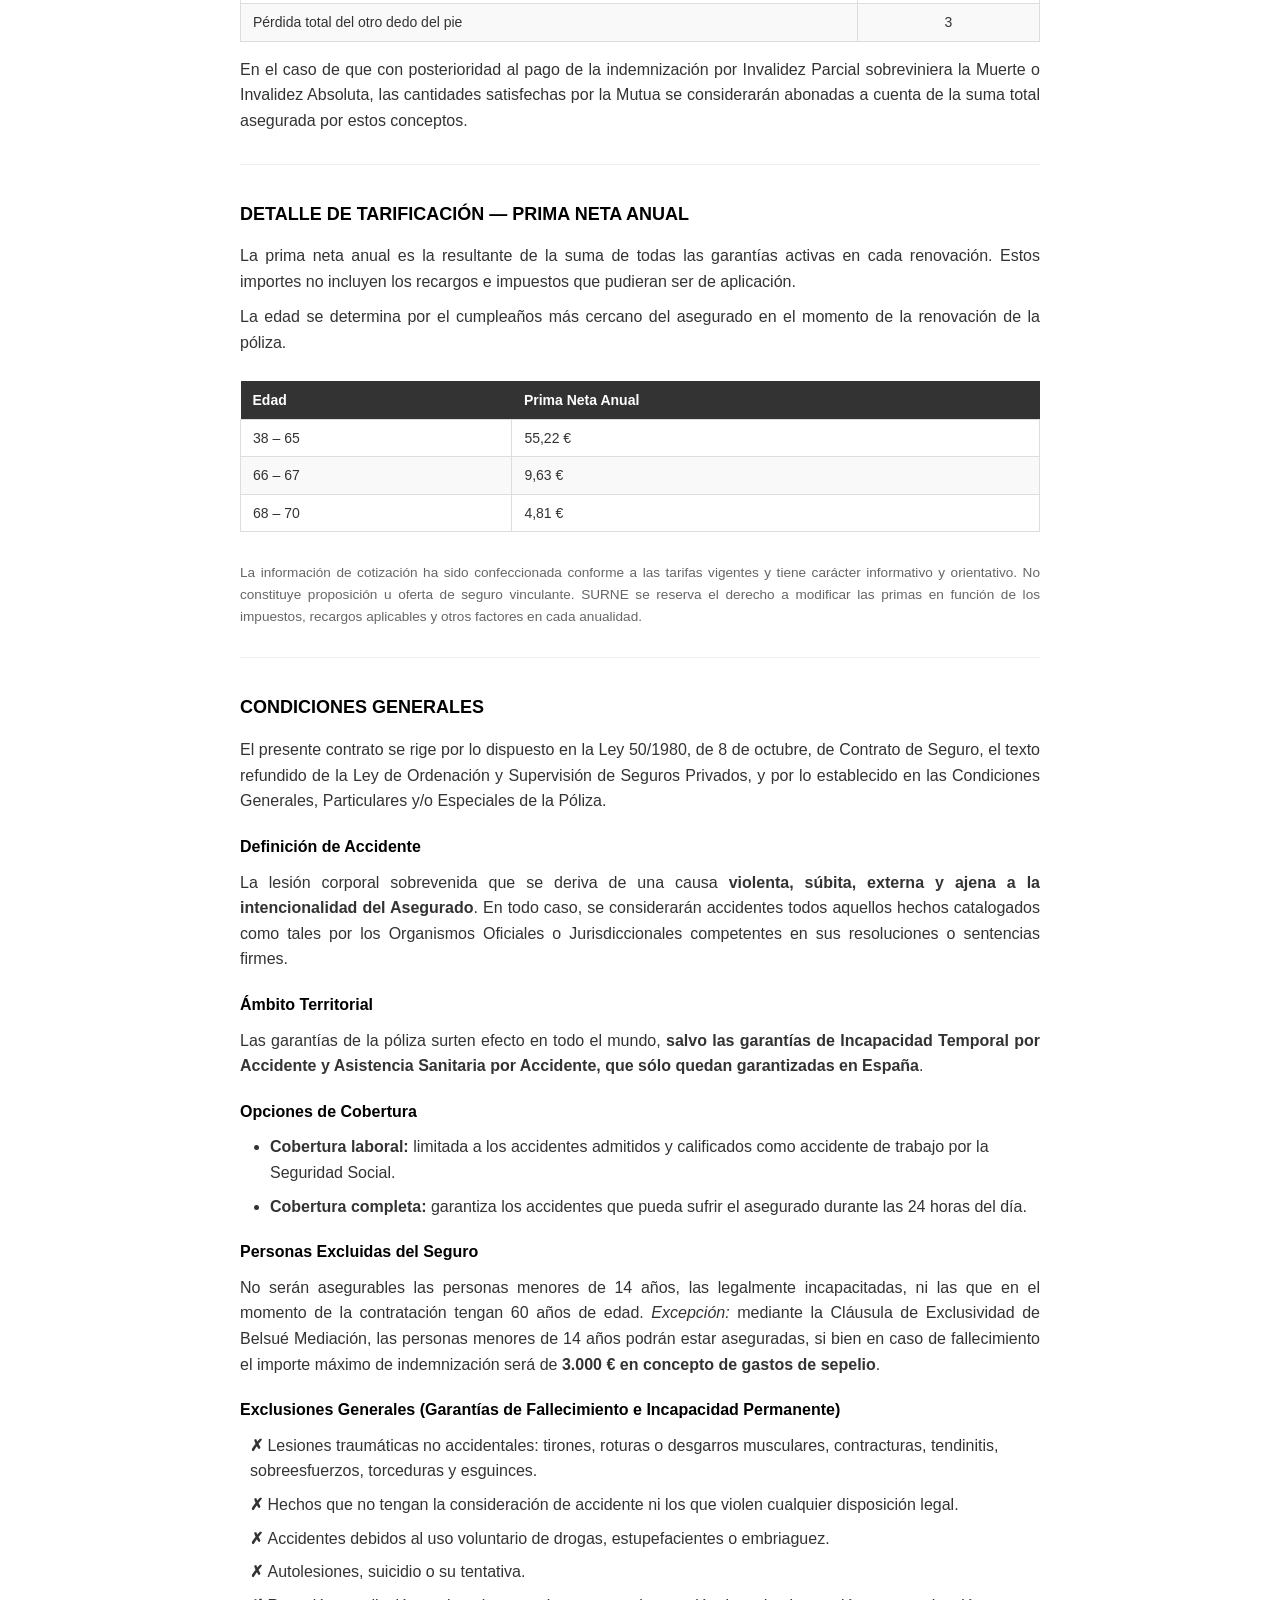
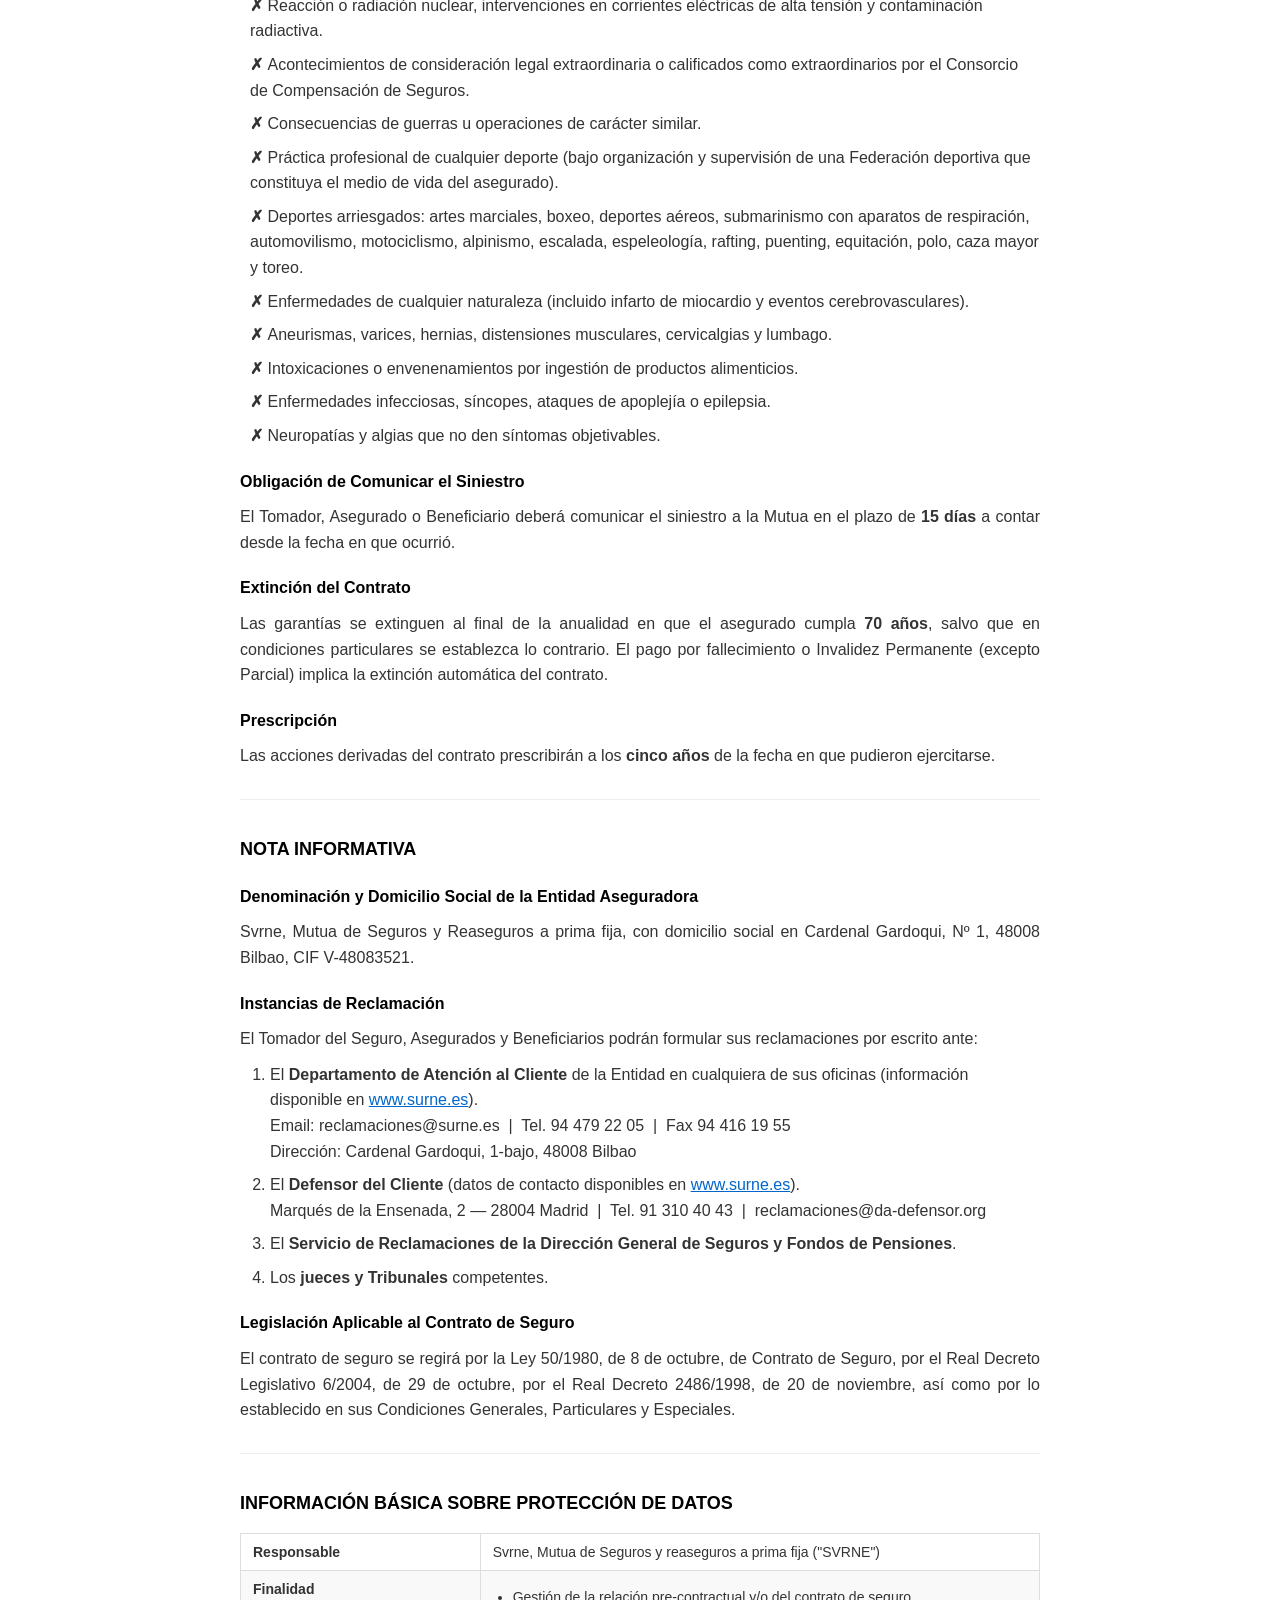
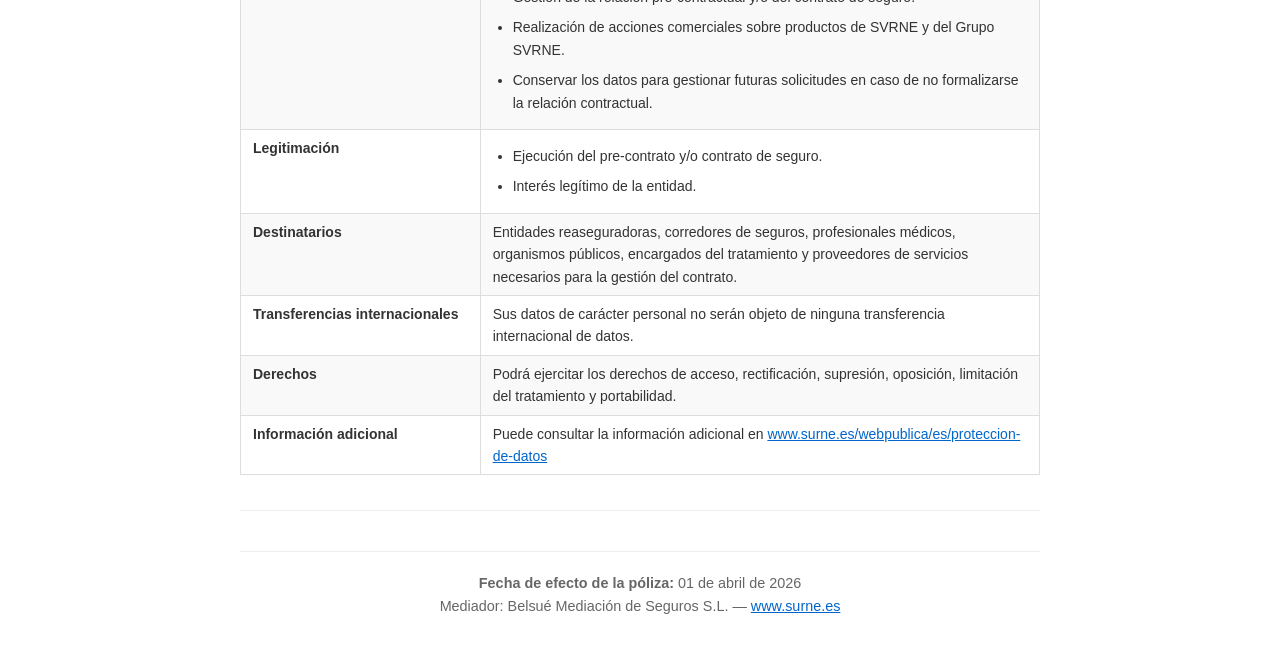
<file: poliza.html>
<!DOCTYPE html>
<html lang="es">
<head>
    <meta charset="UTF-8">
    <meta name="viewport" content="width=device-width, initial-scale=1.0">
    <title>Condiciones de la Póliza - CorreSeguro</title>
    <style>
        body {
            font-family: Arial, sans-serif;
            max-width: 800px;
            margin: 0 auto;
            padding: 40px 20px;
            background: #ffffff;
            color: #333;
            line-height: 1.6;
        }
        h1 {
            font-size: 24px;
            margin-bottom: 10px;
            text-align: center;
            border-bottom: 2px solid #333;
            padding-bottom: 15px;
        }
        .subtitulo {
            text-align: center;
            font-weight: bold;
            margin-bottom: 30px;
            color: #555;
        }
        h2 {
            font-size: 18px;
            margin-top: 30px;
            margin-bottom: 15px;
            color: #000;
            font-weight: bold;
            text-transform: uppercase;
        }
        h3 {
            font-size: 16px;
            margin-top: 20px;
            margin-bottom: 10px;
            color: #000;
            font-weight: bold;
        }
        p {
            margin: 10px 0;
            text-align: justify;
        }
        ul, ol {
            margin: 10px 0;
            padding-left: 30px;
        }
        li {
            margin: 8px 0;
        }
        strong {
            font-weight: bold;
        }
        a {
            color: #0066cc;
            text-decoration: underline;
        }
        .seccion {
            margin-bottom: 35px;
            padding-bottom: 20px;
            border-bottom: 1px solid #eee;
        }
        .seccion:last-child {
            border-bottom: none;
        }
        .aviso-destacado {
            background: #f5f5f5;
            border: 1px solid #ddd;
            padding: 15px 20px;
            margin: 15px 0;
            font-weight: bold;
            text-align: center;
        }
        .contacto-asistencia {
            background: #000;
            color: #fff;
            padding: 20px;
            text-align: center;
            margin: 20px 0;
            font-size: 20px;
            font-weight: bold;
        }
        table {
            width: 100%;
            border-collapse: collapse;
            margin: 15px 0;
            font-size: 14px;
        }
        table th {
            background: #333;
            color: #fff;
            padding: 8px 12px;
            text-align: left;
        }
        table td {
            border: 1px solid #ddd;
            padding: 7px 12px;
        }
        table tr:nth-child(even) td {
            background: #f9f9f9;
        }
        .tabla-primas {
            display: flex;
            gap: 20px;
        }
        .tabla-primas table {
            flex: 1;
        }
        .check-list {
            list-style: none;
            padding-left: 10px;
        }
        .check-list li::before {
            content: "✓ ";
            font-weight: bold;
        }
        .excluido-list {
            list-style: none;
            padding-left: 10px;
        }
        .excluido-list li::before {
            content: "✗ ";
            font-weight: bold;
        }
        .fecha-actualizacion {
            margin-top: 40px;
            padding-top: 20px;
            border-top: 1px solid #eee;
            font-size: 0.9rem;
            color: #666;
            text-align: center;
        }
    </style>
</head>
<body>

    <h1>SURNE ACCIDENTES</h1>
    <p class="subtitulo">Seguro para Runners — Condiciones de la Póliza<br>
    <span style="font-weight:normal; font-size:0.95em;">Mediador: Belsué Mediación de Seguros S.L.</span></p>

    <!-- DOCUMENTO DE INFORMACIÓN DEL PRODUCTO -->
    <div class="seccion">
        <h2>Documento de Información sobre el Producto de Seguro</h2>
        <p><strong>Empresa:</strong> SURNE Mutua de Seguros y Reaseguros a prima fija &nbsp;|&nbsp; <strong>Nº Autorización:</strong> M-0378 &nbsp;|&nbsp; <strong>Registrada en:</strong> España</p>
        <p>Es un seguro destinado a cubrir las posibles necesidades económicas derivadas de un accidente del asegurado, según el cual, la Compañía se obliga al abono de una cantidad económica en el supuesto de que se produzca un siniestro según los capitales y coberturas contratados.</p>

        <h3>¿Qué se asegura?</h3>
        <p><strong>Cobertura principal</strong></p>
        <ul class="check-list">
            <li>Fallecimiento por Accidente</li>
        </ul>
        <p><strong>Coberturas de contratación opcional</strong></p>
        <ul class="check-list">
            <li>Invalidez permanente absoluta por Accidente</li>
            <li>Invalidez permanente total por Accidente</li>
            <li>Fallecimiento por Accidente de circulación</li>
            <li>Invalidez permanente absoluta por Accidente de circulación</li>
            <li>Baja Diaria por Accidente</li>
            <li>Hospitalización médica por Accidente</li>
            <li>Asistencia en viaje</li>
            <li>Fallecimiento por infarto</li>
        </ul>

        <h3>¿Qué no está asegurado?</h3>
        <ul class="excluido-list">
            <li>Lesiones ya existentes antes del contrato.</li>
            <li>Lesiones producidas por hechos que no tengan la consideración de accidente.</li>
            <li>Autolesiones ni suicidio (o tentativa).</li>
            <li>Lesiones producidas por accidentes debidos al consumo de drogas o alcohol.</li>
            <li>Lesiones producidas como consecuencia de la práctica profesional de cualquier deporte.</li>
            <li>Las neuropatías y <em>algias</em> que no den síntomas objetivables.</li>
        </ul>

        <h3>¿Existen restricciones en lo que respecta a la cobertura?</h3>
        <p>Cobertura completa o laboral (según contrato).</p>

        <h3>¿Dónde estoy cubierto?</h3>
        <p>Todo el mundo (las garantías de Incapacidad Temporal y Asistencia Sanitaria por Accidente quedan garantizadas únicamente en España).</p>

        <h3>¿Cuáles son mis obligaciones?</h3>
        <ul>
            <li>Abonar los distintos recibos derivados del contrato.</li>
            <li>Facilitar a la aseguradora toda la información necesaria y de forma veraz para que se pueda valorar correctamente el riesgo antes de formalizar el contrato, así como cualquier modificación de la misma a lo largo de la vigencia del contrato.</li>
            <li>Comunicar a la aseguradora los hechos que puedan dar lugar a prestación, en el plazo de siete días desde que se conozcan, aportando la información y documentación necesaria para su correcta tramitación.</li>
        </ul>

        <h3>¿Cuándo y cómo tengo que efectuar los pagos?</h3>
        <p>Con carácter general, el pago será anual salvo que se solicite su fraccionamiento (semestral, trimestral…) en el momento de la contratación. Por defecto, el pago de los recibos se realizará mediante domiciliación bancaria.</p>

        <h3>¿Cuándo comienza y finaliza la cobertura?</h3>
        <p>La cobertura comienza a las 0:00 de la fecha de efecto que figure en el contrato, y finaliza un año después, salvo renovación del contrato (automática hasta los 70 años si ninguna de las partes se opone).</p>

        <h3>¿Cómo puedo rescindir el contrato?</h3>
        <p>Mediante notificación escrita dirigida al asegurador, con al menos un mes de anticipación a la renovación anual del contrato. En caso de contratación a distancia, dentro de los 14 días siguientes a la entrega del contrato.</p>
    </div>

    <!-- BENEFICIARIOS -->
    <div class="seccion" id="beneficiarios">
        <h2>Beneficiarios por Garantía</h2>
        <table>
            <thead>
                <tr>
                    <th>Garantía</th>
                    <th>Beneficiarios</th>
                </tr>
            </thead>
            <tbody>
                <tr>
                    <td>Fallecimiento por Accidente</td>
                    <td>Si no se designan beneficiarios, lo serán por el orden precedente y excluyente siguiente: 1) Cónyuge o pareja de hecho legalmente constituida · 2) Descendientes · 3) Padres · 4) Hermanos · 5) Herederos legales</td>
                </tr>
                <tr>
                    <td>Invalidez Absoluta Accidente</td>
                    <td>El Asegurado</td>
                </tr>
                <tr>
                    <td>Asistencia Sanitaria por Accidente</td>
                    <td>El Asegurado</td>
                </tr>
                <tr>
                    <td>Invalidez Permanente Parcial por Accidente</td>
                    <td>El Asegurado</td>
                </tr>
            </tbody>
        </table>
    </div>

    <!-- ASISTENCIA SANITARIA: QUÉ HACER -->
    <div class="seccion" id="asistencia-urgencias">
        <h2>¿Qué Hacer en Caso de Requerir Asistencia Sanitaria por Accidente?</h2>

        <h3>Primera Asistencia con Motivo de un Accidente</h3>
        <p>El lesionado deberá comunicar telefónicamente el siniestro al servicio de asistencia médica, <strong>ASESMED</strong>, donde le indicarán el <strong>centro concertado</strong> al que deberá acudir y, a continuación, seguir las pautas que se le indiquen hasta el alta.</p>

        <div class="contacto-asistencia">
            ASESMED<br>
            92 640 64 41<br>
            ATENCIÓN 24 HORAS
        </div>

        <p>En caso de que el lesionado acuda a un <strong>centro no concertado</strong>, SURNE asumirá el coste de la atención de <strong>urgencia</strong> prestada en las primeras 24 horas desde la fecha de ocurrencia del accidente, y <strong>siempre que se trate de urgencia vital</strong> (esté en riesgo la vida del afectado), debiéndose aportar el informe médico correspondiente.</p>
        <p>Para las posteriores asistencias y seguimiento (consultas a especialista, pruebas de exploración, etc.) será imprescindible solicitar autorización en el teléfono de atención 24 horas.</p>
        <p>Para cualquier aclaración, contactar con la aseguradora:</p>
        <p style="text-align:center;">
            <strong>SURNE, Mutua de Seguros</strong><br>
            asistencia@surne.es &nbsp;|&nbsp; Tel. 94 479 22 06 &nbsp;|&nbsp; Fax 94 416 19 55<br>
            C/ Cardenal Gardoki Nº 1, 48008 Bilbao (Vizcaya)
        </p>
        <div class="aviso-destacado">Los gastos de asistencia sanitaria están cubiertos hasta el límite indicado en la póliza.</div>
    </div>

    <!-- CLÁUSULAS ESPECIALES RUNNERS -->
    <div class="seccion" id="coberturas-runners">
        <h2>Cláusulas Especiales — Seguro para Runners</h2>

        <h3>Cobertura de Asistencia Sanitaria</h3>
        <p>La cobertura de Asistencia Sanitaria por Accidente se limita a los accidentes ocurridos durante la práctica deportiva de <strong>atletismo en cualquiera de sus variedades</strong>, incluidos entrenamientos, práctica individual no organizada, trail, canicross, carreras de obstáculos, y en general cualquier actividad deportiva cuyo objetivo principal sea correr. Quedan excluidos los gastos sanitarios derivados de un accidente ocurrido en la práctica de cualquier otro deporte.</p>
        <p>Se entiende por accidente toda lesión producida por un <strong>traumatismo puntual, violento, súbito y externo</strong> durante la práctica deportiva no profesional.</p>
        <p><strong>Serán objeto de cobertura las torceduras y esguinces</strong> que se produzcan durante la práctica deportiva objeto de cobertura.</p>

        <h3 id="rehabilitacion">1. Definición y Alcance</h3>
        <p>El Asegurador garantiza <strong>únicamente en los centros concertados</strong>, durante el plazo máximo de un año a contar desde la fecha del accidente y <strong>hasta la cuantía máxima señalada en las Condiciones Particulares y/o Especiales</strong> de la póliza, lo siguiente:</p>
        <ul class="check-list">
            <li>Los servicios médicos en un centro asistencial, con inclusión de los gastos derivados de los mismos, pruebas médicas (incluidos los servicios complementarios prescritos por un facultativo durante el proceso de curación en régimen no hospitalario) y quirúrgicas.</li>
            <li>Gastos de hospitalización: habitación y manutención, <strong>sin extras</strong> (cama de acompañante, televisión y aquellos sin finalidad curativa o asistencial).</li>
            <li>Traslados y desplazamientos: únicamente los gastos por traslado urgente desde el lugar del accidente hasta el centro sanitario donde deba recibir la debida atención médica.</li>
            <li>Asistencia de urgencias: gastos derivados de la necesaria asistencia de carácter urgente y primeros auxilios.</li>
            <li>Gastos de rehabilitación física: servicios de fisioterapia y similares por prescripción médica durante el proceso de curación (excluida la rehabilitación a domicilio y en piscina).</li>
            <li>Gastos derivados de material de osteosíntesis hasta un límite de <strong>1.200 €</strong>.</li>
        </ul>

        <p><strong>No estarán cubiertos (salvo indicación contraria en Condiciones Especiales):</strong></p>
        <ul class="excluido-list">
            <li>Gastos farmacéuticos (salvo los farmacéuticos en régimen hospitalario, que sí tienen cobertura).</li>
            <li>Gastos de elementos auxiliares (muletas, sillas de ruedas y análogos).</li>
            <li>Gastos de material y prótesis ortopédica, dentaria, óptica o acústica.</li>
            <li>Gastos derivados de pruebas diagnósticas diferenciales o de 2ª opinión.</li>
            <li>Gastos de tratamiento que implanten cultivos de células madre o factores de crecimiento, así como las infiltraciones de ácido hialurónico.</li>
            <li>Gastos derivados de trasplante de órgano/tejidos de donante vivo o donante fallecido.</li>
            <li>Posibles nuevas técnicas complementarias de diagnóstico o terapéuticas que vayan apareciendo en el espectro asistencial de la Medicina (se incorporarán cuando su utilidad y eficacia estén contrastadas).</li>
        </ul>

        <h3>2. Exclusiones</h3>
        <p>Se considerarán accidentes excluidos los ocurridos en las siguientes circunstancias:</p>
        <ul>
            <li>Lesiones producidas en <strong>competiciones y campeonatos oficiales organizados por Federaciones deportivas</strong> (exclusión aplicable únicamente a la cobertura de Asistencia Sanitaria).</li>
            <li>Lesiones traumáticas no accidentales: tirones, roturas o desgarros y distensiones musculares, contracturas, tendinitis, sobreesfuerzos y, en general, todas aquellas lesiones que no cumplan la definición de accidente.</li>
            <li>Provocación intencionada por parte del Asegurado.</li>
            <li>Consecuencias o secuelas de accidentes ocurridos con anterioridad a la entrada en vigor del seguro, aunque éstas se manifiesten durante su vigencia; en particular los accidentes que ocurran cuando el asegurado vuelve a practicar deporte sin haber cumplido el período de baja médica.</li>
            <li>Accidentes sufridos bajo los efectos del alcohol (nivel superior al determinado legalmente), drogas, tóxicos o estupefacientes, cuando estas circunstancias hayan sido causa determinante del accidente.</li>
            <li>Enfermedades de cualquier naturaleza (incluso de origen infeccioso), ataques de epilepsia y pérdida de las facultades mentales, salvo que sean ocasionadas por un accidente cubierto por la póliza.</li>
            <li>Participación activa del Asegurado en actos delictivos, apuestas, desafíos o riñas, salvo en los casos de legítima defensa o estado de necesidad.</li>
            <li>Gastos de rehabilitación a domicilio ni gastos farmacéuticos derivados de la asistencia ambulatoria.</li>
        </ul>
    </div>

    <!-- COBERTURA GASTOS DE INSCRIPCIÓN A CARRERAS -->
    <div class="seccion" id="reembolso-carreras">
        <h2>Cobertura Exclusiva: Reembolso de Gastos de Inscripción a Carreras</h2>
        <p>La póliza incorpora una cobertura mediante la cual, en el caso de que el asegurado no pudiera acudir a una prueba o carrera, la aseguradora procederá al abono de los siguientes gastos:</p>

        <h3>Gastos reembolsables</h3>
        <ul>
            <li>Gastos de inscripción a las carreras: <strong>máximo 150 € por carrera</strong> con un límite de <strong>500 € en el año</strong>.</li>
            <li>Gastos de desplazamiento o reservas hoteleras abonadas y no reembolsables: <strong>hasta 300 € por prueba</strong> y <strong>500 € en el año</strong>.</li>
        </ul>

        <h3>Causas que dan derecho al reembolso (siempre acreditadas por el asegurado)</h3>
        <ul>
            <li>Hospitalización del asegurado.</li>
            <li>Baja médica por enfermedad o accidente.</li>
            <li>Cualquier lesión que impida la participación en una carrera popular, documentada mediante informe médico.</li>
            <li>Fallecimiento u hospitalización de un familiar hasta segundo grado, cónyuge o pareja de hecho.</li>
            <li>Pruebas de acceso o exámenes con justificante emitido por el centro educativo u organismo convocante.</li>
            <li>Para personal de las Fuerzas Armadas, policías, bomberos, personal sanitario y personal adscrito a Protección Civil o Gestión de Emergencias, en caso de ser llamado a un destino, guardia o emergencia.</li>
        </ul>
    </div>

    <!-- DURACIÓN Y OTRAS CLÁUSULAS -->
    <div class="seccion">
        <h2>Duración de la Póliza</h2>
        <p>La cobertura comienza en la fecha de efecto que figure en las Condiciones Particulares, y finaliza un año después salvo renovación del contrato (<strong>automática hasta los 70 años</strong> si ninguna de las partes se opone).</p>
    </div>

    <!-- BAREMO DE PARCIALES -->
    <div class="seccion">
        <h2>Anexo: Baremo de Invalidez Parcial</h2>
        <p>La indemnización a pagar se calculará aplicando sobre el capital pactado en el contrato los siguientes porcentajes:</p>

        <table>
            <thead>
                <tr>
                    <th>Descripción</th>
                    <th style="text-align:center;">% Dcho</th>
                    <th style="text-align:center;">% Izdo</th>
                </tr>
            </thead>
            <tbody>
                <tr><td>Pérdida total del brazo o de la mano</td><td style="text-align:center;">60</td><td style="text-align:center;">50</td></tr>
                <tr><td>Pérdida total del movimiento del hombro</td><td style="text-align:center;">25</td><td style="text-align:center;">20</td></tr>
                <tr><td>Pérdida total del movimiento del codo</td><td style="text-align:center;">20</td><td style="text-align:center;">15</td></tr>
                <tr><td>Pérdida total del movimiento de la muñeca</td><td style="text-align:center;">20</td><td style="text-align:center;">15</td></tr>
                <tr><td>Pérdida del pulgar y el índice de la mano</td><td style="text-align:center;">30</td><td style="text-align:center;">15</td></tr>
                <tr><td>Pérdida total de tres dedos de la mano, comprendidos el pulgar y el índice</td><td style="text-align:center;">30</td><td style="text-align:center;">15</td></tr>
                <tr><td>Pérdida total de dos de estos últimos dedos de la mano</td><td style="text-align:center;">15</td><td style="text-align:center;">12</td></tr>
                <tr><td>Pérdida total de tres dedos de la mano que no sean el pulgar o el índice</td><td style="text-align:center;">25</td><td style="text-align:center;">20</td></tr>
                <tr><td>Pérdida total del pulgar y de otro dedo de la mano que no sea el índice</td><td style="text-align:center;">25</td><td style="text-align:center;">20</td></tr>
                <tr><td>Pérdida total del índice y de otro dedo de la mano que no sea el pulgar</td><td style="text-align:center;">20</td><td style="text-align:center;">15</td></tr>
                <tr><td>Pérdida total del índice sólo de la mano</td><td style="text-align:center;">15</td><td style="text-align:center;">10</td></tr>
                <tr><td>Pérdida total del dedo mayor, del anular o del meñique de la mano</td><td style="text-align:center;">10</td><td style="text-align:center;">8</td></tr>
                <tr><td>Pérdida total de una pierna o de un pie</td><td style="text-align:center;" colspan="2">50</td></tr>
                <tr><td>Amputación parcial de un pie, comprendiendo todos los dedos</td><td style="text-align:center;" colspan="2">30</td></tr>
                <tr><td>Ablación de la mandíbula inferior</td><td style="text-align:center;" colspan="2">30</td></tr>
                <tr><td>Pérdida total de un ojo o reducción de la visión binocular a la mitad</td><td style="text-align:center;" colspan="2">25</td></tr>
                <tr><td>Sordera completa e incurable de los dos oídos</td><td style="text-align:center;" colspan="2">40</td></tr>
                <tr><td>Sordera completa de un oído</td><td style="text-align:center;" colspan="2">10</td></tr>
                <tr><td>Pérdida total del movimiento de una cadera, rodilla o de un tobillo</td><td style="text-align:center;" colspan="2">20</td></tr>
                <tr><td>Acortamiento de al menos cinco centímetros de un miembro inferior</td><td style="text-align:center;" colspan="2">15</td></tr>
                <tr><td>Pérdida total del pulgar del pie</td><td style="text-align:center;" colspan="2">10</td></tr>
                <tr><td>Pérdida total del otro dedo del pie</td><td style="text-align:center;" colspan="2">3</td></tr>
            </tbody>
        </table>
        <p>En el caso de que con posterioridad al pago de la indemnización por Invalidez Parcial sobreviniera la Muerte o Invalidez Absoluta, las cantidades satisfechas por la Mutua se considerarán abonadas a cuenta de la suma total asegurada por estos conceptos.</p>
    </div>

    <!-- TABLA DE PRIMAS -->
    <div class="seccion">
        <h2>Detalle de Tarificación — Prima Neta Anual</h2>
        <p>La prima neta anual es la resultante de la suma de todas las garantías activas en cada renovación. Estos importes no incluyen los recargos e impuestos que pudieran ser de aplicación.</p>
        <p>La edad se determina por el cumpleaños más cercano del asegurado en el momento de la renovación de la póliza.</p>

        <div class="tabla-primas">
            <table>
                <thead>
                    <tr><th>Edad</th><th>Prima Neta Anual</th></tr>
                </thead>
                <tbody>
                    <tr><td>38 – 65</td><td>55,22 €</td></tr>
                    <tr><td>66 – 67</td><td>9,63 €</td></tr>
                    <tr><td>68 – 70</td><td>4,81 €</td></tr>
                </tbody>
            </table>
        </div>

        <p style="font-size:0.85em; color:#666; margin-top:15px;">La información de cotización ha sido confeccionada conforme a las tarifas vigentes y tiene carácter informativo y orientativo. No constituye proposición u oferta de seguro vinculante. SURNE se reserva el derecho a modificar las primas en función de los impuestos, recargos aplicables y otros factores en cada anualidad.</p>
    </div>

    <!-- CONDICIONES GENERALES RESUMEN -->
    <div class="seccion">
        <h2>Condiciones Generales</h2>
        <p>El presente contrato se rige por lo dispuesto en la Ley 50/1980, de 8 de octubre, de Contrato de Seguro, el texto refundido de la Ley de Ordenación y Supervisión de Seguros Privados, y por lo establecido en las Condiciones Generales, Particulares y/o Especiales de la Póliza.</p>

        <h3>Definición de Accidente</h3>
        <p>La lesión corporal sobrevenida que se deriva de una causa <strong>violenta, súbita, externa y ajena a la intencionalidad del Asegurado</strong>. En todo caso, se considerarán accidentes todos aquellos hechos catalogados como tales por los Organismos Oficiales o Jurisdiccionales competentes en sus resoluciones o sentencias firmes.</p>

        <h3>Ámbito Territorial</h3>
        <p>Las garantías de la póliza surten efecto en todo el mundo, <strong>salvo las garantías de Incapacidad Temporal por Accidente y Asistencia Sanitaria por Accidente, que sólo quedan garantizadas en España</strong>.</p>

        <h3>Opciones de Cobertura</h3>
        <ul>
            <li><strong>Cobertura laboral:</strong> limitada a los accidentes admitidos y calificados como accidente de trabajo por la Seguridad Social.</li>
            <li><strong>Cobertura completa:</strong> garantiza los accidentes que pueda sufrir el asegurado durante las 24 horas del día.</li>
        </ul>

        <h3>Personas Excluidas del Seguro</h3>
        <p>No serán asegurables las personas menores de 14 años, las legalmente incapacitadas, ni las que en el momento de la contratación tengan 60 años de edad. <em>Excepción:</em> mediante la Cláusula de Exclusividad de Belsué Mediación, las personas menores de 14 años podrán estar aseguradas, si bien en caso de fallecimiento el importe máximo de indemnización será de <strong>3.000 € en concepto de gastos de sepelio</strong>.</p>

        <h3>Exclusiones Generales (Garantías de Fallecimiento e Incapacidad Permanente)</h3>
        <ul class="excluido-list">
            <li>Lesiones traumáticas no accidentales: tirones, roturas o desgarros musculares, contracturas, tendinitis, sobreesfuerzos, torceduras y esguinces.</li>
            <li>Hechos que no tengan la consideración de accidente ni los que violen cualquier disposición legal.</li>
            <li>Accidentes debidos al uso voluntario de drogas, estupefacientes o embriaguez.</li>
            <li>Autolesiones, suicidio o su tentativa.</li>
            <li>Reacción o radiación nuclear, intervenciones en corrientes eléctricas de alta tensión y contaminación radiactiva.</li>
            <li>Acontecimientos de consideración legal extraordinaria o calificados como extraordinarios por el Consorcio de Compensación de Seguros.</li>
            <li>Consecuencias de guerras u operaciones de carácter similar.</li>
            <li>Práctica profesional de cualquier deporte (bajo organización y supervisión de una Federación deportiva que constituya el medio de vida del asegurado).</li>
            <li>Deportes arriesgados: artes marciales, boxeo, deportes aéreos, submarinismo con aparatos de respiración, automovilismo, motociclismo, alpinismo, escalada, espeleología, rafting, puenting, equitación, polo, caza mayor y toreo.</li>
            <li>Enfermedades de cualquier naturaleza (incluido infarto de miocardio y eventos cerebrovasculares).</li>
            <li>Aneurismas, varices, hernias, distensiones musculares, cervicalgias y lumbago.</li>
            <li>Intoxicaciones o envenenamientos por ingestión de productos alimenticios.</li>
            <li>Enfermedades infecciosas, síncopes, ataques de apoplejía o epilepsia.</li>
            <li>Neuropatías y algias que no den síntomas objetivables.</li>
        </ul>

        <h3>Obligación de Comunicar el Siniestro</h3>
        <p>El Tomador, Asegurado o Beneficiario deberá comunicar el siniestro a la Mutua en el plazo de <strong>15 días</strong> a contar desde la fecha en que ocurrió.</p>

        <h3>Extinción del Contrato</h3>
        <p>Las garantías se extinguen al final de la anualidad en que el asegurado cumpla <strong>70 años</strong>, salvo que en condiciones particulares se establezca lo contrario. El pago por fallecimiento o Invalidez Permanente (excepto Parcial) implica la extinción automática del contrato.</p>

        <h3>Prescripción</h3>
        <p>Las acciones derivadas del contrato prescribirán a los <strong>cinco años</strong> de la fecha en que pudieron ejercitarse.</p>
    </div>

    <!-- NOTA INFORMATIVA -->
    <div class="seccion">
        <h2>Nota Informativa</h2>

        <h3>Denominación y Domicilio Social de la Entidad Aseguradora</h3>
        <p>Svrne, Mutua de Seguros y Reaseguros a prima fija, con domicilio social en Cardenal Gardoqui, Nº 1, 48008 Bilbao, CIF V-48083521.</p>

        <h3>Instancias de Reclamación</h3>
        <p>El Tomador del Seguro, Asegurados y Beneficiarios podrán formular sus reclamaciones por escrito ante:</p>
        <ol>
            <li>El <strong>Departamento de Atención al Cliente</strong> de la Entidad en cualquiera de sus oficinas (información disponible en <a href="https://www.surne.es" target="_blank">www.surne.es</a>).<br>
            Email: reclamaciones@surne.es &nbsp;|&nbsp; Tel. 94 479 22 05 &nbsp;|&nbsp; Fax 94 416 19 55<br>
            Dirección: Cardenal Gardoqui, 1-bajo, 48008 Bilbao</li>
            <li>El <strong>Defensor del Cliente</strong> (datos de contacto disponibles en <a href="https://www.surne.es" target="_blank">www.surne.es</a>).<br>
            Marqués de la Ensenada, 2 — 28004 Madrid &nbsp;|&nbsp; Tel. 91 310 40 43 &nbsp;|&nbsp; reclamaciones@da-defensor.org</li>
            <li>El <strong>Servicio de Reclamaciones de la Dirección General de Seguros y Fondos de Pensiones</strong>.</li>
            <li>Los <strong>jueces y Tribunales</strong> competentes.</li>
        </ol>

        <h3>Legislación Aplicable al Contrato de Seguro</h3>
        <p>El contrato de seguro se regirá por la Ley 50/1980, de 8 de octubre, de Contrato de Seguro, por el Real Decreto Legislativo 6/2004, de 29 de octubre, por el Real Decreto 2486/1998, de 20 de noviembre, así como por lo establecido en sus Condiciones Generales, Particulares y Especiales.</p>
    </div>

    <!-- PROTECCIÓN DE DATOS -->
    <div class="seccion">
        <h2>Información Básica sobre Protección de Datos</h2>
        <table>
            <tbody>
                <tr>
                    <td style="width:30%; font-weight:bold; vertical-align:top;">Responsable</td>
                    <td>Svrne, Mutua de Seguros y reaseguros a prima fija ("SVRNE")</td>
                </tr>
                <tr>
                    <td style="font-weight:bold; vertical-align:top;">Finalidad</td>
                    <td>
                        <ul style="margin:0; padding-left:20px;">
                            <li>Gestión de la relación pre-contractual y/o del contrato de seguro.</li>
                            <li>Realización de acciones comerciales sobre productos de SVRNE y del Grupo SVRNE.</li>
                            <li>Conservar los datos para gestionar futuras solicitudes en caso de no formalizarse la relación contractual.</li>
                        </ul>
                    </td>
                </tr>
                <tr>
                    <td style="font-weight:bold; vertical-align:top;">Legitimación</td>
                    <td>
                        <ul style="margin:0; padding-left:20px;">
                            <li>Ejecución del pre-contrato y/o contrato de seguro.</li>
                            <li>Interés legítimo de la entidad.</li>
                        </ul>
                    </td>
                </tr>
                <tr>
                    <td style="font-weight:bold; vertical-align:top;">Destinatarios</td>
                    <td>Entidades reaseguradoras, corredores de seguros, profesionales médicos, organismos públicos, encargados del tratamiento y proveedores de servicios necesarios para la gestión del contrato.</td>
                </tr>
                <tr>
                    <td style="font-weight:bold; vertical-align:top;">Transferencias internacionales</td>
                    <td>Sus datos de carácter personal no serán objeto de ninguna transferencia internacional de datos.</td>
                </tr>
                <tr>
                    <td style="font-weight:bold; vertical-align:top;">Derechos</td>
                    <td>Podrá ejercitar los derechos de acceso, rectificación, supresión, oposición, limitación del tratamiento y portabilidad.</td>
                </tr>
                <tr>
                    <td style="font-weight:bold; vertical-align:top;">Información adicional</td>
                    <td>Puede consultar la información adicional en <a href="https://www.surne.es/webpublica/es/proteccion-de-datos" target="_blank">www.surne.es/webpublica/es/proteccion-de-datos</a></td>
                </tr>
            </tbody>
        </table>
    </div>

    <div class="fecha-actualizacion">
        <strong>Fecha de efecto de la póliza:</strong> 01 de abril de 2026<br>
        Mediador: Belsué Mediación de Seguros S.L. — <a href="https://www.surne.es" target="_blank">www.surne.es</a>
    </div>

</body>
</html>
</file>
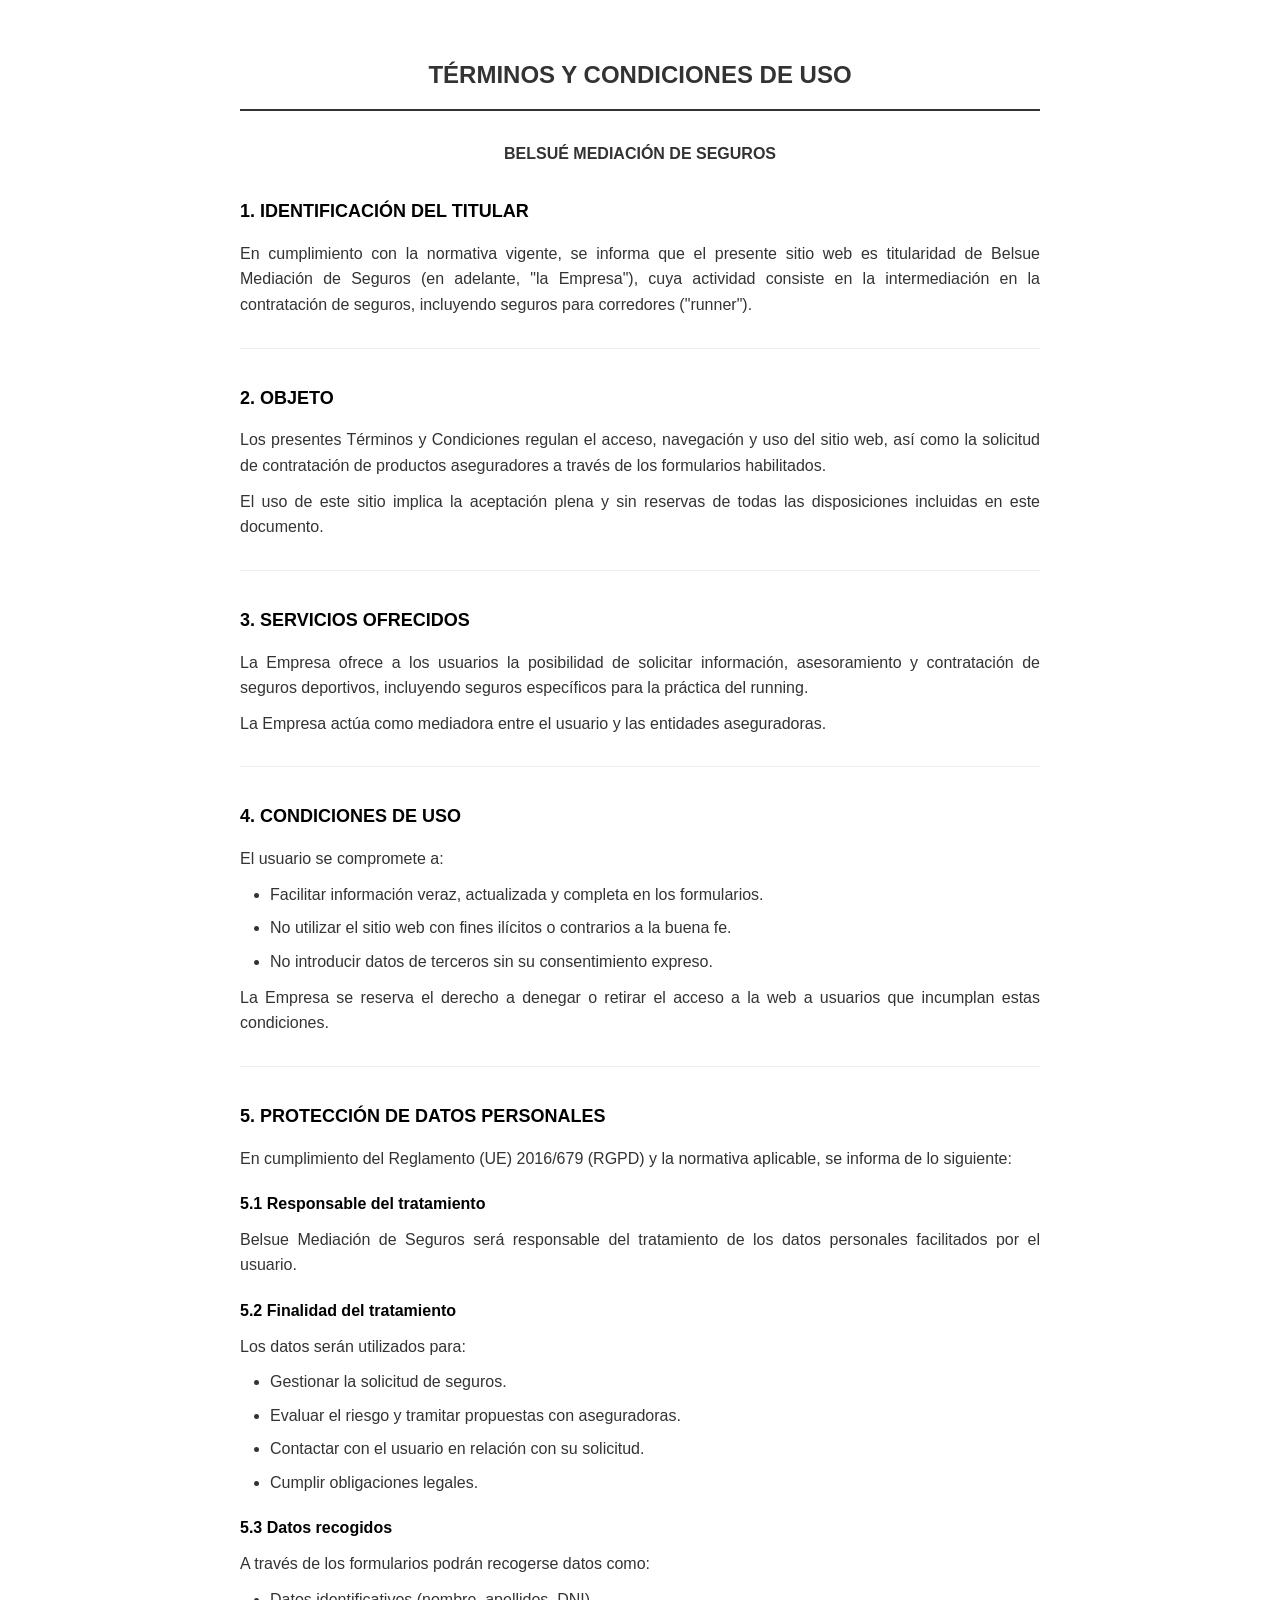
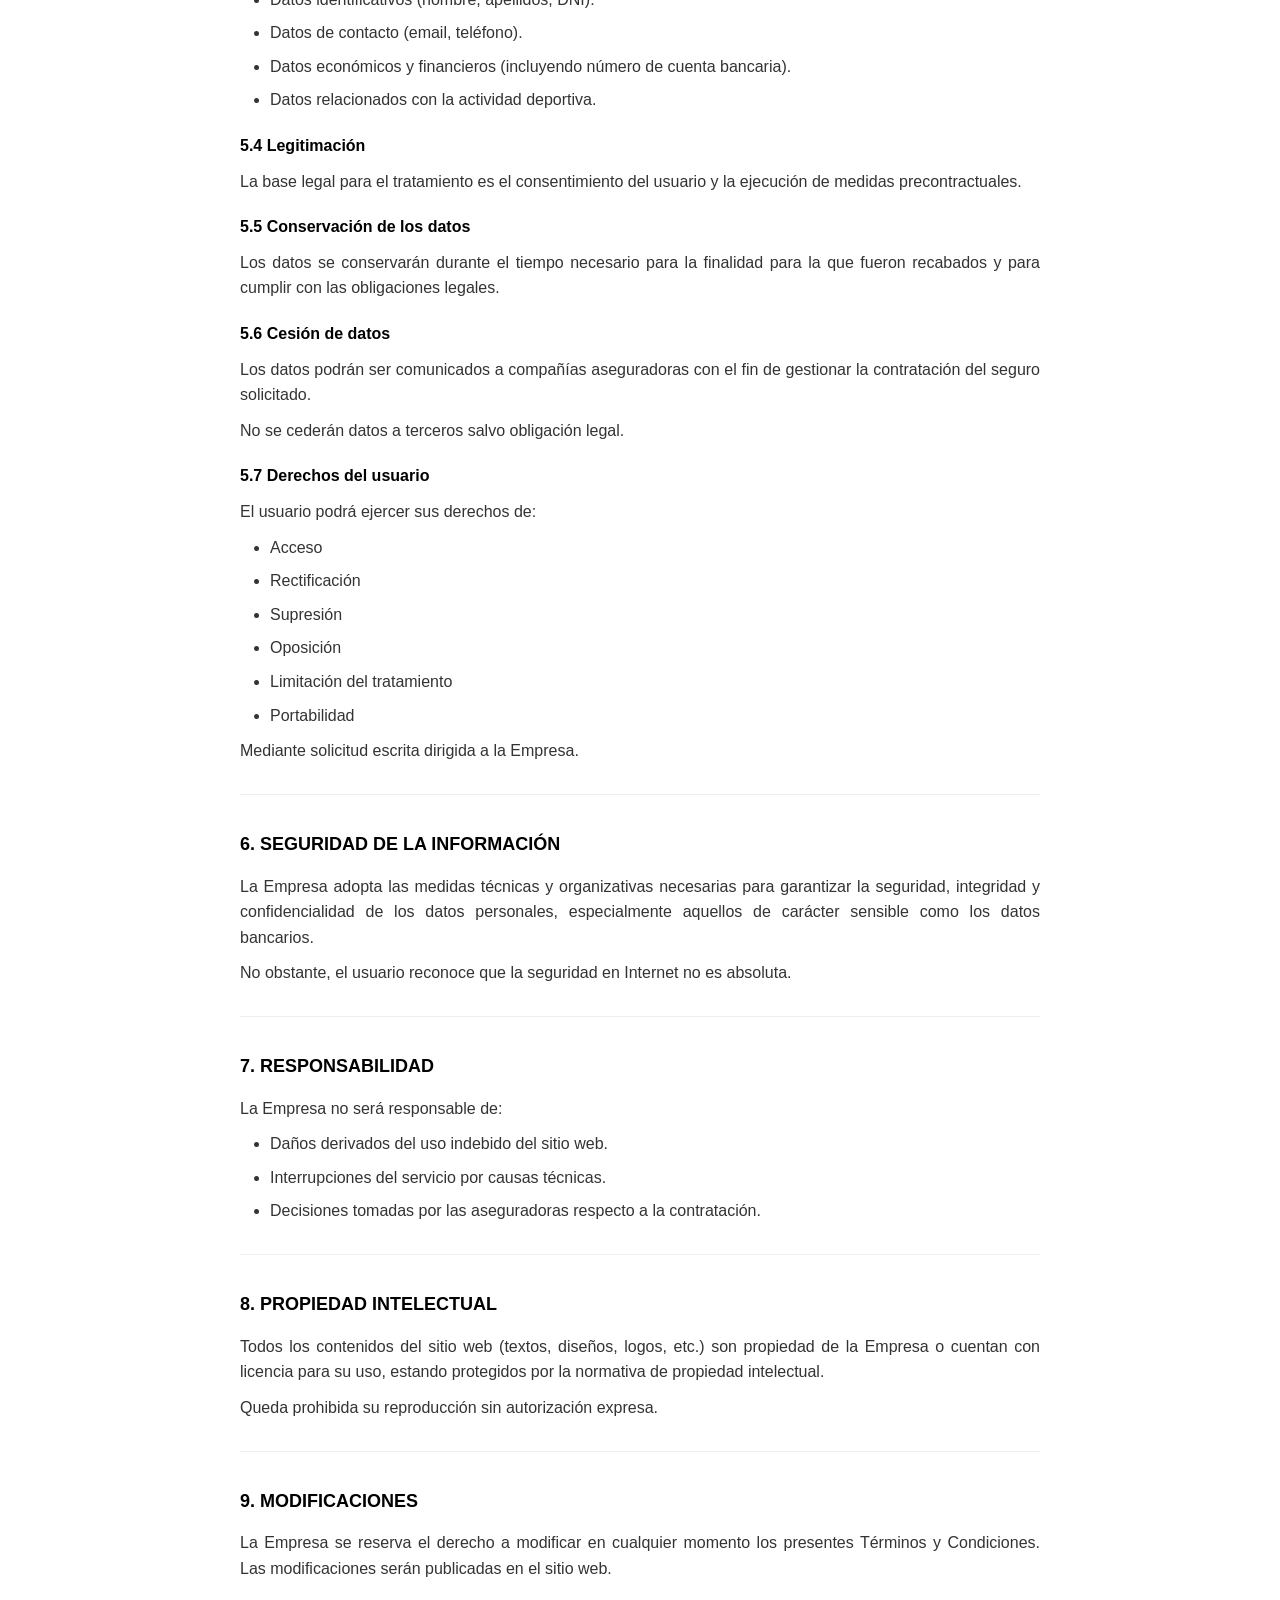
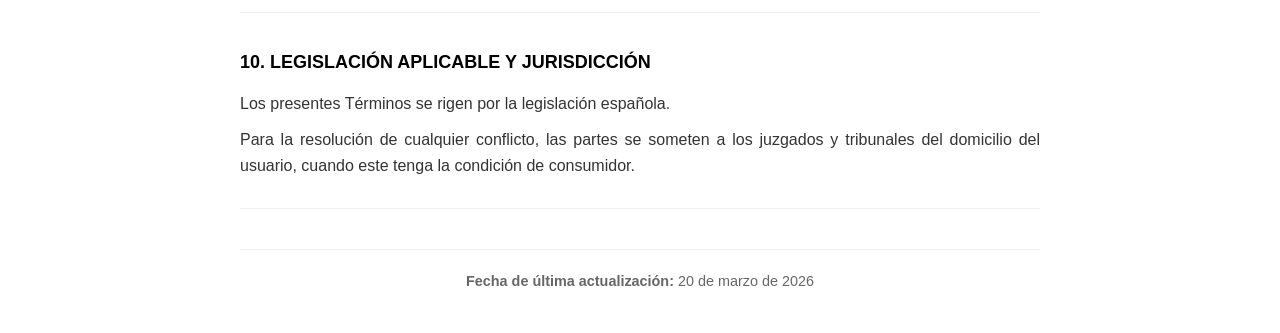
<file: terminos-condiciones.html>
<!DOCTYPE html>
<html lang="es">
<head>
    <meta charset="UTF-8">
    <meta name="viewport" content="width=device-width, initial-scale=1.0">
    <title>Términos y Condiciones - CorreSeguro</title>
    <style>
        body {
            font-family: Arial, sans-serif;
            max-width: 800px;
            margin: 0 auto;
            padding: 40px 20px;
            background: #ffffff;
            color: #333;
            line-height: 1.6;
        }
        h1 {
            font-size: 24px;
            margin-bottom: 30px;
            text-align: center;
            border-bottom: 2px solid #333;
            padding-bottom: 15px;
        }
        h2 {
            font-size: 18px;
            margin-top: 30px;
            margin-bottom: 15px;
            color: #000;
            font-weight: bold;
        }
        h3 {
            font-size: 16px;
            margin-top: 20px;
            margin-bottom: 10px;
            color: #000;
            font-weight: bold;
        }
        p {
            margin: 10px 0;
            text-align: justify;
        }
        ul, ol {
            margin: 10px 0;
            padding-left: 30px;
        }
        li {
            margin: 8px 0;
        }
        strong {
            font-weight: bold;
        }
        a {
            color: #0066cc;
            text-decoration: underline;
        }
        .seccion {
            margin-bottom: 35px;
            padding-bottom: 20px;
            border-bottom: 1px solid #eee;
        }
        .seccion:last-child {
            border-bottom: none;
        }
        .fecha-actualizacion {
            margin-top: 40px;
            padding-top: 20px;
            border-top: 1px solid #eee;
            font-size: 0.9rem;
            color: #666;
            text-align: center;
        }
    </style>
</head>
<body>
    <h1>TÉRMINOS Y CONDICIONES DE USO</h1>
    <p style="text-align: center; font-weight: bold; margin-bottom: 30px;">BELSUÉ MEDIACIÓN DE SEGUROS</p>

    <div class="seccion">
        <h2>1. IDENTIFICACIÓN DEL TITULAR</h2>
        <p>En cumplimiento con la normativa vigente, se informa que el presente sitio web es titularidad de Belsue Mediación de Seguros (en adelante, "la Empresa"), cuya actividad consiste en la intermediación en la contratación de seguros, incluyendo seguros para corredores ("runner").</p>
    </div>

    <div class="seccion">
        <h2>2. OBJETO</h2>
        <p>Los presentes Términos y Condiciones regulan el acceso, navegación y uso del sitio web, así como la solicitud de contratación de productos aseguradores a través de los formularios habilitados.</p>
        <p>El uso de este sitio implica la aceptación plena y sin reservas de todas las disposiciones incluidas en este documento.</p>
    </div>

    <div class="seccion">
        <h2>3. SERVICIOS OFRECIDOS</h2>
        <p>La Empresa ofrece a los usuarios la posibilidad de solicitar información, asesoramiento y contratación de seguros deportivos, incluyendo seguros específicos para la práctica del running.</p>
        <p>La Empresa actúa como mediadora entre el usuario y las entidades aseguradoras.</p>
    </div>

    <div class="seccion">
        <h2>4. CONDICIONES DE USO</h2>
        <p>El usuario se compromete a:</p>
        <ul>
            <li>Facilitar información veraz, actualizada y completa en los formularios.</li>
            <li>No utilizar el sitio web con fines ilícitos o contrarios a la buena fe.</li>
            <li>No introducir datos de terceros sin su consentimiento expreso.</li>
        </ul>
        <p>La Empresa se reserva el derecho a denegar o retirar el acceso a la web a usuarios que incumplan estas condiciones.</p>
    </div>

    <div class="seccion">
        <h2>5. PROTECCIÓN DE DATOS PERSONALES</h2>
        <p>En cumplimiento del Reglamento (UE) 2016/679 (RGPD) y la normativa aplicable, se informa de lo siguiente:</p>
        
        <h3>5.1 Responsable del tratamiento</h3>
        <p>Belsue Mediación de Seguros será responsable del tratamiento de los datos personales facilitados por el usuario.</p>
        
        <h3>5.2 Finalidad del tratamiento</h3>
        <p>Los datos serán utilizados para:</p>
        <ul>
            <li>Gestionar la solicitud de seguros.</li>
            <li>Evaluar el riesgo y tramitar propuestas con aseguradoras.</li>
            <li>Contactar con el usuario en relación con su solicitud.</li>
            <li>Cumplir obligaciones legales.</li>
        </ul>
        
        <h3>5.3 Datos recogidos</h3>
        <p>A través de los formularios podrán recogerse datos como:</p>
        <ul>
            <li>Datos identificativos (nombre, apellidos, DNI).</li>
            <li>Datos de contacto (email, teléfono).</li>
            <li>Datos económicos y financieros (incluyendo número de cuenta bancaria).</li>
            <li>Datos relacionados con la actividad deportiva.</li>
        </ul>
        
        <h3>5.4 Legitimación</h3>
        <p>La base legal para el tratamiento es el consentimiento del usuario y la ejecución de medidas precontractuales.</p>
        
        <h3>5.5 Conservación de los datos</h3>
        <p>Los datos se conservarán durante el tiempo necesario para la finalidad para la que fueron recabados y para cumplir con las obligaciones legales.</p>
        
        <h3>5.6 Cesión de datos</h3>
        <p>Los datos podrán ser comunicados a compañías aseguradoras con el fin de gestionar la contratación del seguro solicitado.</p>
        <p>No se cederán datos a terceros salvo obligación legal.</p>
        
        <h3>5.7 Derechos del usuario</h3>
        <p>El usuario podrá ejercer sus derechos de:</p>
        <ul>
            <li>Acceso</li>
            <li>Rectificación</li>
            <li>Supresión</li>
            <li>Oposición</li>
            <li>Limitación del tratamiento</li>
            <li>Portabilidad</li>
        </ul>
        <p>Mediante solicitud escrita dirigida a la Empresa.</p>
    </div>

    <div class="seccion">
        <h2>6. SEGURIDAD DE LA INFORMACIÓN</h2>
        <p>La Empresa adopta las medidas técnicas y organizativas necesarias para garantizar la seguridad, integridad y confidencialidad de los datos personales, especialmente aquellos de carácter sensible como los datos bancarios.</p>
        <p>No obstante, el usuario reconoce que la seguridad en Internet no es absoluta.</p>
    </div>

    <div class="seccion">
        <h2>7. RESPONSABILIDAD</h2>
        <p>La Empresa no será responsable de:</p>
        <ul>
            <li>Daños derivados del uso indebido del sitio web.</li>
            <li>Interrupciones del servicio por causas técnicas.</li>
            <li>Decisiones tomadas por las aseguradoras respecto a la contratación.</li>
        </ul>
    </div>

    <div class="seccion">
        <h2>8. PROPIEDAD INTELECTUAL</h2>
        <p>Todos los contenidos del sitio web (textos, diseños, logos, etc.) son propiedad de la Empresa o cuentan con licencia para su uso, estando protegidos por la normativa de propiedad intelectual.</p>
        <p>Queda prohibida su reproducción sin autorización expresa.</p>
    </div>

    <div class="seccion">
        <h2>9. MODIFICACIONES</h2>
        <p>La Empresa se reserva el derecho a modificar en cualquier momento los presentes Términos y Condiciones. Las modificaciones serán publicadas en el sitio web.</p>
    </div>

    <div class="seccion">
        <h2>10. LEGISLACIÓN APLICABLE Y JURISDICCIÓN</h2>
        <p>Los presentes Términos se rigen por la legislación española.</p>
        <p>Para la resolución de cualquier conflicto, las partes se someten a los juzgados y tribunales del domicilio del usuario, cuando este tenga la condición de consumidor.</p>
    </div>

    <div class="fecha-actualizacion">
        <strong>Fecha de última actualización:</strong> 20 de marzo de 2026
    </div>

</body>
</html>
</file>
<file: css/styles.css>
/* ========================================
   VARIABLES Y RESET - PALETA VERDE-MARINO
   ======================================== */
:root {
    /* Primario: teal-verde vibrante (salud, naturaleza, running) */
    --primary-color: #00C878;
    --primary-dark: #007A52;
    --primary-light: #7BFFC4;

    /* Acentos verdes complementarios */
    --accent-gold: #00954A;
    --accent-orange: #00D478;
    --accent-teal: #5EF0A0;

    /* Neutros */
    --secondary-color: #064E30;
    --text-dark: #1A2E20;
    --text-light: #4A7A72;
    --white: #FFFFFF;
    --light-gray: #F0FDFB;
    --border-color: #C8EAE4;

    /* Efectos */
    --success-color: #00A865;
    --shadow: 0 4px 6px rgba(0, 122, 82, 0.15);
    --shadow-lg: 0 10px 25px rgba(0, 122, 82, 0.25);
}

* {
    margin: 0;
    padding: 0;
    box-sizing: border-box;
}

body {
    font-family: 'Montserrat', sans-serif;
    line-height: 1.6;
    color: var(--text-dark);
    background-color: var(--white);
}

.container {
    max-width: 1200px;
    margin: 0 auto;
    padding: 0 20px;
}

/* ========================================
   HERO SECTION
   ======================================== */
.hero {
    background: linear-gradient(135deg, #00C878 0%, #064E30 100%);
    min-height: 88vh;
    position: relative;
    overflow: hidden;
    display: flex;
    flex-direction: column;
    justify-content: flex-start;
}

.hero-overlay {
    position: absolute;
    top: 0;
    left: 0;
    right: 0;
    bottom: 0;
    background: url('../images/runner-bg.jpg') center/cover;
    opacity: 0.2;
}

.navbar {
    position: relative;
    z-index: 10;
    padding: 20px 0;
    background: rgba(255, 255, 255, 0.1);
    backdrop-filter: blur(10px);
}

.nav-container {
    display: flex;
    justify-content: space-between;
    align-items: center;
}

.logo {
    display: flex;
    align-items: center;
    gap: 10px;
    font-size: 1.5rem;
    font-weight: 800;
    color: var(--white);
}

.logo i {
    font-size: 2rem;
    color: var(--accent-gold);
}

.nav-menu {
    display: flex;
    list-style: none;
    gap: 30px;
}

.nav-menu a {
    color: var(--white);
    text-decoration: none;
    font-weight: 600;
    transition: color 0.3s;
}

.nav-menu a:hover {
    color: var(--accent-gold);
}

/* Botón hamburguesa */
.hamburger {
    display: none;
    flex-direction: column;
    justify-content: center;
    gap: 5px;
    background: none;
    border: none;
    cursor: pointer;
    padding: 6px;
    z-index: 20;
}

.hamburger span {
    display: block;
    width: 26px;
    height: 3px;
    background: var(--white);
    border-radius: 3px;
    transition: all 0.3s ease;
}

/* Animación a X cuando está abierto */
.hamburger.open span:nth-child(1) {
    transform: translateY(8px) rotate(45deg);
}
.hamburger.open span:nth-child(2) {
    opacity: 0;
}
.hamburger.open span:nth-child(3) {
    transform: translateY(-8px) rotate(-45deg);
}

.hero-content {
    position: relative;
    z-index: 5;
    text-align: center;
    padding: 80px 20px;
    color: var(--white);
    flex: 1;

    background: linear-gradient(rgba(0, 78, 48, 0.55), rgba(0, 78, 48, 0.70)),
                url('../images/carrera4.jpg') center/cover no-repeat;
    border-radius: 20px;
    margin: 20px;
    box-shadow: 0 20px 40px rgba(0, 0, 0, 0.3);

}

.hero-content h1 {
    font-size: 3.5rem;
    font-weight: 800;
    margin-bottom: 20px;
    line-height: 1.2;
}

.hero-content .highlight {
    color: #FFC838;
    display: block;
    text-shadow: 2px 2px 4px rgba(0,0,0,0.3);
}

.hero-content p {
    font-size: 1.3rem;
    margin-bottom: 40px;
    opacity: 0.9;
}

.hero-features {
    display: flex;
    justify-content: center;
    gap: 40px;
    margin-bottom: 40px;
    flex-wrap: wrap;
}

.feature {
    display: flex;
    flex-direction: column;
    align-items: center;
    gap: 10px;
}

.feature i {
    font-size: 2.5rem;
    color: #FFC838;
}

.feature span {
    font-weight: 600;
}

.btn-primary {
    display: inline-flex;
    align-items: center;
    gap: 10px;
    background: var(--accent-orange);
    color: var(--white);
    padding: 15px 40px;
    border-radius: 50px;
    text-decoration: none;
    font-weight: 700;
    font-size: 1.1rem;
    transition: all 0.3s;
    border: none;
    cursor: pointer;
    box-shadow: 0 4px 15px rgba(255, 107, 53, 0.4);
}

.btn-primary:hover {
    background: #007A52;
    transform: translateY(-3px);
    box-shadow: 0 8px 25px rgba(255, 107, 53, 0.6);
}

/* ========================================
   SECCIONES GENERALES
   ======================================== */
.section-title {
    text-align: center;
    font-size: 2.5rem;
    font-weight: 800;
    margin-bottom: 15px;
    color: var(--primary-color);
}

.formulario .section-title {
    color: var(--primary-light);
}

.section-subtitle {
    text-align: center;
    color: var(--text-light);
    font-size: 1.1rem;
    margin-bottom: 50px;
}

.formulario .section-subtitle {
    color: rgba(255, 255, 255, 0.85);
    font-size: 1.2rem;
    letter-spacing: 0.5px;
}

section {
    padding: 80px 0;
}

/* ========================================
   COBERTURAS
   ======================================== */
.coberturas {
    background: var(--light-gray);
    padding-top: 40px;
}

.coberturas-grid {
    display: grid;
    grid-template-columns: repeat(6, 1fr);
    gap: 30px;
    max-width: 1100px;
    margin: 0 auto;
}

.coberturas-grid .cobertura-card {
    grid-column: span 2;
}

.coberturas-grid .cobertura-card:nth-child(4) {
    grid-column: 2 / span 2;
}

.coberturas-grid .cobertura-card:nth-child(5) {
    grid-column: 4 / span 2;
}

.cobertura-card {
    background: var(--white);
    padding: 40px 30px;
    border-radius: 20px;
    text-align: center;
    box-shadow: var(--shadow);
    transition: all 0.3s;
    border-top: 5px solid var(--primary-color);
}

.cobertura-card:hover {
    transform: translateY(-10px);
    box-shadow: 0 15px 40px rgba(0, 122, 82, 0.25);
}

.icon-box {
    width: 80px;
    height: 80px;
    background: linear-gradient(135deg, var(--primary-color), var(--accent-orange));
    border-radius: 50%;
    display: flex;
    align-items: center;
    justify-content: center;
    margin: 0 auto 20px;
}

.icon-box i {
    font-size: 2rem;
    color: var(--white);
}


.cobertura-card h3 {
    font-size: 1.3rem;
    margin-bottom: 15px;
    color: var(--primary-color);
}

.cobertura-card p {
    color: var(--text-light);
}

.coberturas-nota {
    text-align: center;
    margin-top: 30px;
    font-size: 0.85rem;
    color: var(--text-light);
    border-top: 1px solid #E5E7EB;
    padding-top: 20px;
    font-style: italic;
}

.cobertura-card--principal {
    background: linear-gradient(135deg, var(--primary-color), var(--secondary-color));
    border-top: none;
    margin-bottom: 30px;
    padding: 50px 40px 30px;
    max-width: 700px;
    margin-left: auto;
    margin-right: auto;
}

.cobertura-card--principal h3 {
    color: var(--white);
    font-size: 1.8rem;
}

.cobertura-card--principal p {
    color: rgba(255, 255, 255, 0.85);
    font-size: 1.05rem;
}

.cobertura-card--principal .icon-box {
    background: rgba(255, 255, 255, 0.2);
    width: 100px;
    height: 100px;
}

.cobertura-card--principal .icon-box i {
    font-size: 2.5rem;
}

.cobertura-card--principal:hover {
    transform: translateY(-10px);
    box-shadow: 0 20px 50px rgba(0, 122, 82, 0.45);
}

.cobertura-incluye-label {
    margin-top: 25px;
    color: rgba(255, 255, 255, 0.7);
    font-size: 0.9rem;
    font-weight: 700;
    letter-spacing: 1.5px;
    text-transform: uppercase;
}

/* ========================================
   RIESGO CUBIERTO - LÍNEA DIVISORA
   ======================================== */
.riesgo-cubierto {
    display: flex;
    align-items: center;
    justify-content: center;
    gap: 20px;
    margin: 40px 0 25px 0;
}

.riesgo-linea {
    flex: 1;
    height: 2px;
    background: linear-gradient(90deg, transparent, #007A52, transparent);
}

.riesgo-titulo {
    font-size: 1.8rem;
    font-weight: 700;
    color: #007A52;
    margin: 0;
    white-space: nowrap;
    letter-spacing: 0.5px;
}

.riesgo-descripcion {
    text-align: center;
    color: var(--text-light);
    font-size: 1.05rem;
    max-width: 800px;
    margin: 0 auto 40px;
    line-height: 1.6;
    padding: 0 20px;
}

/* ========================================
   BADGE DE PRECIO
   ======================================== */
.precio-badge {
    display: flex;
    justify-content: center;
    align-items: center;
    gap: 60px;
    flex-wrap: wrap;
    margin: 50px 0 40px 0;
    animation: bounce-in 0.6s ease-out;
}

.precio-badge img {
    max-width: 320px;
    width: 100%;
    height: auto;
    filter: drop-shadow(0 8px 16px rgba(45, 154, 106, 0.2));
}

.precio-card {
    background: linear-gradient(135deg, #00C878 0%, #064E30 100%);
    color: var(--white);
    border-radius: 24px;
    padding: 36px 64px;
    text-align: center;
    box-shadow: 0 12px 40px rgba(0, 122, 82, 0.35);
    transition: transform 0.3s ease, box-shadow 0.3s ease;
}

.precio-card:hover {
    transform: translateY(-4px) scale(1.02);
    box-shadow: 0 20px 50px rgba(0, 122, 82, 0.45);
}

.precio-tag {
    font-size: 0.85rem;
    font-weight: 700;
    letter-spacing: 2px;
    text-transform: uppercase;
    opacity: 0.75;
    margin-bottom: 8px;
}

.precio-amount {
    font-size: 5rem;
    font-weight: 800;
    line-height: 1;
    color: #FFC838;
}

.precio-cents {
    font-size: 2.4rem;
    font-weight: 700;
    vertical-align: super;
}

.precio-period {
    font-size: 1.2rem;
    font-weight: 600;
    opacity: 0.85;
    margin-top: 4px;
}

.precio-desc {
    font-size: 0.8rem;
    font-weight: 600;
    opacity: 0.65;
    margin-top: 14px;
    letter-spacing: 1px;
    text-transform: uppercase;
    border-top: 1px solid rgba(255, 255, 255, 0.2);
    padding-top: 12px;
}

@keyframes bounce-in {
    0% {
        opacity: 0;
        transform: translateY(30px);
    }
    100% {
        opacity: 1;
        transform: translateY(0);
    }
}

/* ========================================
   FORMULARIO
   ======================================== */
.formulario {
    background: linear-gradient(rgba(0, 0, 0, 0.55), rgba(0, 0, 0, 0.55)), url('../images/3.jpg') center/cover no-repeat fixed;
}

.form-container {
    max-width: 900px;
    margin: 0 auto;
    background: var(--white);
    padding: 50px;
    border-radius: 20px;
    box-shadow: var(--shadow-lg);
    border: 2px solid var(--border-color);
}

.form-section {
    margin-bottom: 40px;
    padding-bottom: 30px;
    border-bottom: 2px solid var(--border-color);
}

.form-section:last-of-type {
    border-bottom: none;
}

.form-section h3 {
    font-size: 1.4rem;
    color: var(--primary-color);
    margin-bottom: 25px;
    display: flex;
    align-items: center;
    gap: 10px;
}

.form-section h3 i {
    color: var(--accent-orange);
}

.form-row {
    display: grid;
    grid-template-columns: repeat(auto-fit, minmax(200px, 1fr));
    gap: 20px;
    margin-bottom: 20px;
}

.form-group {
    display: flex;
    flex-direction: column;
}

.form-group.full-width {
    grid-column: 1 / -1;
}

.form-group label {
    font-weight: 600;
    margin-bottom: 8px;
    color: var(--text-dark);
    font-size: 0.95rem;
}

.form-group input,
.form-group select {
    padding: 12px 15px;
    border: 2px solid var(--border-color);
    border-radius: 10px;
    font-size: 1rem;
    font-family: 'Montserrat', sans-serif;
    transition: all 0.3s;
    background: var(--white);
}

.form-group input:focus,
.form-group select:focus {
    outline: none;
    border-color: var(--accent-orange);
    box-shadow: 0 0 0 3px rgba(255, 107, 53, 0.2);
}

.form-group input::placeholder {
    color: var(--text-light);
}

.form-group input.error,
.form-group select.error {
    border-color: #DC3545;
}

.form-group .error-message {
    color: #DC3545;
    font-size: 0.85rem;
    margin-top: 5px;
    display: none;
}

.form-group .error-message.show {
    display: block;
}

/* Legal checkboxes */
.legal .checkbox-group {
    display: flex;
    align-items: flex-start;
    gap: 10px;
    margin-bottom: 15px;
}

.legal input[type="checkbox"] {
    width: 20px;
    height: 20px;
    margin-top: 3px;
    accent-color: var(--primary-color);
}

.legal label {
    font-weight: 500;
    color: var(--text-dark);
    font-size: 0.95rem;
}

.legal a {
    color: var(--primary-color);
    text-decoration: underline;
}

/* Botones del formulario */
.form-actions {
    display: flex;
    gap: 20px;
    justify-content: center;
    margin-top: 30px;
}

.btn-submit {
    display: inline-flex;
    align-items: center;
    gap: 10px;
    background: linear-gradient(135deg, var(--accent-orange), var(--primary-color));
    color: var(--white);
    padding: 15px 50px;
    border-radius: 50px;
    border: none;
    font-weight: 700;
    font-size: 1.1rem;
    cursor: pointer;
    transition: all 0.3s;
    box-shadow: 0 4px 15px rgba(255, 107, 53, 0.4);
}

.btn-submit:hover {
    transform: translateY(-3px);
    box-shadow: 0 8px 25px rgba(255, 107, 53, 0.6);
}

.btn-reset {
    display: inline-flex;
    align-items: center;
    gap: 10px;
    background: var(--light-gray);
    color: var(--text-dark);
    padding: 15px 40px;
    border-radius: 50px;
    border: 2px solid var(--border-color);
    font-weight: 600;
    font-size: 1rem;
    cursor: pointer;
    transition: all 0.3s;
}

.btn-reset:hover {
    background: var(--border-color);
}

/* ========================================
   CONTACTO
   ======================================== */
.contacto {
    background: linear-gradient(135deg, var(--primary-color), var(--secondary-color));
    color: var(--white);
}

.contacto .section-title {
    color: var(--white);
}

.contacto-info {
    display: flex;
    justify-content: center;
    gap: 50px;
    flex-wrap: wrap;
    margin-top: 40px;
}

.contacto-item {
    display: flex;
    align-items: center;
    gap: 15px;
    color: inherit;
    text-decoration: none;
}

.contacto-item:hover {
    opacity: 0.85;
}

.contacto-item i {
    font-size: 2.5rem;
    color: #FFC838;
}

.contacto-item h4 {
    font-size: 1.1rem;
    margin-bottom: 5px;
}

.contacto-item p {
    opacity: 0.9;
}

/* ========================================
   CARRUSEL
   ======================================== */
.carrusel-section {
    padding: 50px 0;
    background: var(--light-gray);
}

.carrusel {
    position: relative;
    max-width: 1100px;
    margin: 0 auto;
    overflow: hidden;
    padding: 0 50px;
}

.carrusel-track {
    display: flex;
    gap: 16px;
    transition: transform 0.6s ease;
}

.carrusel-track img {
    min-width: calc(33.333% - 11px);
    height: 220px;
    object-fit: cover;
    object-position: center;
    border-radius: 12px;
    box-shadow: 0 4px 15px rgba(0,0,0,0.15);
}

.carrusel-btn {
    position: absolute;
    top: 50%;
    transform: translateY(-50%);
    background: var(--primary-color);
    color: #fff;
    border: none;
    font-size: 1.8rem;
    line-height: 1;
    width: 42px;
    height: 42px;
    border-radius: 50%;
    cursor: pointer;
    z-index: 10;
    transition: background 0.3s;
}

.carrusel-btn:hover {
    background: var(--primary-dark);
}

.carrusel-prev { left: 0; }
.carrusel-next { right: 0; }

.carrusel-dots {
    display: flex;
    justify-content: center;
    gap: 8px;
    margin-top: 20px;
}

.carrusel-dots .dot {
    width: 10px;
    height: 10px;
    border-radius: 50%;
    background: var(--border-color);
    cursor: pointer;
    transition: background 0.3s;
}

.carrusel-dots .dot.active {
    background: #FFC838;
}

@media (max-width: 768px) {
    .carrusel { padding: 0 36px; }
    .carrusel-track img {
        min-width: calc(100% - 0px);
        height: 200px;
    }
}

/* ========================================
   FOOTER
   ======================================== */
.footer {
    background: linear-gradient(135deg, #00C878 0%, #00C878 65%, #064E30 100%);
    color: var(--white);
    text-align: center;
    padding: 40px 0;
}

.footer-note {
    color: var(--text-light);
    font-size: 0.9rem;
    margin-top: 10px;
}
.footer-legal  {
    color: #FFFFFF;  /* Blanco total */
}
.footer-contacto a {
    color: inherit;
    text-decoration: none;
}
.footer-contacto a:hover {
    text-decoration: underline;
}
/* ========================================
   MODAL
   ======================================== */
.modal {
    display: none;
    position: fixed;
    z-index: 1000;
    left: 0;
    top: 0;
    width: 100%;
    height: 100%;
    background: rgba(0, 0, 0, 0.7);
    align-items: center;
    justify-content: center;
}

.modal.show {
    display: flex;
}

.modal-content {
    background: var(--white);
    padding: 50px;
    border-radius: 20px;
    text-align: center;
    max-width: 500px;
    animation: modalSlide 0.3s ease;
}

@keyframes modalSlide {
    from {
        transform: translateY(-50px);
        opacity: 0;
    }
    to {
        transform: translateY(0);
        opacity: 1;
    }
}

.modal-icon {
    font-size: 5rem;
    color: var(--success-color);
    margin-bottom: 20px;
}

.modal-content h2 {
    color: var(--primary-color);
    margin-bottom: 15px;
}

.modal-content p {
    color: var(--text-light);
    margin-bottom: 10px;
}

.modal-note {
    font-weight: 600;
    color: var(--primary-color);
}

/* ========================================
   RESPONSIVE (768px)
   ======================================== */
@media (max-width: 768px) {
    .hero-content h1 {
        font-size: 2.5rem;
    }

    .hamburger {
        display: flex;
    }

    .nav-menu {
        display: none;
        flex-direction: column;
        gap: 0;
        position: absolute;
        top: 100%;
        left: 0;
        right: 0;
        background: rgba(6, 78, 48, 0.97);
        backdrop-filter: blur(10px);
        padding: 10px 0 20px;
        z-index: 15;
        list-style: none;
    }

    .nav-menu.open {
        display: flex;
    }

    .nav-menu li {
        border-bottom: 1px solid rgba(255,255,255,0.1);
    }

    .nav-menu li:last-child {
        border-bottom: none;
    }

    .nav-menu a {
        display: block;
        padding: 14px 24px;
        font-size: 1rem;
    }

    .hero-features {
        gap: 20px;
    }

    .form-container {
        padding: 30px 20px;
    }

    .form-row {
        grid-template-columns: 1fr;
    }

    .form-actions {
        flex-direction: column;
    }

    .btn-submit,
    .btn-reset {
        width: 100%;
        justify-content: center;
    }

    .coberturas-grid {
        grid-template-columns: 1fr;
        gap: 20px;
        padding: 0 10px;
    }

    .coberturas-grid .cobertura-card,
    .coberturas-grid .cobertura-card:nth-child(4),
    .coberturas-grid .cobertura-card:nth-child(5) {
        grid-column: span 1;
    }

    .cobertura-card {
        padding: 30px 20px;
    }

    .contacto-info {
        flex-direction: column;
        align-items: center;
        gap: 30px;
    }
}

/* ========================================
   CHATBOT FLOTANTE
   ======================================== */

/* Contenedor principal */
#chatbot-container {
    position: fixed;
    bottom: 30px;
    right: 30px;
    z-index: 9999;
}

/* Botón flotante */
#chatbot-btn {
    width: 60px;
    height: 60px;
    border-radius: 50%;
    background: linear-gradient(135deg, var(--accent-orange), var(--primary-color));
    border: none;
    color: var(--white);
    font-size: 1.5rem;
    cursor: pointer;
    box-shadow: 0 4px 20px rgba(255, 107, 53, 0.4);
    transition: all 0.3s;
    position: relative;
    display: flex;
    align-items: center;
    justify-content: center;
}

#chatbot-btn:hover {
    transform: scale(1.1);
    box-shadow: 0 6px 30px rgba(255, 107, 53, 0.6);
}

#chatbot-btn .chatbot-badge {
    position: absolute;
    top: -5px;
    right: -5px;
    width: 25px;
    height: 25px;
    background: var(--accent-gold);
    color: var(--primary-color);
    border-radius: 50%;
    font-size: 0.8rem;
    font-weight: 700;
    display: flex;
    align-items: center;
    justify-content: center;
    animation: pulse 2s infinite;
}

@keyframes pulse {
    0%, 100% { transform: scale(1); }
    50% { transform: scale(1.1); }
}

/* Ventana del chat */
.chatbot-window {
    position: absolute;
    bottom: 80px;
    right: 0;
    width: 440px;
    height: 640px;
    background: var(--white);
    border-radius: 20px;
    box-shadow: 0 10px 40px rgba(0, 0, 0, 0.2);
    display: none;
    flex-direction: column;
    overflow: hidden;
    border: 1px solid var(--border-color);
}

.chatbot-window.show {
    display: flex;
    animation: slideUp 0.3s ease;
}

@keyframes slideUp {
    from {
        opacity: 0;
        transform: translateY(20px);
    }
    to {
        opacity: 1;
        transform: translateY(0);
    }
}

/* Header del chat */
.chatbot-header {
    background: linear-gradient(135deg, var(--primary-color), var(--primary-dark));
    color: var(--white);
    padding: 20px;
    display: flex;
    justify-content: space-between;
    align-items: center;
}

.chatbot-info {
    display: flex;
    align-items: center;
    gap: 12px;
}

.chatbot-info i {
    font-size: 2rem;
    color: var(--accent-gold);
}

.chatbot-info h4 {
    font-size: 1rem;
    margin-bottom: 3px;
}

.chatbot-status {
    font-size: 0.8rem;
    opacity: 0.9;
}

.chatbot-close {
    background: rgba(255, 255, 255, 0.2);
    border: none;
    color: var(--white);
    width: 35px;
    height: 35px;
    border-radius: 50%;
    cursor: pointer;
    transition: all 0.3s;
    font-size: 1.2rem;
}

.chatbot-close:hover {
    background: rgba(255, 255, 255, 0.3);
}

/* Mensajes del chat */
.chatbot-disclaimer {
    background: #fff8e1;
    border-bottom: 1px solid #ffe082;
    padding: 8px 14px;
    font-size: 0.78rem;
    color: #6d5500;
    display: flex;
    align-items: flex-start;
    gap: 7px;
    line-height: 1.4;
}

.chatbot-disclaimer i {
    color: #f59e0b;
    flex-shrink: 0;
    margin-top: 2px;
}

.chatbot-disclaimer a {
    color: #6d5500;
    font-weight: 600;
    white-space: nowrap;
}

.chatbot-messages {
    flex: 1;
    padding: 20px;
    overflow-y: auto;
    background: var(--light-gray);
    display: flex;
    flex-direction: column;
    gap: 15px;
}

.message {
    display: flex;
    animation: messageSlide 0.3s ease;
}

@keyframes messageSlide {
    from {
        opacity: 0;
        transform: translateY(10px);
    }
    to {
        opacity: 1;
        transform: translateY(0);
    }
}

.bot-message {
    justify-content: flex-start;
}

.user-message {
    justify-content: flex-end;
}

.message-content {
    max-width: 80%;
    padding: 12px 16px;
    border-radius: 15px;
    font-size: 0.95rem;
    line-height: 1.5;
}

.bot-message .message-content {
    background: var(--white);
    color: var(--text-dark);
    border-bottom-left-radius: 5px;
    box-shadow: 0 2px 5px rgba(0, 0, 0, 0.1);
}

.user-message .message-content {
    background: linear-gradient(135deg, var(--accent-orange), var(--primary-color));
    color: var(--white);
    border-bottom-right-radius: 5px;
}

.message-time {
    font-size: 0.75rem;
    color: var(--text-light);
    margin-top: 5px;
    text-align: right;
}

/* Input del chat */
.chatbot-input-container {
    display: flex;
    padding: 15px;
    background: var(--white);
    border-top: 1px solid var(--border-color);
    gap: 10px;
}

#chatbot-input {
    flex: 1;
    padding: 12px 15px;
    border: 2px solid var(--border-color);
    border-radius: 25px;
    font-size: 0.95rem;
    font-family: 'Montserrat', sans-serif;
    transition: all 0.3s;
}

#chatbot-input:focus {
    outline: none;
    border-color: var(--accent-orange);
}

.chatbot-send {
    width: 45px;
    height: 45px;
    border-radius: 50%;
    background: linear-gradient(135deg, var(--accent-orange), var(--primary-color));
    border: none;
    color: var(--white);
    font-size: 1.1rem;
    cursor: pointer;
    transition: all 0.3s;
    display: flex;
    align-items: center;
    justify-content: center;
}

.chatbot-send:hover {
    transform: scale(1.1);
}

/* Preguntas frecuentes */
.chatbot-faq {
    padding: 15px;
    background: var(--white);
    border-top: 1px solid var(--border-color);
}

.faq-title {
    font-size: 0.85rem;
    color: var(--text-light);
    margin-bottom: 10px;
    font-weight: 600;
}

.faq-buttons {
    display: flex;
    flex-wrap: wrap;
    gap: 8px;
}

.faq-buttons button {
    padding: 8px 15px;
    background: var(--light-gray);
    border: 1px solid var(--border-color);
    border-radius: 20px;
    font-size: 0.85rem;
    color: var(--primary-color);
    cursor: pointer;
    transition: all 0.3s;
    font-family: 'Montserrat', sans-serif;
}

.faq-buttons button:hover {
    background: var(--primary-color);
    color: var(--white);
    border-color: var(--primary-color);
}

/* Typing indicator */
.typing-indicator {
    display: flex;
    gap: 5px;
    padding: 15px;
}

.typing-indicator span {
    width: 8px;
    height: 8px;
    background: var(--primary-color);
    border-radius: 50%;
    animation: typing 1.4s infinite;
}

.typing-indicator span:nth-child(2) {
    animation-delay: 0.2s;
}

.typing-indicator span:nth-child(3) {
    animation-delay: 0.4s;
}

@keyframes typing {
    0%, 60%, 100% {
        transform: translateY(0);
        opacity: 0.7;
    }
    30% {
        transform: translateY(-10px);
        opacity: 1;
    }
}

/* ========================================
   RESPONSIVE CHATBOT (480px - MÓVIL)
   ======================================== */
@media (max-width: 480px) {
    #chatbot-container {
        bottom: 20px;
        right: 20px;
    }

    .chatbot-window {
        width: calc(100vw - 40px);
        height: 70vh;
        bottom: 80px;
    }

    #chatbot-btn {
        width: 55px;
        height: 55px;
    }
}
/* ========================================
   FORMULARIO MULTI-PASO
   ======================================== */

/* Barra de progreso */
.progress-container {
    margin-bottom: 40px;
    overflow-x: auto;
    padding: 20px 0;
}

.progress-bar {
    display: flex;
    align-items: center;
    justify-content: space-between;
    min-width: 900px;
    max-width: 1200px;
    margin: 0 auto;
}

.progress-step {
    display: flex;
    flex-direction: column;
    align-items: center;
    gap: 8px;
    position: relative;
}

.step-number {
    width: 40px;
    height: 40px;
    border-radius: 50%;
    background: var(--light-gray);
    color: var(--text-light);
    display: flex;
    align-items: center;
    justify-content: center;
    font-weight: 700;
    font-size: 1rem;
    transition: all 0.3s;
    border: 2px solid var(--border-color);
}

.progress-step.active .step-number,
.progress-step.completed .step-number {
    background: var(--primary-color);
    color: var(--white);
    border-color: var(--primary-color);
}

.step-label {
    font-size: 0.85rem;
    color: var(--text-light);
    text-align: center;
    font-weight: 600;
}

.progress-step.active .step-label {
    color: var(--primary-color);
}

.progress-line {
    flex: 1;
    height: 2px;
    background: var(--border-color);
    margin: 0 10px;
}

/* Navegación entre pasos */
.form-navigation {
    display: flex;
    justify-content: space-between;
    gap: 20px;
    margin-top: 30px;
    padding-top: 30px;
    border-top: 2px solid var(--border-color);
}

.btn-prev,
.btn-next {
    display: inline-flex;
    align-items: center;
    gap: 10px;
    padding: 15px 30px;
    border-radius: 10px;
    font-weight: 700;
    font-size: 1rem;
    cursor: pointer;
    transition: all 0.3s;
    border: none;
    font-family: 'Montserrat', sans-serif;
}

.btn-prev {
    background: var(--light-gray);
    color: var(--text-dark);
}

.btn-prev:hover {
    background: var(--border-color);
}

.btn-next {
    background: linear-gradient(135deg, var(--accent-orange), var(--primary-color));
    color: var(--white);
}

.btn-next:hover {
    transform: translateY(-2px);
    box-shadow: 0 4px 15px rgba(255, 107, 53, 0.4);
}

/* Selector de coberturas */
.coberturas-selector {
    display: flex;
    flex-direction: column;
    gap: 15px;
    margin: 20px 0;
}

.cobertura-item {
    display: flex;
    align-items: center;
    gap: 15px;
    padding: 15px 20px;
    background: var(--light-gray);
    border-radius: 10px;
    border: 2px solid var(--border-color);
    transition: all 0.3s;
}

.cobertura-item:hover {
    border-color: var(--primary-color);
}

.cobertura-item input[type="checkbox"] {
    width: 20px;
    height: 20px;
    accent-color: var(--primary-color);
}

.cobertura-item label {
    flex: 1;
    display: flex;
    justify-content: space-between;
    align-items: center;
    cursor: pointer;
    font-weight: 600;
}

.cobertura-cap {
    background: var(--primary-color);
    color: var(--white);
    padding: 5px 12px;
    border-radius: 20px;
    font-size: 0.85rem;
    font-weight: 700;
}

/* ========================================
   PRECIO DESTACADO - SUPER LLAMATIVO
   ======================================== */

/* Contenedor del precio */
.precio-total {
    display: flex !important;
    justify-content: space-between !important;
    align-items: center !important;
    padding: 30px 40px !important;
    background: linear-gradient(135deg, var(--primary-color) 0%, var(--primary-dark) 100%) !important;
    border-radius: 15px !important;
    margin-top: 30px !important;
    box-shadow: 0 10px 30px rgba(138, 12, 60, 0.4) !important;
    position: relative !important;
    overflow: hidden !important;
    border: 2px solid var(--accent-gold) !important;
}

/* Texto "Total Anual:" */
.precio-total > span:first-child {
    font-size: 1.8rem !important;
    font-weight: 700 !important;
    color: var(--white) !important;
    z-index: 2 !important;
    text-transform: uppercase !important;
    letter-spacing: 1px !important;
}

/* EL PRECIO GRANDE (59,90€) */
.precio-destacado {
    font-size: 5rem !important;           /* ← ENORME */
    font-weight: 900 !important;          /* ← EXTRA BOLD */
    color: var(--white) !important; /* ← BLANCO */
    text-shadow: 0 4px 15px rgba(0, 0, 0, 0.5) !important;
    z-index: 2 !important;
    letter-spacing: 3px !important;
    animation: precioPop 0.5s ease-out !important;
    line-height: 1 !important;
}

/* Animación de entrada */
@keyframes precioPop {
    0% { transform: scale(0.5); opacity: 0; }
    50% { transform: scale(1.1); }
    100% { transform: scale(1); opacity: 1; }
}

/* Efecto de brillo dorado detrás */
.precio-total::before {
    content: '' !important;
    position: absolute !important;
    top: -50% !important;
    right: -20% !important;
    width: 300px !important;
    height: 300px !important;
    background: radial-gradient(circle, rgba(255, 215, 0, 0.25) 0%, transparent 70%) !important;
    border-radius: 50% !important;
    animation: brilloPulse 3s ease-in-out infinite !important;
    pointer-events: none !important;
}

@keyframes brilloPulse {
    0%, 100% { transform: scale(1); opacity: 0.5; }
    50% { transform: scale(1.3); opacity: 0.8; }
}



/* ========================================
   RESPONSIVE - MÓVIL
   ======================================== */
@media (max-width: 768px) {
    .precio-total {
        flex-direction: column !important;
        text-align: center !important;
        gap: 20px !important;
        padding: 25px 20px !important;
    }
    
    .precio-total > span:first-child {
        font-size: 1.3rem !important;
    }
    
    .precio-destacado {
        font-size: 4rem !important;  /* Sigue siendo grande en móvil */
    }
    
    .precio-total::after {
        top: 10px !important;
        right: 10px !important;
        font-size: 0.65rem !important;
        padding: 4px 12px !important;
    }
}

@media (max-width: 480px) {
    .precio-destacado {
        font-size: 3.5rem !important;  /* Ajuste para pantallas muy pequeñas */
    }
}
/* Nota legal debajo del precio */
.precio-nota-legal {
    margin-top: 15px;
    padding: 10px 15px;
    background: rgba(255, 255, 255, 0.1);
    border-radius: 8px;
    font-size: 0.75rem;
    color: rgba(255, 255, 255, 0.8);
    text-align: center;
    line-height: 1.4;
    font-style: italic;
    border-top: 1px solid rgba(255, 255, 255, 0.2);
}

/* Responsive */
@media (max-width: 768px) {
    .precio-nota-legal {
        font-size: 0.7rem;
        padding: 8px 10px;
    }
}
/* Beneficiarios */
.beneficiarios-opciones {
    display: flex;
    flex-direction: column;
    gap: 20px;
    margin: 20px 0;
}

.radio-group {
    display: flex;
    align-items: flex-start;
    gap: 15px;
    padding: 20px;
    background: var(--light-gray);
    border-radius: 10px;
    border: 2px solid var(--border-color);
    cursor: pointer;
    transition: all 0.3s;
}

.radio-group:hover {
    border-color: var(--primary-color);
}

.radio-group input[type="radio"] {
    width: 20px;
    height: 20px;
    margin-top: 3px;
    accent-color: var(--primary-color);
}

.radio-group label {
    flex: 1;
    cursor: pointer;
}

.texto-ayuda {
    display: block;
    margin-top: 8px;
    font-size: 0.9rem;
    color: var(--text-light);
    font-weight: 400;
}

.nota-legal {
    background: #E8FFF7;
    border-left: 4px solid #00C878;
    padding: 15px 20px;
    margin-top: 20px;
    border-radius: 5px;
    font-size: 0.9rem;
}

/* Datos bancarios */
.datos-bancarios {
    background: var(--light-gray);
    padding: 25px;
    border-radius: 15px;
    margin: 20px 0;
    border: 2px solid var(--border-color);
}

.datos-bancarios h4 {
    margin-bottom: 20px;
    color: var(--primary-color);
}

.nota-iban {
    background: #E8FFF4;
    border-left: 4px solid #00C878;
    padding: 12px 15px;
    margin-top: 15px;
    border-radius: 5px;
    font-size: 0.85rem;
    color: var(--text-dark);
}

.legal-final {
    margin-top: 30px;
    padding: 20px;
    background: var(--light-gray);
    border-radius: 10px;
}

/* Responsive */
@media (max-width: 768px) {
    .progress-bar {
        min-width: 700px;
    }
    
    .step-label {
        font-size: 0.75rem;
    }
    
    .form-row {
        grid-template-columns: 1fr;
    }
    
    .cobertura-item label {
        flex-direction: column;
        align-items: flex-start;
        gap: 10px;
    }
}
   /* Botón Ayuda */
.btn-ayuda {
    display: inline-block;
    background: linear-gradient(135deg, #00D478 0%, #00954A 100%);
    color: #FFFFFF;
    padding: 12px 30px;
    border-radius: 25px;
    text-decoration: none;
    font-weight: 700;
    font-size: 1rem;
    transition: all 0.3s;
    box-shadow: 0 4px 15px rgba(0, 149, 74, 0.35);
    margin-left: 10px;
}

.btn-ayuda:hover {
    transform: translateY(-3px);
    box-shadow: 0 6px 25px rgba(0, 149, 74, 0.5);
    background: linear-gradient(135deg, #00C878 0%, #064E30 100%);
    color: #FFFFFF;
    text-decoration: none;
}
/* ========================================
   FEEDBACK CP AUTOCOMPLETADO
   ======================================== */

.cp-hint {
    display: block;
    font-size: 0.85rem;
    margin-top: 5px;
    min-height: 20px;
    color: var(--text-light);
    transition: color 0.3s;
}

/* Animación para campos autocompletados */
@keyframes highlight {
    0% { background-color: #d4edda; }
    100% { background-color: transparent; }
}

input.autocompletado,
select.autocompletado {
    animation: highlight 1.5s ease;
}

/* Estilo para input de CP válido/inválido */
#cp:invalid:not(:placeholder-shown) {
    border-color: #DC3545;
}

#cp:valid {
    border-color: #28A745;
}
/* ========================================
   BENEFICIARIOS PERSONALIZADOS - TEXTAREA
   ======================================== */

.beneficiarios-personalizados-box {
    margin-top: 25px;
    padding: 25px;
    background: linear-gradient(135deg, rgba(138, 12, 60, 0.05) 0%, rgba(255, 215, 0, 0.05) 100%);
    border: 2px solid var(--accent-gold);
    border-radius: 12px;
    animation: slideDown 0.3s ease;
}

@keyframes slideDown {
    from {
        opacity: 0;
        transform: translateY(-10px);
    }
    to {
        opacity: 1;
        transform: translateY(0);
    }
}

.beneficiarios-personalizados-box label {
    display: block;
    margin-bottom: 12px;
    color: var(--primary-color);
    font-weight: 700;
    font-size: 1rem;
}

.beneficiarios-personalizados-box label i {
    margin-right: 8px;
    color: var(--accent-gold);
}

.beneficiarios-personalizados-box textarea {
    width: 100%;
    padding: 15px;
    border: 2px solid var(--border-color);
    border-radius: 8px;
    font-family: 'Montserrat', sans-serif;
    font-size: 0.95rem;
    line-height: 1.6;
    resize: vertical;
    min-height: 120px;
    transition: all 0.3s;
    background: var(--white);
}

.beneficiarios-personalizados-box textarea:focus {
    outline: none;
    border-color: var(--accent-gold);
    box-shadow: 0 0 0 3px rgba(255, 215, 0, 0.2);
}

.beneficiarios-personalizados-box textarea::placeholder {
    color: #999;
    font-style: italic;
}

.texto-ayuda-box {
    margin-top: 10px;
    font-size: 0.85rem;
    color: var(--text-light);
    display: flex;
    align-items: center;
    gap: 8px;
}

.texto-ayuda-box i {
    color: var(--accent-gold);
}

/* Responsive */
@media (max-width: 768px) {
    .beneficiarios-personalizados-box {
        padding: 20px 15px;
    }
    
    .beneficiarios-personalizados-box textarea {
        min-height: 100px;
        font-size: 0.9rem;
    }
}
.enlaceWeb{
    color: white;
    text-decoration: none;
    opacity: 0.8;
}

/* ========================================
   BADGE INFLUENCER
   ======================================== */
#influencer-badge {
    display: none; /* influencer.js lo activa */
    align-items: center;
    padding-left: 10px;
    margin-left: 6px;
    border-left: 1px solid rgba(255, 255, 255, 0.35);
}

#influencer-badge img {
    height: 70px;
    width: auto;
}

@media (max-width: 768px) {
    #influencer-badge img {
        height: 44px;
    }
}

/* ========================================
   PASO 7 — UPLOAD DNI + CAPTCHA
   ======================================== */
.doc-intro {
    color: var(--text-light);
    margin-bottom: 24px;
    font-size: 0.95rem;
    line-height: 1.6;
}

.upload-area {
    position: relative;
    border: 2px dashed #CBD5E1;
    border-radius: 14px;
    padding: 32px 20px;
    text-align: center;
    margin-bottom: 20px;
    transition: border-color 0.25s, background 0.25s;
    cursor: pointer;
}

.upload-area:hover,
.upload-area--drag {
    border-color: var(--primary-color);
    background: rgba(0, 200, 120, 0.04);
}

.upload-area--ok {
    border-color: var(--primary-color);
    background: rgba(0, 200, 120, 0.07);
}

.upload-area--error {
    border-color: #DC3545;
    background: rgba(220, 53, 69, 0.04);
}

.upload-input {
    position: absolute;
    inset: 0;
    opacity: 0;
    cursor: pointer;
    width: 100%;
    height: 100%;
}

.upload-label {
    display: flex;
    flex-direction: column;
    align-items: center;
    gap: 8px;
    pointer-events: none;
}

.upload-label .fas {
    font-size: 2.2rem;
    color: var(--primary-color);
}

.upload-title {
    font-weight: 700;
    font-size: 1rem;
    color: var(--text-dark);
}

.upload-hint {
    font-size: 0.85rem;
    color: var(--text-light);
}

.upload-filename {
    font-size: 0.82rem;
    color: var(--primary-color);
    font-weight: 600;
    margin-top: 4px;
}

/* Captcha */
.captcha-section {
    margin-top: 0;
}

.captcha-box {
    display: flex;
    align-items: center;
    gap: 12px;
    flex-wrap: wrap;
    margin: 16px 0 8px;
}

.captcha-question {
    font-size: 1.6rem;
    font-weight: 800;
    color: var(--primary-dark);
    background: rgba(0, 200, 120, 0.1);
    padding: 10px 20px;
    border-radius: 10px;
    letter-spacing: 2px;
}

.captcha-equals {
    font-size: 1.6rem;
    font-weight: 700;
    color: var(--text-dark);
}

.captcha-input {
    width: 100px;
    padding: 10px 14px;
    font-size: 1.2rem;
    border: 2px solid #CBD5E1;
    border-radius: 10px;
    text-align: center;
    font-weight: 700;
    transition: border-color 0.2s;
}

.captcha-input:focus {
    outline: none;
    border-color: var(--primary-color);
}

.captcha-refresh {
    background: none;
    border: 2px solid var(--primary-color);
    color: var(--primary-color);
    border-radius: 8px;
    padding: 8px 12px;
    cursor: pointer;
    font-size: 1rem;
    transition: background 0.2s, color 0.2s;
}

.captcha-refresh:hover {
    background: var(--primary-color);
    color: var(--white);
}

.captcha-hint {
    font-size: 0.82rem;
    color: var(--text-light);
}

@media (max-width: 480px) {
    .captcha-question { font-size: 1.3rem; padding: 8px 14px; }
    .captcha-input { width: 80px; font-size: 1rem; }
}
</file>
<file: css/contorg.css>
/* ========================================
   PÁGINA DE CONTACTO - ORGANIZADORES
   ======================================== */

/* ========================================
   NAVBAR - COLOR CORPORATIVO
   ======================================== */
.navbar {
    background: linear-gradient(135deg, #00C878 0%, #064E30 100%) !important;
    padding: 20px 0;
    box-shadow: 0 2px 10px rgba(0, 0, 0, 0.1);
    position: sticky;
    top: 0;
    z-index: 1000;
}

.navbar .logo {
    color: var(--white) !important;
}

.navbar .logo i {
    color: var(--accent-gold) !important;
}

.navbar .logo span {
    color: var(--white) !important;
}

.navbar .nav-menu {
    display: flex;
    list-style: none;
    gap: 30px;
}

.navbar .nav-menu a {
    color: var(--white) !important;
    text-decoration: none;
    font-weight: 600;
    transition: color 0.3s;
}

.navbar .nav-menu a:hover,
.navbar .nav-menu a.active {
    color: var(--accent-gold) !important;
}

/* ========================================
   PAGE HEADER
   ======================================== */
.contacto-header {
    background: linear-gradient(
            rgba(0, 78, 48, 0.65),
            rgba(0, 78, 48, 0.75)
        ),
        url('../images/bannercopia.jpg') center/cover no-repeat;
    padding: 80px 0 60px;
    text-align: center;
}

.contacto-header h1 {
    font-size: 2.5rem;
    margin-bottom: 15px;
    color: var(--white);
}

.contacto-header p {
    font-size: 1.2rem;
    opacity: 0.9;
    color: var(--white);
}

/* ========================================
   CONTACTO DIRECTO - CARDS
   ======================================== */
.contacto-directo {
    padding: 60px 0;
    background: var(--light-gray);
}

.contacto-cards {
    display: grid;
    grid-template-columns: repeat(auto-fit, minmax(300px, 1fr));
    gap: 30px;
    margin: 40px 0;
}

.contacto-card {
    background: var(--white);
    padding: 40px 30px;
    border-radius: 20px;
    box-shadow: 0 5px 20px rgba(0, 122, 82, 0.1);
    display: flex;
    flex-direction: column;
    align-items: center;
    justify-content: flex-start;
    text-align: center;
    gap: 12px;
    transition: all 0.3s ease;
    border: 2px solid transparent;
    position: relative;
    overflow: hidden;
}

/* Efecto hover mejorado */
.contacto-card:hover {
    transform: translateY(-10px);
    box-shadow: 0 15px 40px rgba(0, 122, 82, 0.2);
    border-color: var(--accent-gold);
}

/* Barra decorativa superior */
.contacto-card::before {
    content: '';
    position: absolute;
    top: 0;
    left: 0;
    right: 0;
    height: 4px;
    background: linear-gradient(90deg, var(--primary-color), var(--accent-gold));
    transform: scaleX(0);
    transition: transform 0.3s ease;
}

.contacto-card:hover::before {
    transform: scaleX(1);
}

/* Icono circular mejorado */
.contacto-icon {
    width: 80px;
    height: 80px;
    background: linear-gradient(135deg, var(--accent-teal) 0%, var(--primary-color) 100%);
    border-radius: 50%;
    display: flex;
    align-items: center;
    justify-content: center;
    box-shadow: 0 5px 15px rgba(255, 215, 0, 0.3);
    transition: all 0.3s ease;
}

.contacto-card:hover .contacto-icon {
    transform: scale(1.1) rotate(5deg);
    box-shadow: 0 8px 25px rgba(255, 215, 0, 0.5);
}

.contacto-icon i {
    font-size: 2rem;
    color: var(--white);
}

.contacto-info {
    width: 100%;
    text-align: center;
    display: flex;
    flex-direction: column;
    align-items: center;
    gap: 6px;
}

/* Título */
.contacto-info h3 {
    font-size: 1.4rem;
    color: var(--primary-color);
    margin: 0;
    font-weight: 700;
}

/* Datos de contacto */
.contacto-dato {
    font-size: 1.5rem;
    font-weight: 800;
    margin: 0;
}

.contacto-dato a {
    color: var(--primary-color);
    text-decoration: none;
    transition: all 0.3s;
    display: inline-block;
}

.contacto-dato a:hover {
    color: var(--accent-orange);
    transform: scale(1.05);
}

/* Email específico - más grande */
.contacto-card:nth-child(2) .contacto-dato a {
    font-size: 1.3rem;
    word-break: break-all;
}

/* Horario */
.contacto-horario {
    color: var(--text-light);
    font-size: 0.95rem;
    margin-top: 10px;
    font-weight: 500;
}

/* Badge de "Disponible" */
.contacto-card::after {
    content: '✓ Disponible';
    position: absolute;
    bottom: 15px;
    right: 15px;
    background: var(--success-color);
    color: var(--white);
    padding: 5px 12px;
    border-radius: 20px;
    font-size: 0.8rem;
    font-weight: 600;
    opacity: 0;
    transform: translateY(10px);
    transition: all 0.3s ease;
}

.contacto-card:hover::after {
    opacity: 1;
    transform: translateY(0);
}

/* ========================================
   FORMULARIO DE CONTACTO
   ======================================== */
.formulario-contacto {
    padding: 80px 0;
    background:
        linear-gradient(rgba(255,255,255,0.88), rgba(255,255,255,0.88)),
        url('../images/image00032.jpeg') center/cover no-repeat;
}

.formulario-wrapper {
    display: grid;
    grid-template-columns: 1fr 1.5fr;
    gap: 60px;
    align-items: start;
}

.formulario-info h2 {
    font-size: 2rem;
    color: var(--primary-color);
    margin-bottom: 30px;
}

.beneficios-lista {
    list-style: none;
    padding: 0;
}

.beneficios-lista li {
    display: flex;
    align-items: flex-start;
    gap: 15px;
    margin-bottom: 20px;
    font-size: 1.1rem;
    color: var(--text-dark);
}

.beneficios-lista i {
    color: var(--accent-gold);
    font-size: 1.3rem;
    margin-top: 3px;
}

/* Formulario Box */
.formulario-box {
    background: var(--white);
    padding: 40px;
    border-radius: 20px;
    box-shadow: var(--shadow-lg);
    border: 2px solid var(--border-color);
}

.formulario-box h3 {
    font-size: 1.8rem;
    color: var(--primary-color);
    margin-bottom: 10px;
}

.formulario-subtitulo {
    color: var(--text-light);
    margin-bottom: 30px;
}

.contacto-form .form-row {
    display: grid;
    grid-template-columns: repeat(auto-fit, minmax(200px, 1fr));
    gap: 20px;
    margin-bottom: 20px;
}

.contacto-form .form-group {
    display: flex;
    flex-direction: column;
}

.contacto-form .form-group.full-width {
    grid-column: 1 / -1;
}

.contacto-form label {
    font-weight: 600;
    margin-bottom: 8px;
    color: var(--text-dark);
}

.contacto-form input,
.contacto-form select,
.contacto-form textarea {
    padding: 12px 15px;
    border: 2px solid var(--border-color);
    border-radius: 10px;
    font-size: 1rem;
    font-family: 'Montserrat', sans-serif;
    transition: all 0.3s;
}

.contacto-form input:focus,
.contacto-form select:focus,
.contacto-form textarea:focus {
    outline: none;
    border-color: var(--accent-orange);
    box-shadow: 0 0 0 3px rgba(255, 107, 53, 0.1);
}

.contacto-form textarea {
    resize: vertical;
    min-height: 120px;
}

.contacto-form .legal {
    margin-top: 20px;
}

.contacto-form .checkbox-group {
    display: flex;
    align-items: flex-start;
    gap: 10px;
}

.contacto-form .checkbox-group input[type="checkbox"] {
    width: 20px;
    height: 20px;
    margin-top: 3px;
    accent-color: var(--primary-color);
}

.contacto-form .checkbox-group label {
    font-weight: 400;
    font-size: 0.95rem;
}

.contacto-form .checkbox-group a {
    color: var(--primary-color);
    text-decoration: underline;
}

.btn-submit-org {
    width: 100%;
    padding: 15px 30px;
    background: linear-gradient(135deg, var(--accent-orange), var(--primary-color));
    color: var(--white);
    border: none;
    border-radius: 10px;
    font-size: 1.1rem;
    font-weight: 700;
    cursor: pointer;
    transition: all 0.3s;
    margin-top: 20px;
    display: flex;
    align-items: center;
    justify-content: center;
    gap: 10px;
}

.btn-submit-org:hover {
    transform: translateY(-3px);
    box-shadow: 0 6px 25px rgba(255, 107, 53, 0.4);
}

/* ========================================
   MAPA
   ======================================== */
.mapa-section {
    padding: 80px 0;
    background: var(--light-gray);
}

.mapa-container {
    margin-top: 40px;
    border-radius: 20px;
    overflow: hidden;
    box-shadow: var(--shadow-lg);
}

/* ========================================
   RESPONSIVE
   ======================================== */

/* Tablet */
@media (max-width: 968px) {
    .formulario-wrapper {
        grid-template-columns: 1fr;
        gap: 40px;
    }
    
    .contacto-header h1 {
        font-size: 2rem;
    }
}

/* Móvil */
@media (max-width: 768px) {
    .navbar .nav-menu {
        display: none;
    }

    .navbar .nav-menu.open {
        display: flex;
    }
    
    .contacto-cards {
        grid-template-columns: 1fr;
        gap: 20px;
    }
    
    .contacto-card {
        padding: 30px 20px;
    }
    
    .contacto-icon {
        width: 70px;
        height: 70px;
    }
    
    .contacto-icon i {
        font-size: 1.7rem;
    }
    
    .contacto-dato {
        font-size: 1.3rem;
    }
    
    .contacto-card:nth-child(2) .contacto-dato a {
        font-size: 1.1rem;
    }
    
    .formulario-box {
        padding: 30px 20px;
    }
    
    .contacto-form .form-row {
        grid-template-columns: 1fr;
    }
}

/* Móvil pequeño */
@media (max-width: 480px) {
    .contacto-dato {
        font-size: 1.2rem;
    }
    
    .contacto-info h3 {
        font-size: 1.2rem;
    }
    
    .contacto-header h1 {
        font-size: 1.8rem;
    }
}
</file>
